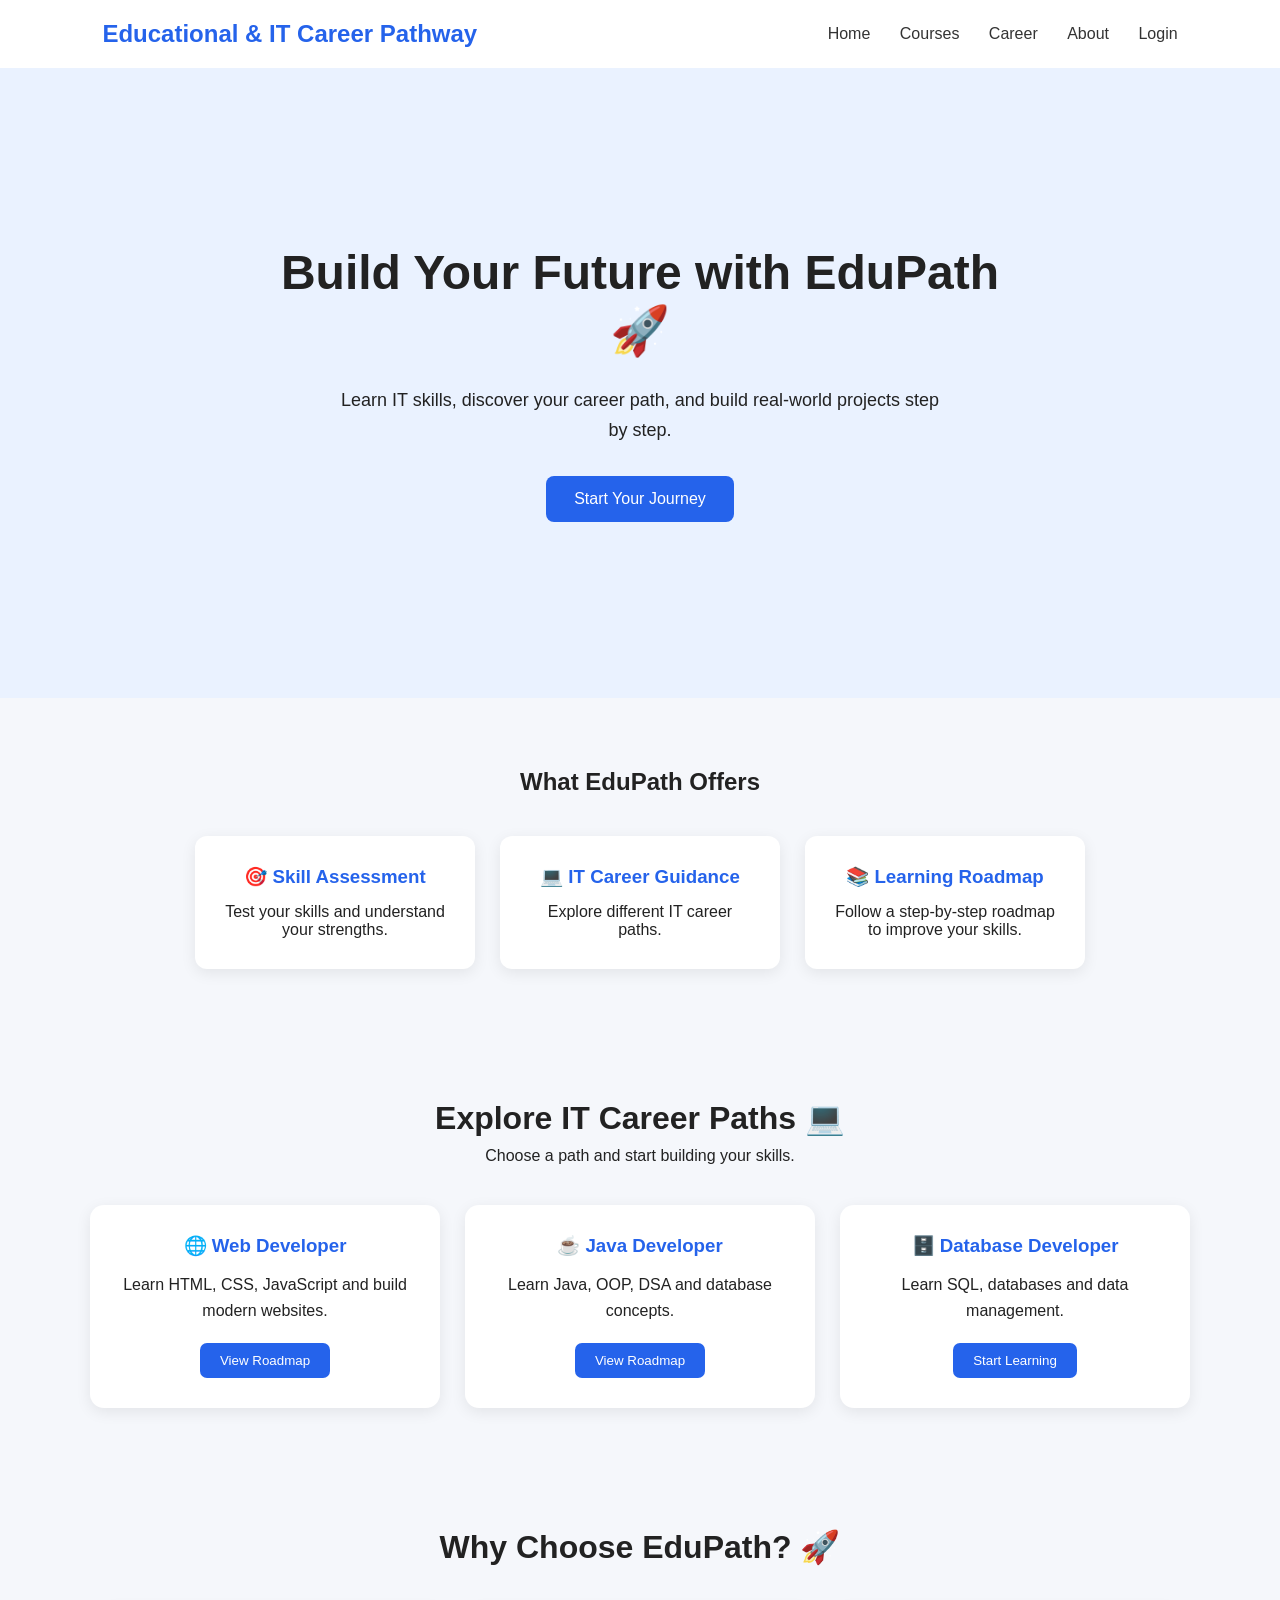
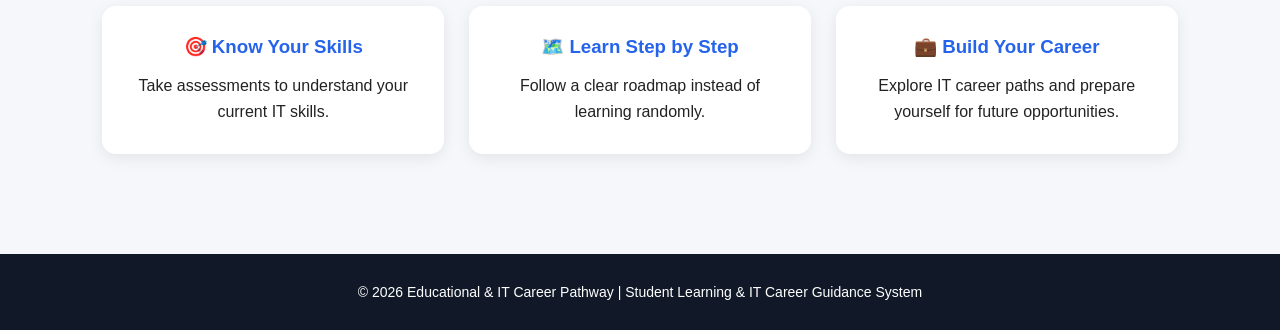
<file: index.html>
<!DOCTYPE html>
<html lang="en">

<head>
    <meta charset="UTF-8">
    <meta name="viewport" content="width=device-width, initial-scale=1.0">

    <title>EduPath - Student Learning & IT Career Guidance</title>

    <link rel="stylesheet" href="style.css">
</head>

<body>

    <!-- Header -->
    <header>
        <h2>Educational & IT Career Pathway</h2>

        <nav>
            <a href="index.html">Home</a>
            <a href="materials.html">Courses</a>
            <a href="roadmap.html">Career</a>
            <a href="about.html">About</a>
            <a href="login.html">Login</a>
        </nav>
    </header>


    <!-- Hero Section -->
    <section class="hero">

        <div class="hero-content">

            <h1>Build Your Future with EduPath 🚀</h1>

            <p>
                Learn IT skills, discover your career path,
                and build real-world projects step by step.
            </p>

            <a href="assessment.html">
                <button>Start Your Journey</button>
            </a>

        </div>

    </section>


    <!-- Features -->
    <section class="features">

        <h2>What EduPath Offers</h2>

        <div class="feature-box">

            <div>
                <h3>🎯 Skill Assessment</h3>
                <p>Test your skills and understand your strengths.</p>
            </div>

            <div>
                <h3>💻 IT Career Guidance</h3>
                <p>Explore different IT career paths.</p>
            </div>

            <div>
                <h3>📚 Learning Roadmap</h3>
                <p>Follow a step-by-step roadmap to improve your skills.</p>
            </div>

        </div>

    </section>


    <!-- Career Section -->
    <section class="career-section">

        <h2>Explore IT Career Paths 💻</h2>

        <p>Choose a path and start building your skills.</p>

        <div class="career-container">

            <div class="career-card">
                <h3>🌐 Web Developer</h3>

                <p>
                    Learn HTML, CSS, JavaScript and build modern websites.
                </p>

                <a href="roadmap.html">
                    <button>View Roadmap</button>
                </a>
            </div>


            <div class="career-card">
                <h3>☕ Java Developer</h3>

                <p>
                    Learn Java, OOP, DSA and database concepts.
                </p>

                <a href="roadmap.html">
                    <button>View Roadmap</button>
                </a>
            </div>


            <div class="career-card">
                <h3>🗄️ Database Developer</h3>

                <p>
                    Learn SQL, databases and data management.
                </p>

                <a href="materials.html">
                    <button>Start Learning</button>
                </a>
            </div>

        </div>

    </section>

    <section class="why-section">

        <h2>Why Choose EduPath? 🚀</h2>

        <div class="why-container">

            <div class="why-card">
                <h3>🎯 Know Your Skills</h3>
                <p>
                    Take assessments to understand your current IT skills.
                </p>
            </div>

            <div class="why-card">
                <h3>🗺️ Learn Step by Step</h3>
                <p>
                    Follow a clear roadmap instead of learning randomly.
                </p>
            </div>

            <div class="why-card">
                <h3>💼 Build Your Career</h3>
                <p>
                    Explore IT career paths and prepare yourself for future opportunities.
                </p>
            </div>

        </div>

    </section>

    <!-- Footer -->
    <footer>

        <p>
            © 2026 Educational & IT Career Pathway | Student Learning & IT Career Guidance System
        </p>

    </footer>


    <script src="script.js"></script>

</body>

</html>
</file>
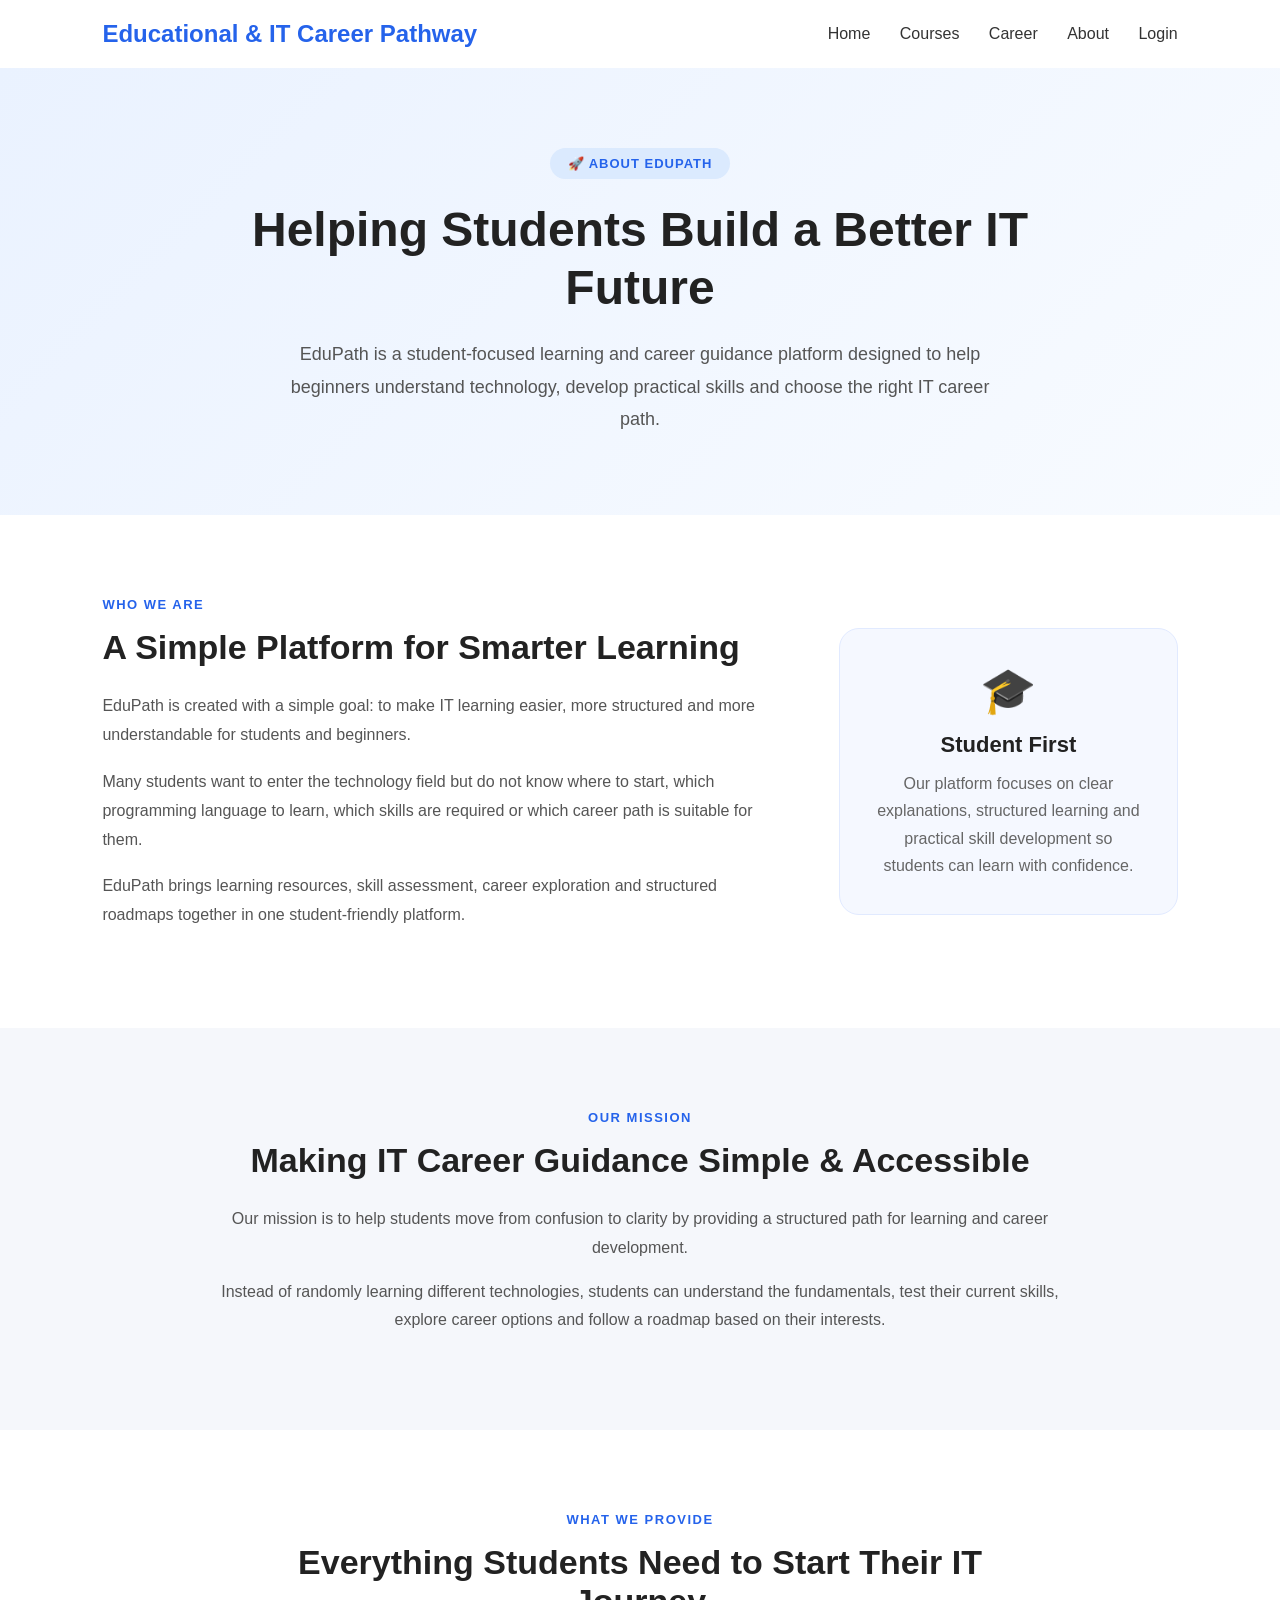
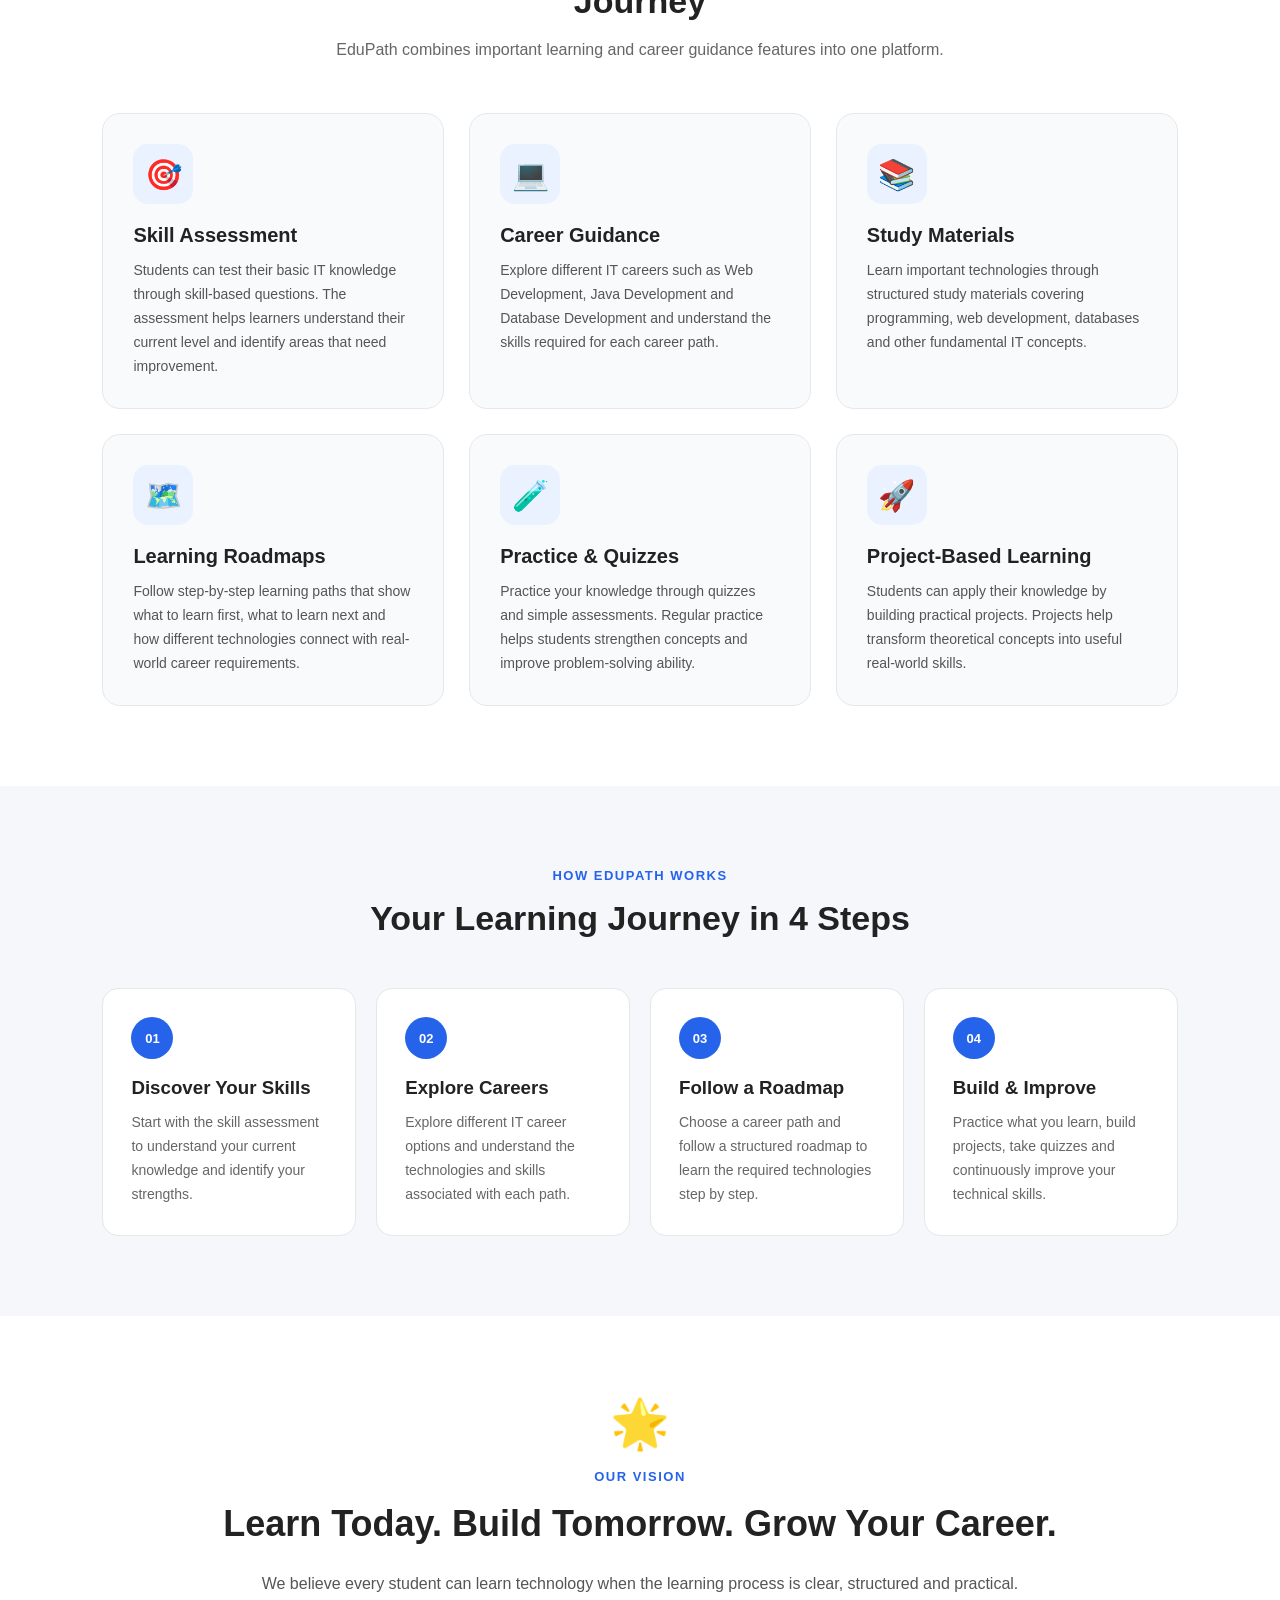
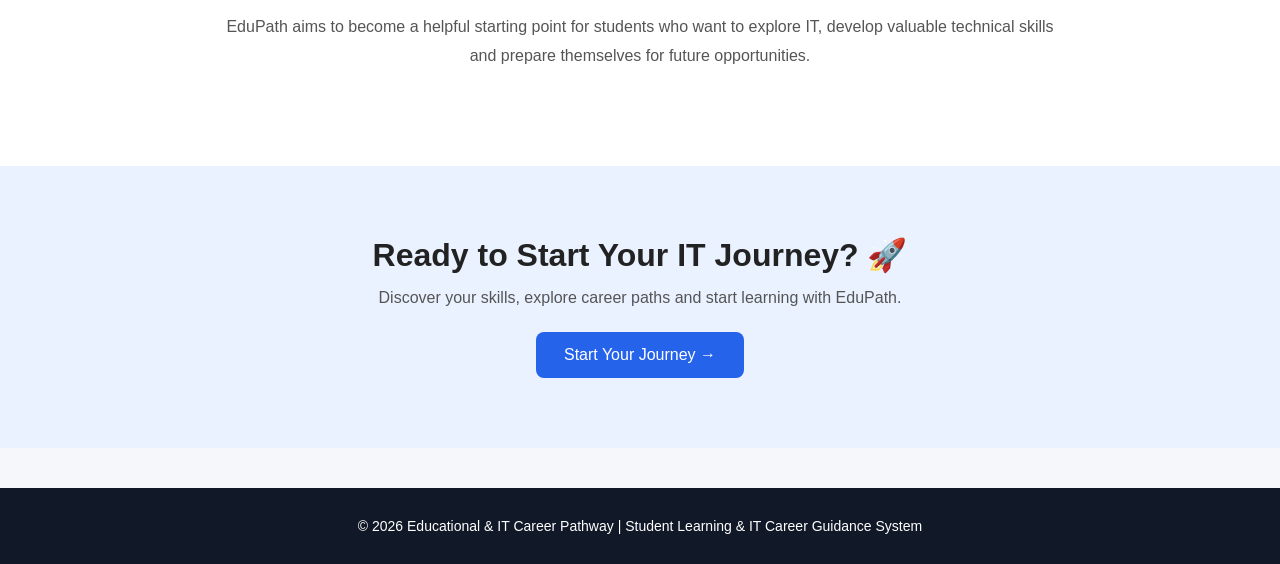
<file: about.html>
<!DOCTYPE html>
<html lang="en">

<head>
    <meta charset="UTF-8">

    <meta name="viewport" content="width=device-width, initial-scale=1.0">

    <title>Educational & IT Career Pathway - About Us</title>

    <link rel="stylesheet" href="style.css">
</head>

<body>


    <!-- ================= HEADER ================= -->

    <header>

        <h2>Educational & IT Career Pathway</h2>

        <nav>

            <a href="index.html">Home</a>

            <a href="materials.html">Courses</a>

            <a href="roadmap.html">Career</a>

            <a href="about.html">About</a>

            <a href="login.html">Login</a>

        </nav>

    </header>



    <!-- ================= ABOUT HERO ================= -->

    <section class="about-hero">

        <div class="about-hero-content">

            <span class="about-badge">
                🚀 ABOUT EDUPATH
            </span>

            <h1>
                Helping Students Build
                a Better IT Future
            </h1>

            <p>
                EduPath is a student-focused learning and
                career guidance platform designed to help
                beginners understand technology, develop
                practical skills and choose the right IT
                career path.
            </p>

        </div>

    </section>



    <!-- ================= ABOUT INTRO ================= -->

    <section class="about-section">

        <div class="about-content">

            <div class="about-text">

                <span class="section-label">
                    WHO WE ARE
                </span>

                <h2>
                    A Simple Platform for
                    Smarter Learning
                </h2>

                <p>
                    EduPath is created with a simple goal:
                    to make IT learning easier, more structured
                    and more understandable for students and
                    beginners.
                </p>

                <p>
                    Many students want to enter the technology
                    field but do not know where to start,
                    which programming language to learn,
                    which skills are required or which career
                    path is suitable for them.
                </p>

                <p>
                    EduPath brings learning resources,
                    skill assessment, career exploration and
                    structured roadmaps together in one
                    student-friendly platform.
                </p>

            </div>


            <div class="about-highlight">

                <div class="highlight-icon">
                    🎓
                </div>

                <h3>
                    Student First
                </h3>

                <p>
                    Our platform focuses on clear explanations,
                    structured learning and practical skill
                    development so students can learn with
                    confidence.
                </p>

            </div>

        </div>

    </section>



    <!-- ================= MISSION ================= -->

    <section class="mission-section">

        <div class="mission-content">

            <span class="section-label">
                OUR MISSION
            </span>

            <h2>
                Making IT Career Guidance
                Simple & Accessible
            </h2>

            <p>
                Our mission is to help students move from
                confusion to clarity by providing a structured
                path for learning and career development.
            </p>

            <p>
                Instead of randomly learning different
                technologies, students can understand the
                fundamentals, test their current skills,
                explore career options and follow a roadmap
                based on their interests.
            </p>

        </div>

    </section>



    <!-- ================= FEATURES ================= -->

    <section class="about-features">

        <div class="section-heading">

            <span class="section-label">
                WHAT WE PROVIDE
            </span>

            <h2>
                Everything Students Need
                to Start Their IT Journey
            </h2>

            <p>
                EduPath combines important learning and
                career guidance features into one platform.
            </p>

        </div>


        <div class="about-feature-grid">


            <!-- Feature 1 -->

            <div class="about-feature-card">

                <div class="about-feature-icon">
                    🎯
                </div>

                <h3>
                    Skill Assessment
                </h3>

                <p>
                    Students can test their basic IT knowledge
                    through skill-based questions. The assessment
                    helps learners understand their current level
                    and identify areas that need improvement.
                </p>

            </div>



            <!-- Feature 2 -->

            <div class="about-feature-card">

                <div class="about-feature-icon">
                    💻
                </div>

                <h3>
                    Career Guidance
                </h3>

                <p>
                    Explore different IT careers such as Web
                    Development, Java Development and Database
                    Development and understand the skills required
                    for each career path.
                </p>

            </div>



            <!-- Feature 3 -->

            <div class="about-feature-card">

                <div class="about-feature-icon">
                    📚
                </div>

                <h3>
                    Study Materials
                </h3>

                <p>
                    Learn important technologies through structured
                    study materials covering programming,
                    web development, databases and other
                    fundamental IT concepts.
                </p>

            </div>



            <!-- Feature 4 -->

            <div class="about-feature-card">

                <div class="about-feature-icon">
                    🗺️
                </div>

                <h3>
                    Learning Roadmaps
                </h3>

                <p>
                    Follow step-by-step learning paths that show
                    what to learn first, what to learn next and
                    how different technologies connect with
                    real-world career requirements.
                </p>

            </div>



            <!-- Feature 5 -->

            <div class="about-feature-card">

                <div class="about-feature-icon">
                    🧪
                </div>

                <h3>
                    Practice & Quizzes
                </h3>

                <p>
                    Practice your knowledge through quizzes and
                    simple assessments. Regular practice helps
                    students strengthen concepts and improve
                    problem-solving ability.
                </p>

            </div>



            <!-- Feature 6 -->

            <div class="about-feature-card">

                <div class="about-feature-icon">
                    🚀
                </div>

                <h3>
                    Project-Based Learning
                </h3>

                <p>
                    Students can apply their knowledge by building
                    practical projects. Projects help transform
                    theoretical concepts into useful real-world
                    skills.
                </p>

            </div>


        </div>

    </section>



    <!-- ================= HOW IT WORKS ================= -->

    <section class="how-section">

        <div class="section-heading">

            <span class="section-label">
                HOW EDUPATH WORKS
            </span>

            <h2>
                Your Learning Journey in 4 Steps
            </h2>

        </div>


        <div class="steps-container">


            <div class="step-card">

                <div class="step-number">
                    01
                </div>

                <h3>
                    Discover Your Skills
                </h3>

                <p>
                    Start with the skill assessment to understand
                    your current knowledge and identify your
                    strengths.
                </p>

            </div>



            <div class="step-card">

                <div class="step-number">
                    02
                </div>

                <h3>
                    Explore Careers
                </h3>

                <p>
                    Explore different IT career options and
                    understand the technologies and skills
                    associated with each path.
                </p>

            </div>



            <div class="step-card">

                <div class="step-number">
                    03
                </div>

                <h3>
                    Follow a Roadmap
                </h3>

                <p>
                    Choose a career path and follow a structured
                    roadmap to learn the required technologies
                    step by step.
                </p>

            </div>



            <div class="step-card">

                <div class="step-number">
                    04
                </div>

                <h3>
                    Build & Improve
                </h3>

                <p>
                    Practice what you learn, build projects,
                    take quizzes and continuously improve your
                    technical skills.
                </p>

            </div>


        </div>

    </section>



    <!-- ================= VISION ================= -->

    <section class="vision-section">

        <div class="vision-box">

            <div class="vision-icon">
                🌟
            </div>

            <span class="section-label">
                OUR VISION
            </span>

            <h2>
                Learn Today.
                Build Tomorrow.
                Grow Your Career.
            </h2>

            <p>
                We believe every student can learn technology
                when the learning process is clear, structured
                and practical.
            </p>

            <p>
                EduPath aims to become a helpful starting point
                for students who want to explore IT, develop
                valuable technical skills and prepare themselves
                for future opportunities.
            </p>

        </div>

    </section>



    <!-- ================= CTA ================= -->

    <section class="about-cta">

        <h2>
            Ready to Start Your IT Journey? 🚀
        </h2>

        <p>
            Discover your skills, explore career paths
            and start learning with EduPath.
        </p>

        <a href="assessment.html">

            <button>
                Start Your Journey →
            </button>

        </a>

    </section>



    <!-- ================= FOOTER ================= -->

    <footer>

        <p>
            © 2026 Educational & IT Career Pathway | Student Learning & IT Career Guidance System
        </p>

    </footer>


</body>

</html>
</file>
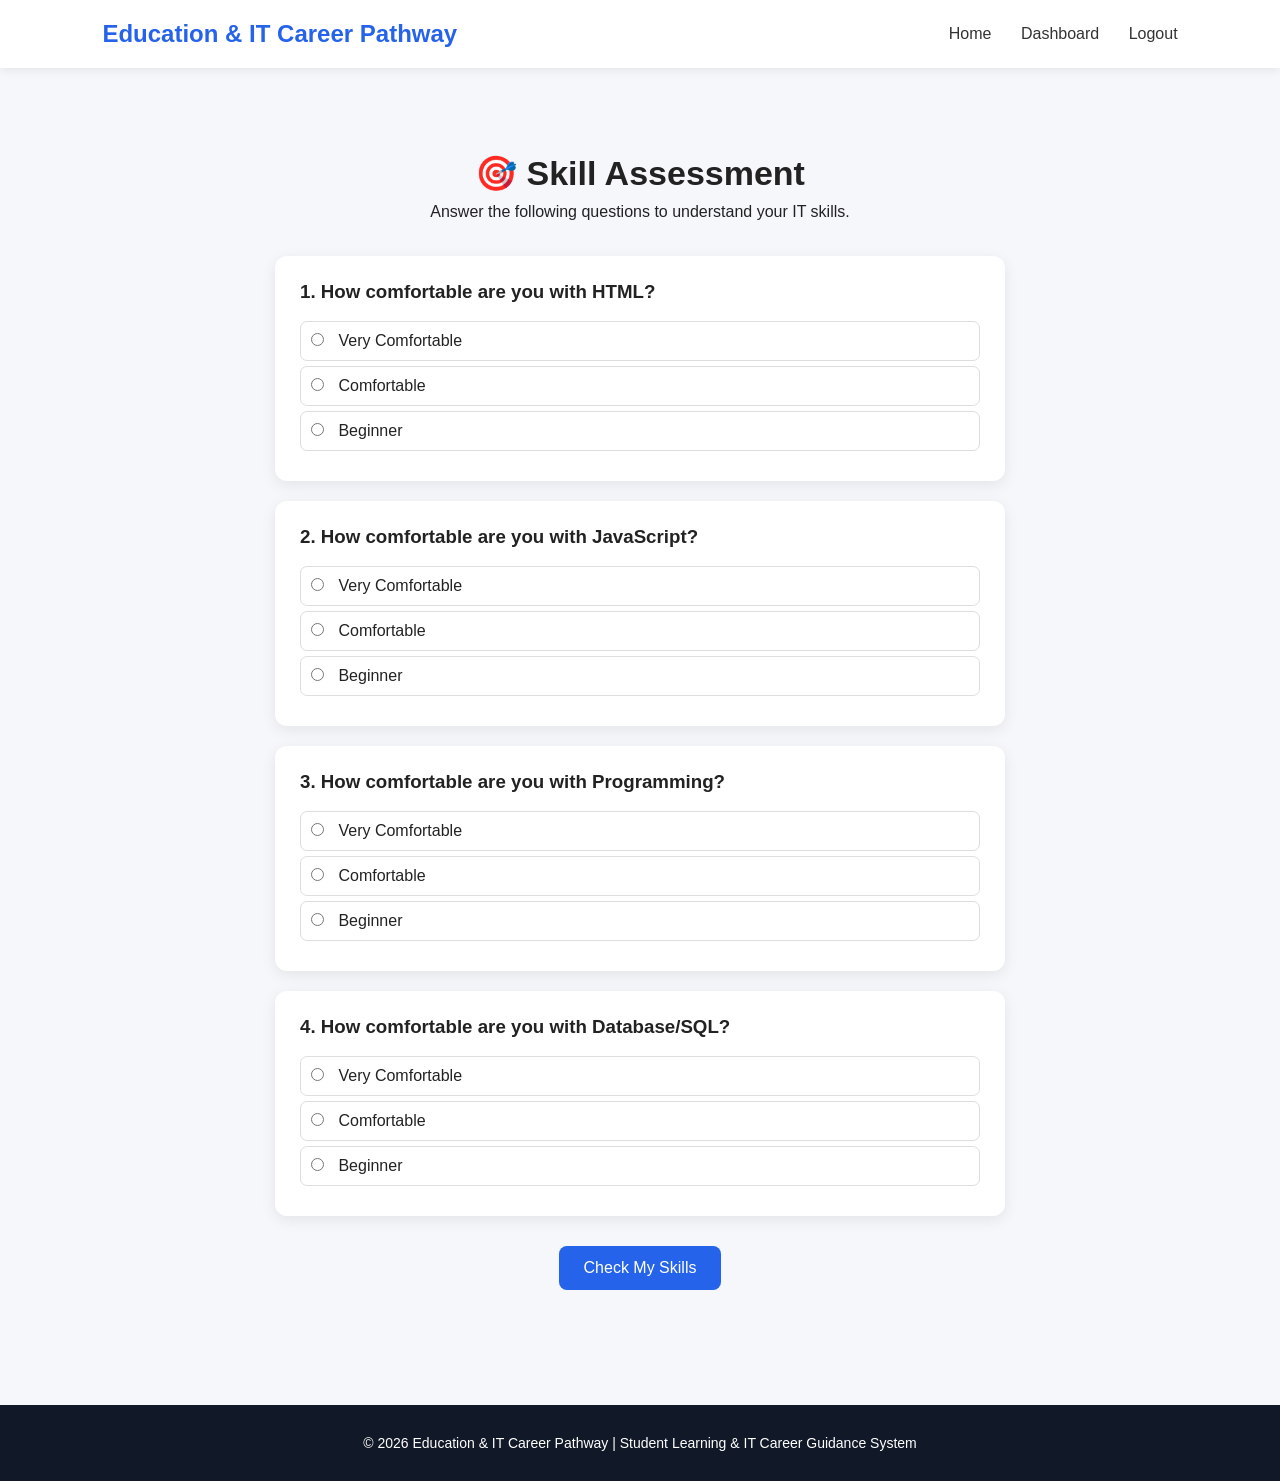
<file: assessment.html>
<!DOCTYPE html>
<html lang="en">

<head>
    <meta charset="UTF-8">
    <meta name="viewport" content="width=device-width, initial-scale=1.0">

    <title>Education & IT Career Pathway - Skill Assessment</title>

    <link rel="stylesheet" href="style.css">
</head>

<body>

    <header>
        <h2>Education & IT Career Pathway</h2>

        <nav>
            <a href="index.html">Home</a>
            <a href="dashboard.html">Dashboard</a>
            <a href="login.html">Logout</a>
        </nav>
    </header>

    <section class="assessment">

        <h1>🎯 Skill Assessment</h1>

        <p>
            Answer the following questions to understand
            your IT skills.
        </p>

        <form id="assessmentForm">

            <!-- Question 1 -->
            <div class="question">
                <h3>1. How comfortable are you with HTML?</h3>

                <label>
                    <input type="radio" name="q1" value="3" required>
                    Very Comfortable
                </label>

                <label>
                    <input type="radio" name="q1" value="2">
                    Comfortable
                </label>

                <label>
                    <input type="radio" name="q1" value="1">
                    Beginner
                </label>
            </div>

            <!-- Question 2 -->
            <div class="question">
                <h3>2. How comfortable are you with JavaScript?</h3>

                <label>
                    <input type="radio" name="q2" value="3" required>
                    Very Comfortable
                </label>

                <label>
                    <input type="radio" name="q2" value="2">
                    Comfortable
                </label>

                <label>
                    <input type="radio" name="q2" value="1">
                    Beginner
                </label>
            </div>

            <!-- Question 3 -->
            <div class="question">
                <h3>3. How comfortable are you with Programming?</h3>

                <label>
                    <input type="radio" name="q3" value="3" required>
                    Very Comfortable
                </label>

                <label>
                    <input type="radio" name="q3" value="2">
                    Comfortable
                </label>

                <label>
                    <input type="radio" name="q3" value="1">
                    Beginner
                </label>
            </div>

            <!-- Question 4 -->
            <div class="question">
                <h3>4. How comfortable are you with Database/SQL?</h3>

                <label>
                    <input type="radio" name="q4" value="3" required>
                    Very Comfortable
                </label>

                <label>
                    <input type="radio" name="q4" value="2">
                    Comfortable
                </label>

                <label>
                    <input type="radio" name="q4" value="1">
                    Beginner
                </label>
            </div>

            <button type="submit">Check My Skills</button>

        </form>

        <!-- Result -->
        <div id="assessmentResult"></div>

        <div id="careerRecommendation"></div>

    </section>

    <footer>
        <p>
            © 2026 Education & IT Career Pathway |
            Student Learning & IT Career Guidance System
        </p>
    </footer>


    <script>

        document.getElementById("assessmentForm").addEventListener("submit", function(event) {

            event.preventDefault();

            let score = 0;

            // Get selected answers
            score += Number(document.querySelector('input[name="q1"]:checked').value);
            score += Number(document.querySelector('input[name="q2"]:checked').value);
            score += Number(document.querySelector('input[name="q3"]:checked').value);
            score += Number(document.querySelector('input[name="q4"]:checked').value);


            let level = "";
            let recommendation = "";


            // Skill level
            if (score >= 10) {

                level = "Advanced 🚀";

                recommendation =
                    "You have strong IT skills. Web Development, Full Stack Development and Software Development can be good career paths for you.";

            } 
            else if (score >= 7) {

                level = "Intermediate 💪";

                recommendation =
                    "You have a good foundation. Continue improving HTML, CSS, JavaScript, Programming and SQL.";

            } 
            else {

                level = "Beginner 🌱";

                recommendation =
                    "Start with HTML, CSS, JavaScript and basic Programming. Practice regularly and build small projects.";

            }


            // Show result
            document.getElementById("assessmentResult").innerHTML =
                "<h2>📊 Your Assessment Result</h2>" +
                "<p><strong>Total Score:</strong> " + score + " / 12</p>" +
                "<p><strong>Skill Level:</strong> " + level + "</p>";


            document.getElementById("careerRecommendation").innerHTML =
                "<h2>💼 Career Recommendation</h2>" +
                "<p>" + recommendation + "</p>";

        });

    </script>

</body>

</html>
</file>
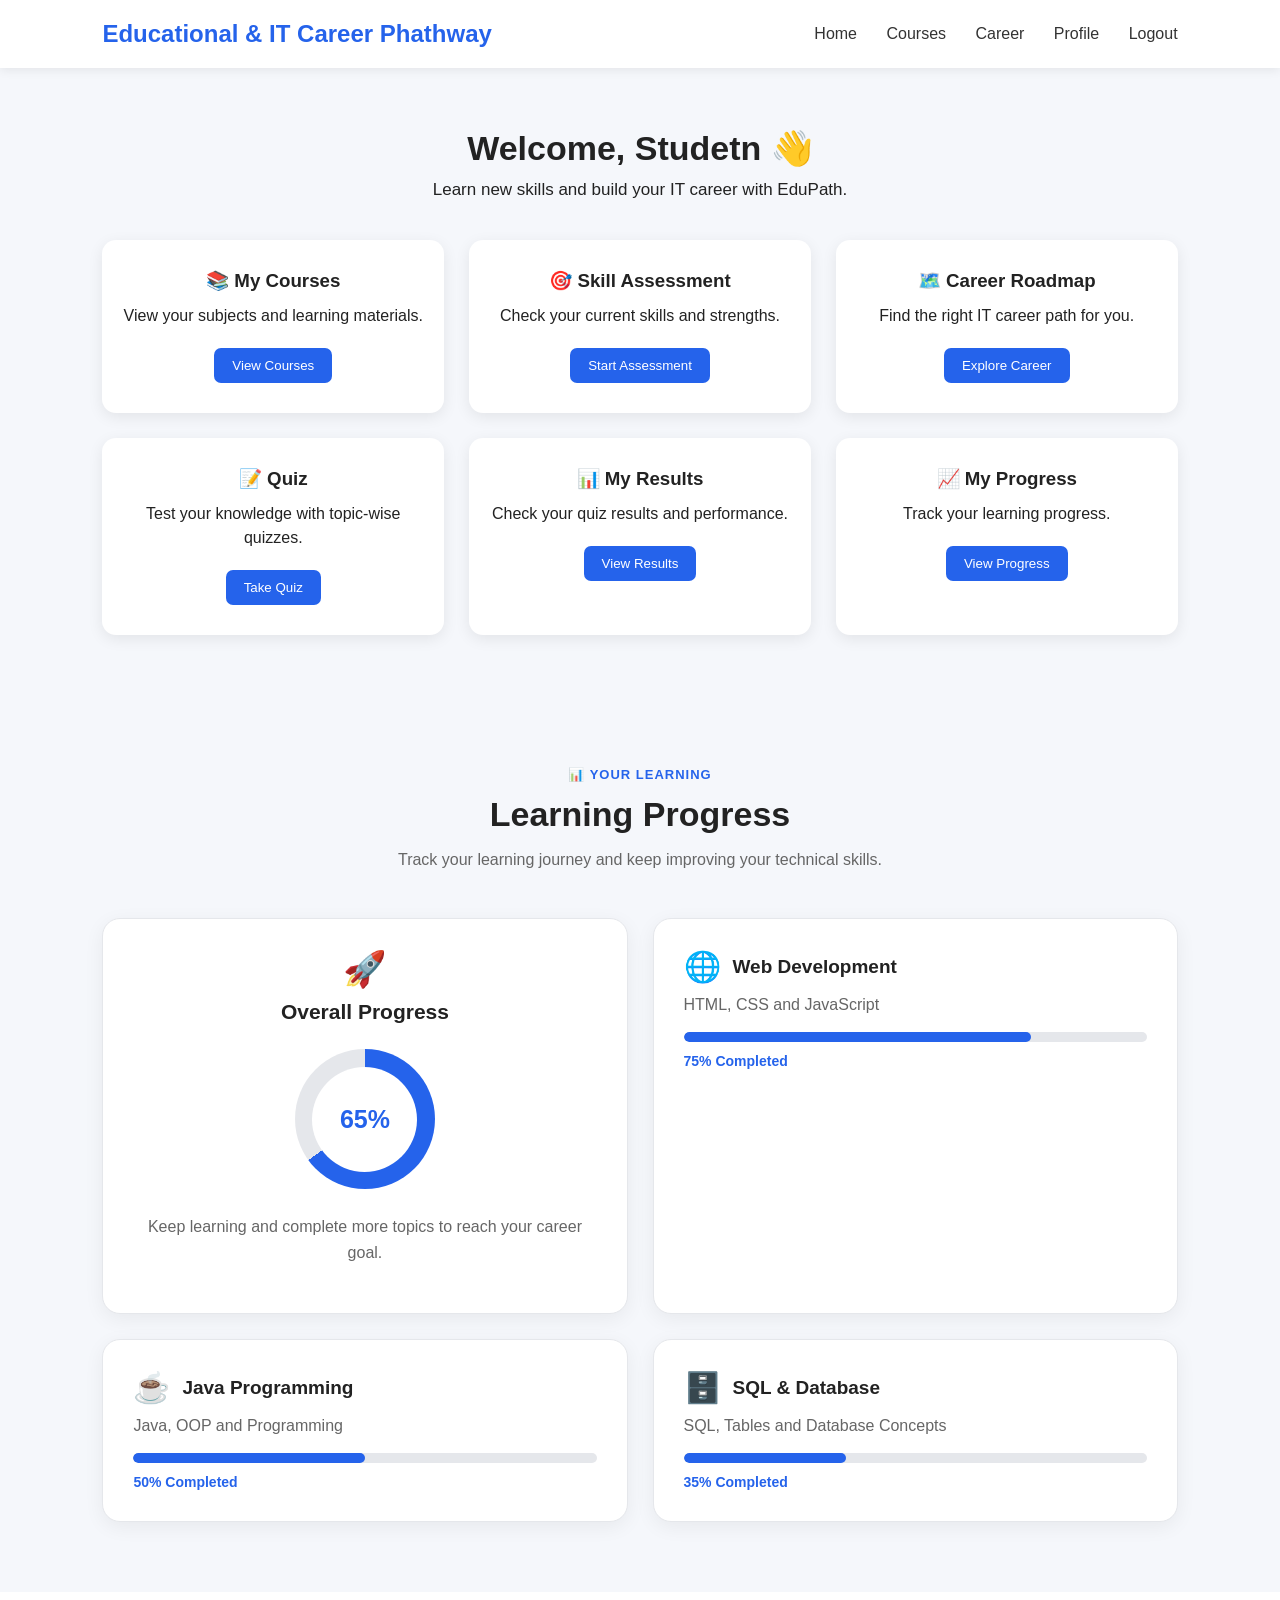
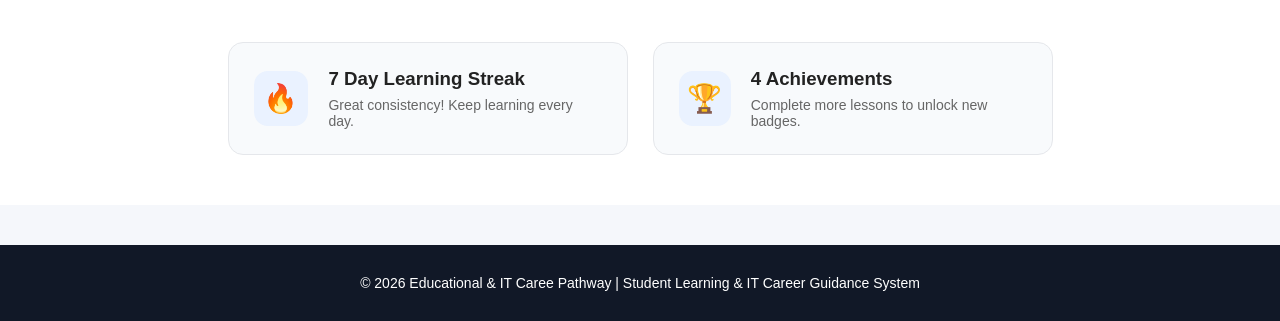
<file: dashboard.html>
<!DOCTYPE html>
<html lang="en">

<head>
    <meta charset="UTF-8">
    <meta name="viewport" content="width=device-width, initial-scale=1.0">

    <title>Educational & IT Caree Pathway - Student Dashboard</title>

    <link rel="stylesheet" href="style.css">
</head>

<body>

    <!-- Header -->
    <header>
        <h2>Educational & IT Career Phathway</h2>

        <nav>
            <a href="index.html">Home</a>
            <a href="materials.html">Courses</a>
            <a href="roadmap.html">Career</a>
            <a href="profile.html">Profile</a>
            <a href="login.html" id="logoutLink">Logout</a>
        </nav>
    </header>

    <!-- Dashboard -->
    <section class="dashboard">

        <h1>Welcome, <span id=studentName">Studetn</span> 👋</h1>

        <p>Learn new skills and build your IT career with EduPath.</p>

        <div class="dashboard-box">

            <div class="dashboard-card">
                <h3>📚 My Courses</h3>
                <p>View your subjects and learning materials.</p>
                <a href="materials.html">
                    <button>View Courses</button>
                </a>
            </div>

            <div class="dashboard-card">
                <h3>🎯 Skill Assessment</h3>
                <p>Check your current skills and strengths.</p>
                <a href="assessment.html">
                    <button>Start Assessment</button>
                </a>
            </div>

            <div class="dashboard-card">
                <h3>🗺️ Career Roadmap</h3>
                <p>Find the right IT career path for you.</p>
                <a href="roadmap.html">
                    <button>Explore Career</button>
                </a>
            </div>

            <div class="dashboard-card">
                <h3>📝 Quiz</h3>
                <p>Test your knowledge with topic-wise quizzes.</p>
                <a href="quiz.html">
                    <button>Take Quiz</button>
                </a>
            </div>

            <div class="dashboard-card">
                <h3>📊 My Results</h3>
                <p>Check your quiz results and performance.</p>
                <a href="results.html">
                    <button>View Results</button>
                </a>
            </div>

            <div class="dashboard-card">
                <h3>📈 My Progress</h3>
                <p>Track your learning progress.</p>
                <a href="results.html">
                    <button>View Progress</button>
                </a>
            </div>

        </div>

    </section>
      <!-- Progress Tracker -->

<section class="progress-section">

    <div class="progress-heading">

        <span>📊 YOUR LEARNING</span>

        <h2>Learning Progress</h2>

        <p>
            Track your learning journey and keep improving
            your technical skills.
        </p>

    </div>


    <div class="progress-container">


        <!-- Overall Progress -->

        <div class="progress-card overall-progress">

            <div class="progress-icon">
                🚀
            </div>

            <h3>Overall Progress</h3>

            <div class="progress-circle">
                <span>65%</span>
            </div>

            <p>
                Keep learning and complete more topics
                to reach your career goal.
            </p>

        </div>



        <!-- Course Progress -->

        <div class="progress-card">

            <div class="progress-card-top">

                <span>🌐</span>

                <h3>Web Development</h3>

            </div>

            <p>
                HTML, CSS and JavaScript
            </p>

            <div class="progress-bar">

                <div
                    class="progress-fill"
                    style="width: 75%;">
                </div>

            </div>

            <strong>75% Completed</strong>

        </div>



        <!-- Java -->

        <div class="progress-card">

            <div class="progress-card-top">

                <span>☕</span>

                <h3>Java Programming</h3>

            </div>

            <p>
                Java, OOP and Programming
            </p>

            <div class="progress-bar">

                <div
                    class="progress-fill"
                    style="width: 50%;">
                </div>

            </div>

            <strong>50% Completed</strong>

        </div>



        <!-- Database -->

        <div class="progress-card">

            <div class="progress-card-top">

                <span>🗄️</span>

                <h3>SQL & Database</h3>

            </div>

            <p>
                SQL, Tables and Database Concepts
            </p>

            <div class="progress-bar">

                <div
                    class="progress-fill"
                    style="width: 35%;">
                </div>

            </div>

            <strong>35% Completed</strong>

        </div>


    </div>

</section>



<!-- Learning Streak -->

<section class="streak-section">

    <div class="streak-card">

        <div class="streak-icon">
            🔥
        </div>

        <div>

            <h3>7 Day Learning Streak</h3>

            <p>
                Great consistency! Keep learning every day.
            </p>

        </div>

    </div>


    <div class="streak-card">

        <div class="streak-icon">
            🏆
        </div>

        <div>

            <h3>4 Achievements</h3>

            <p>
                Complete more lessons to unlock new badges.
            </p>

        </div>

    </div>

</section>
    <footer>
        <p>© 2026 Educational & IT Caree Pathway | Student Learning & IT Career Guidance System</p>
    </footer>

</body>

</html>
</file>
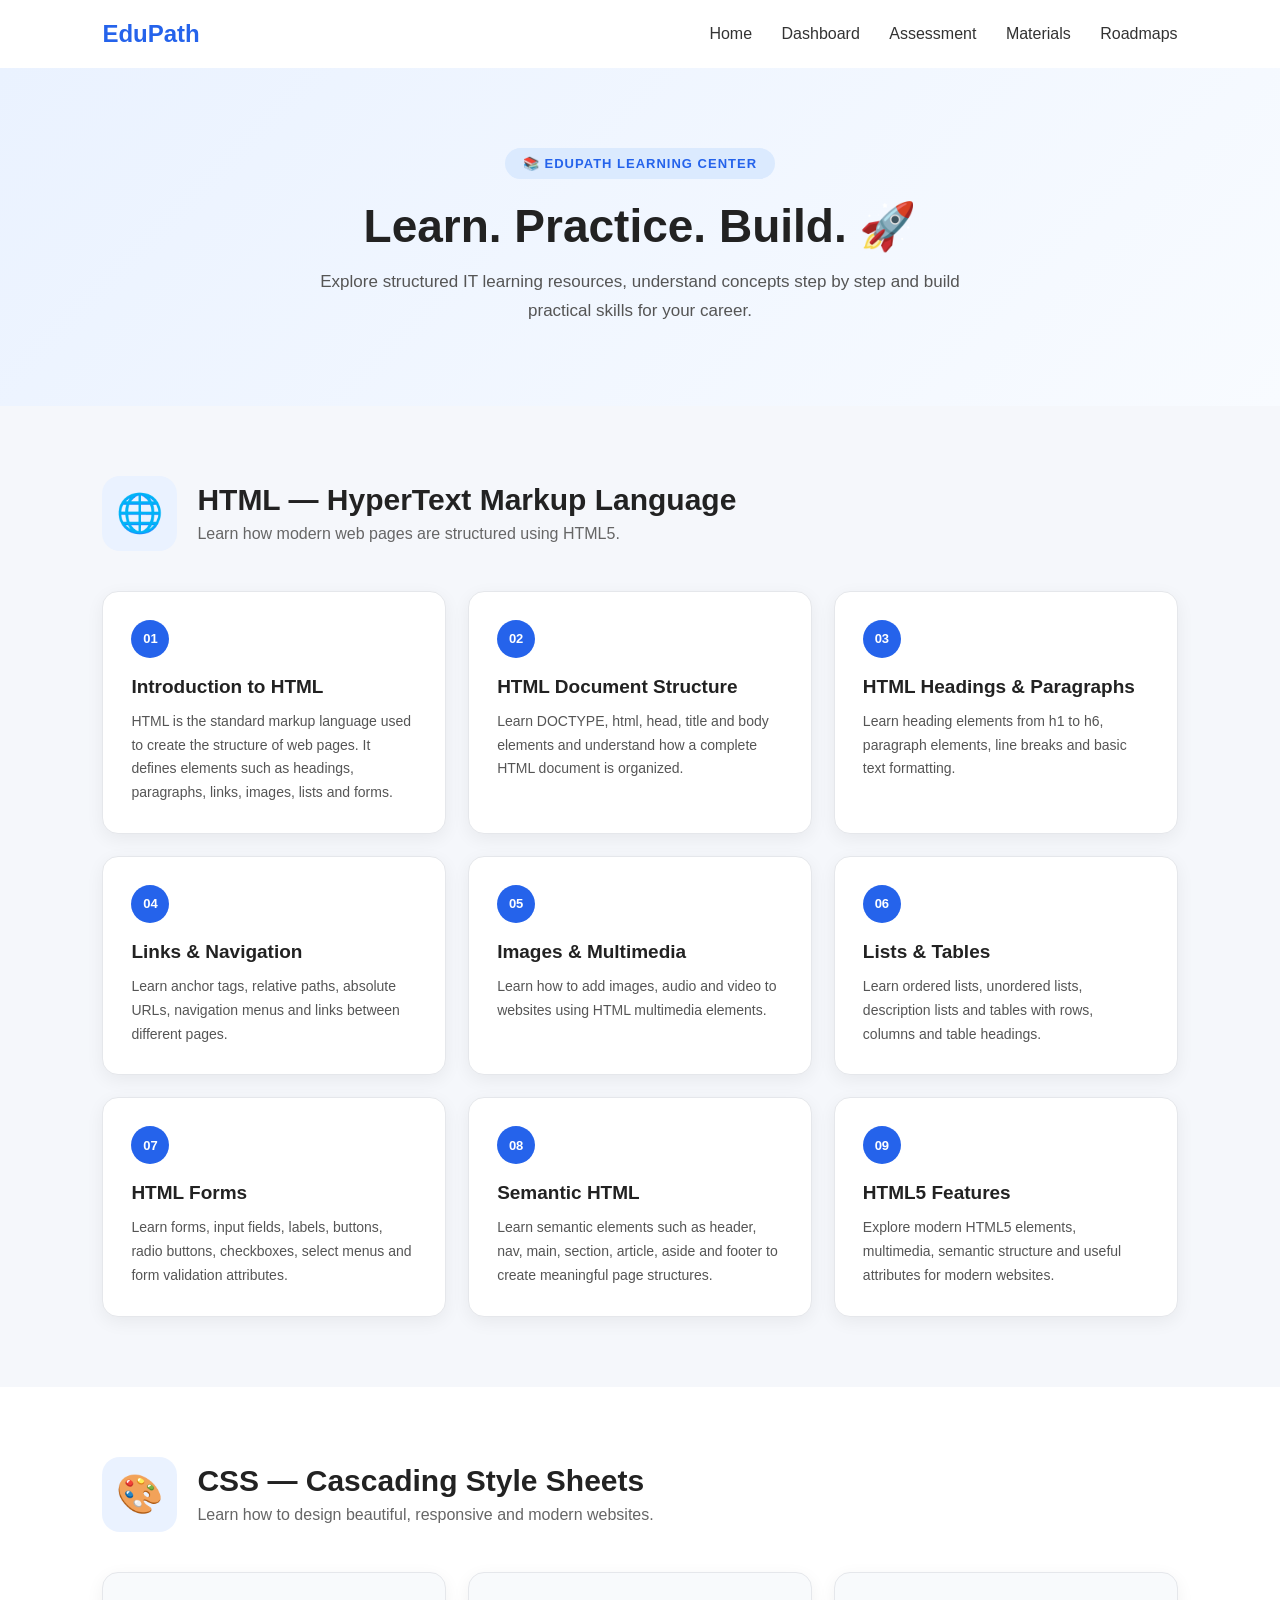
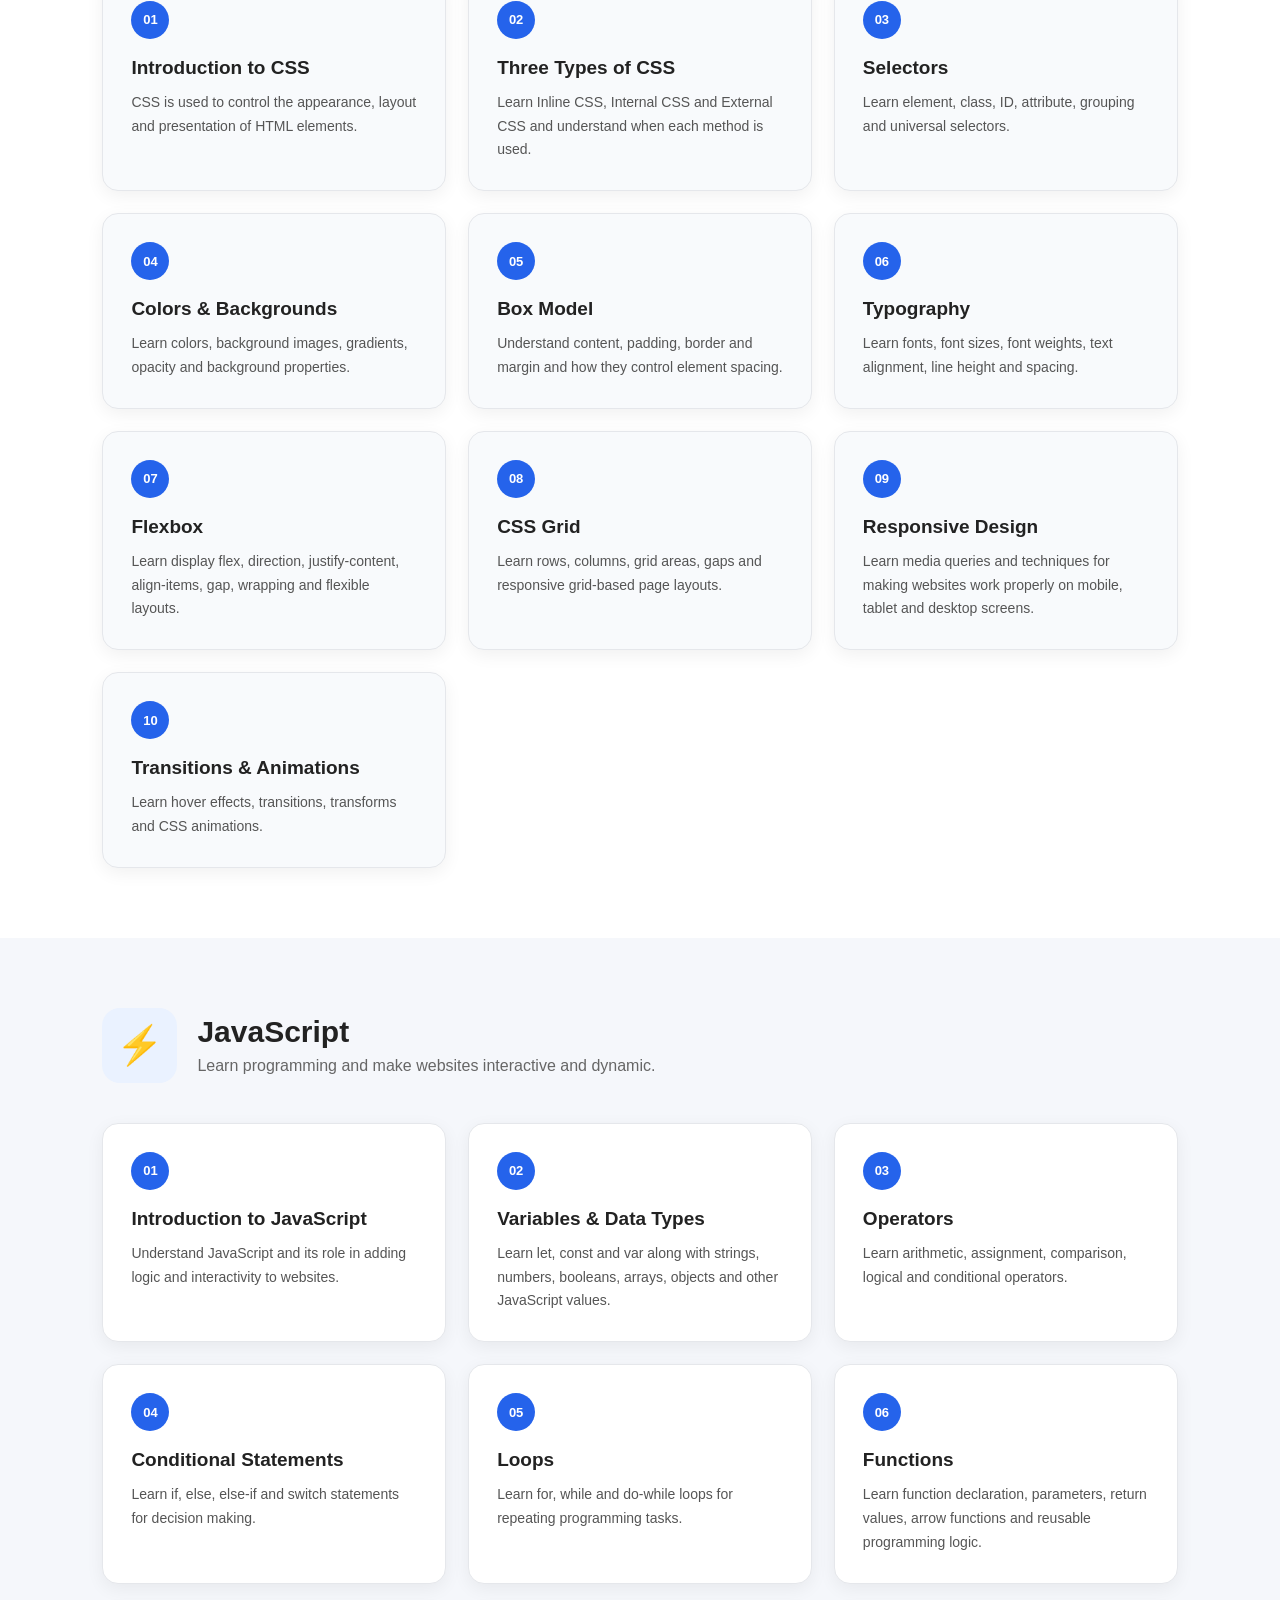
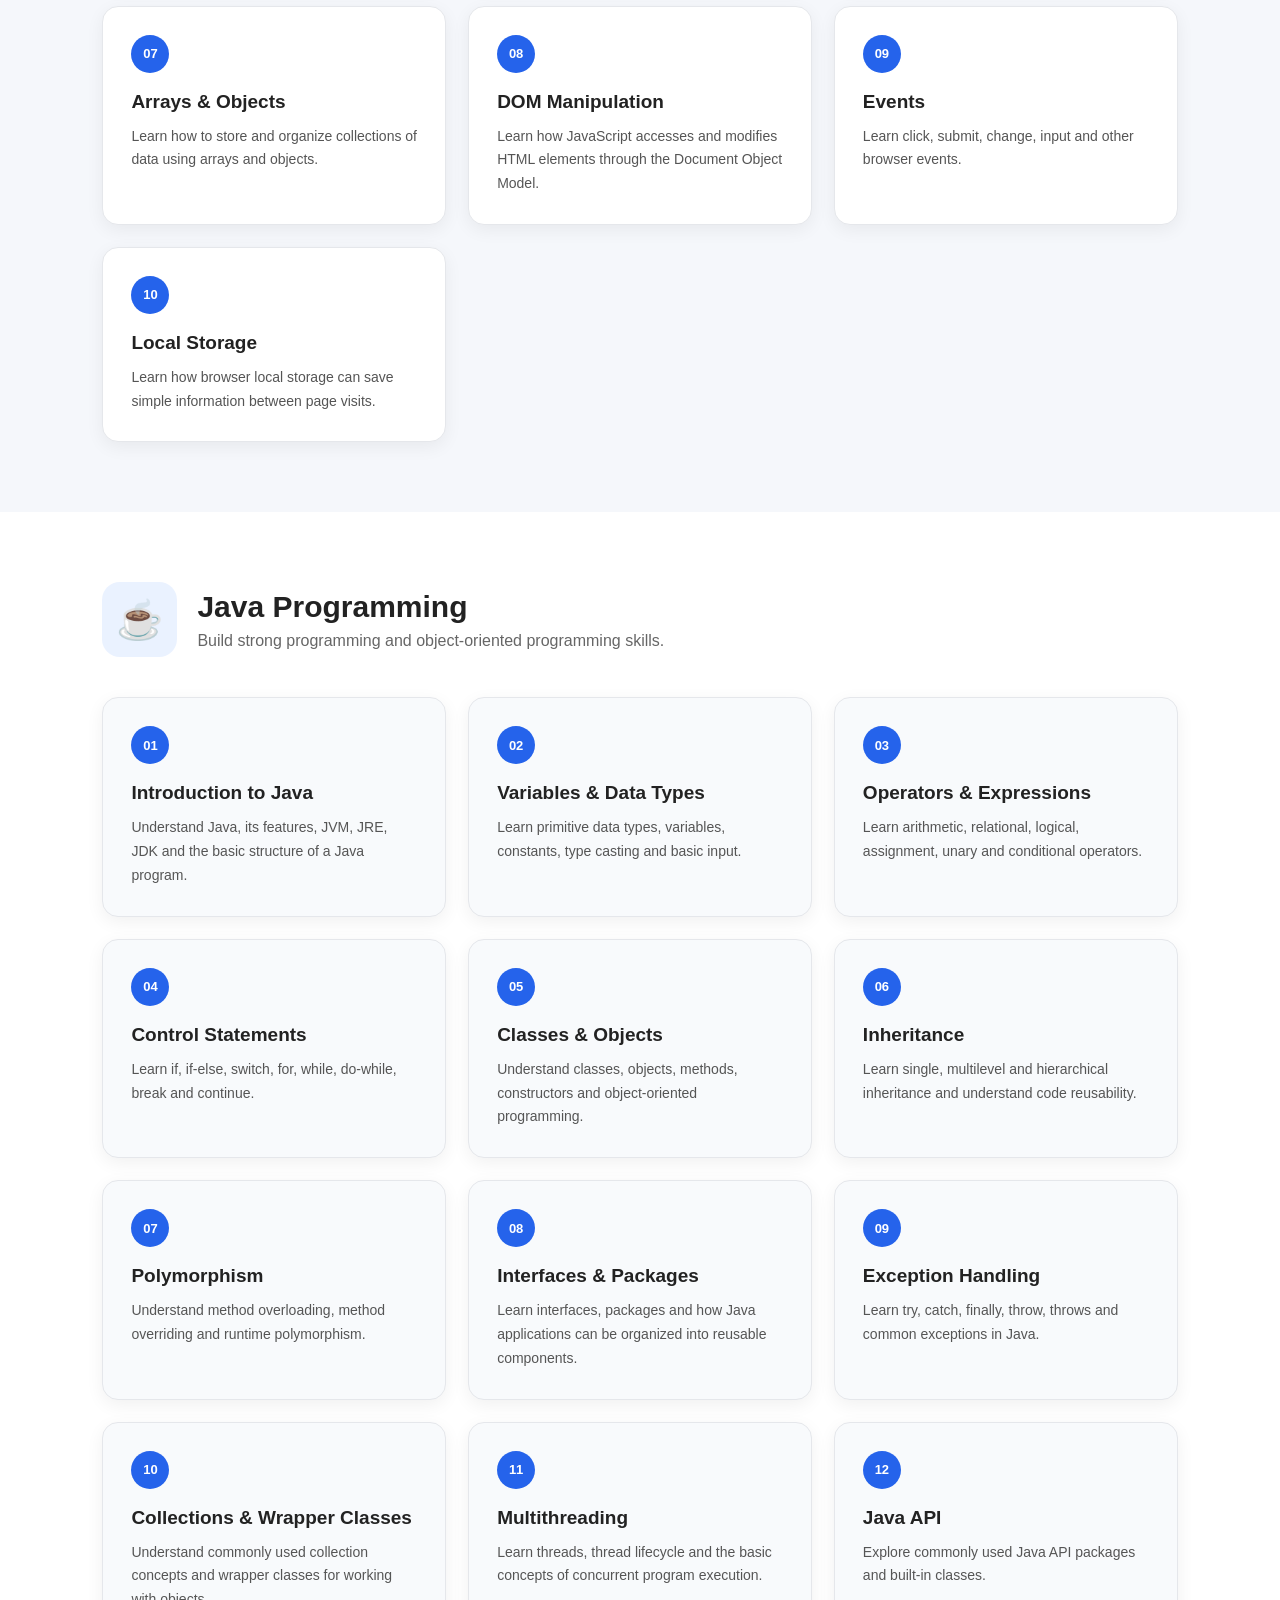
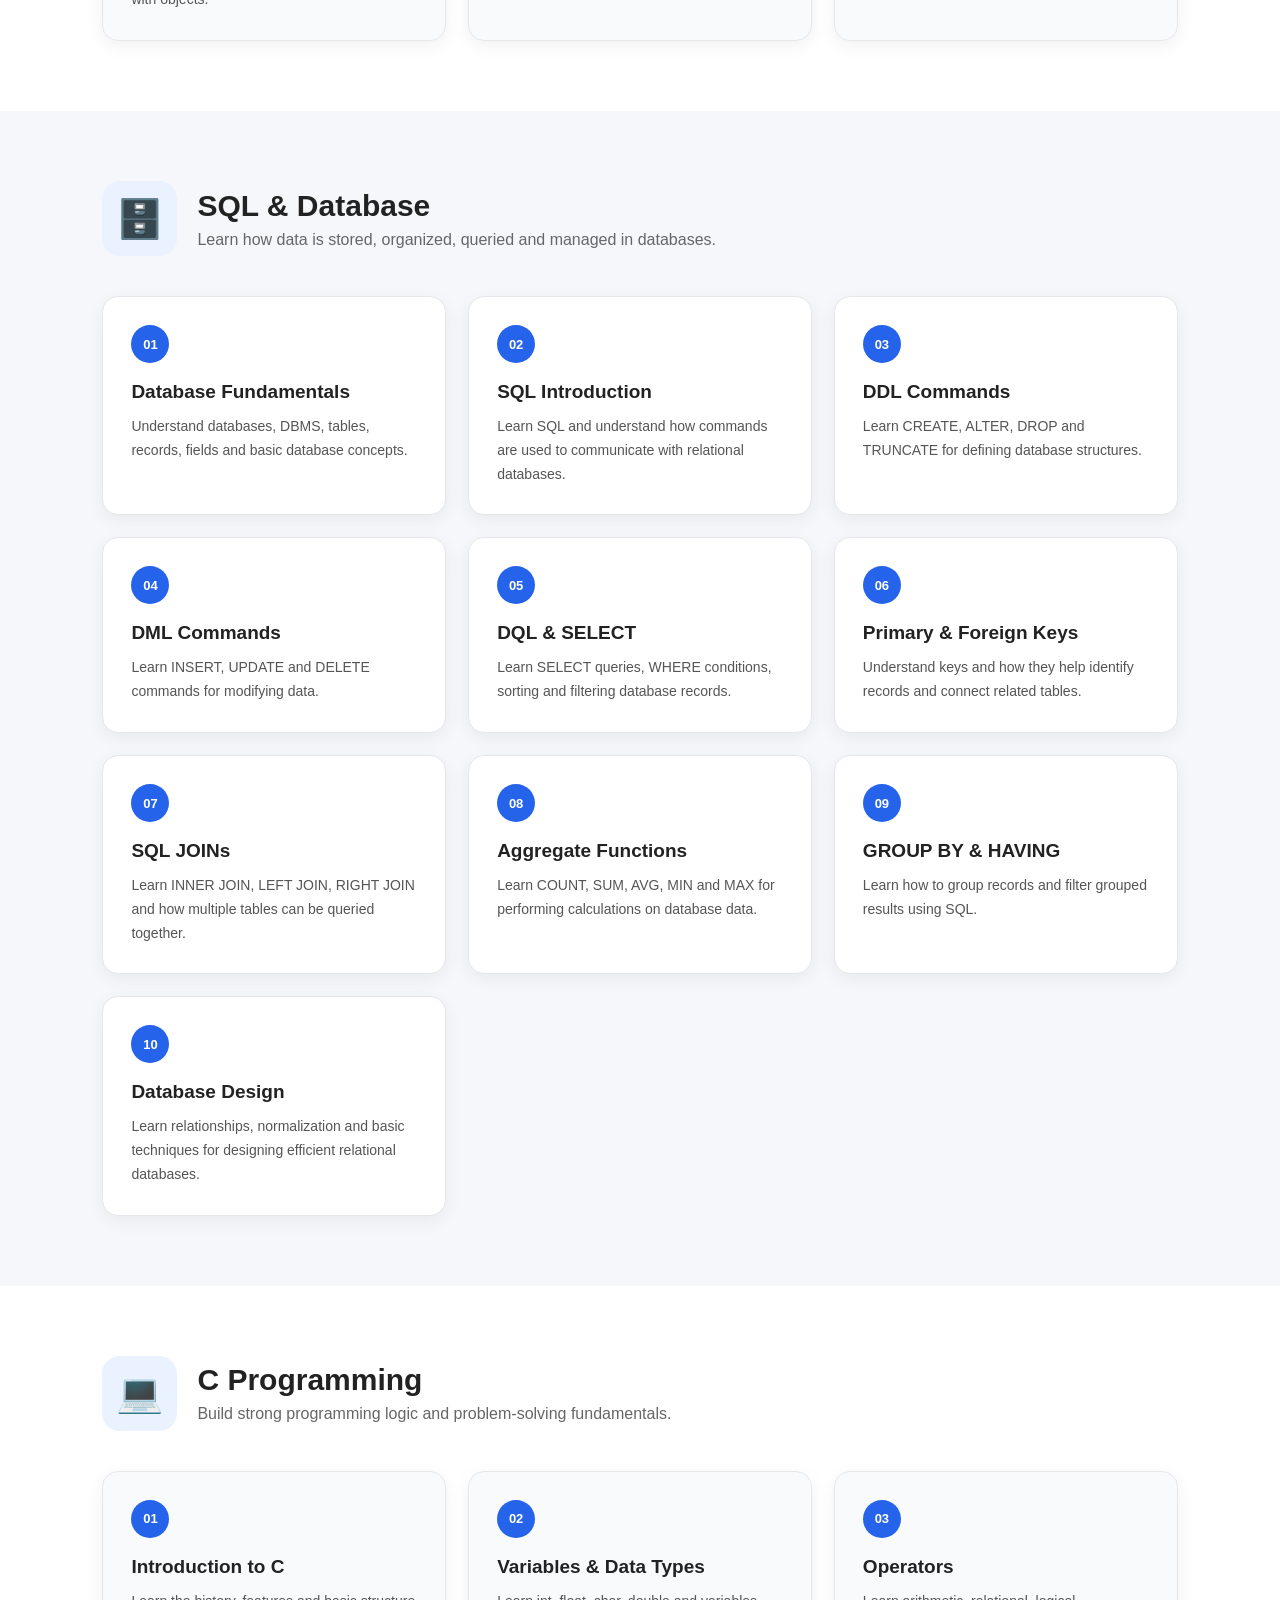
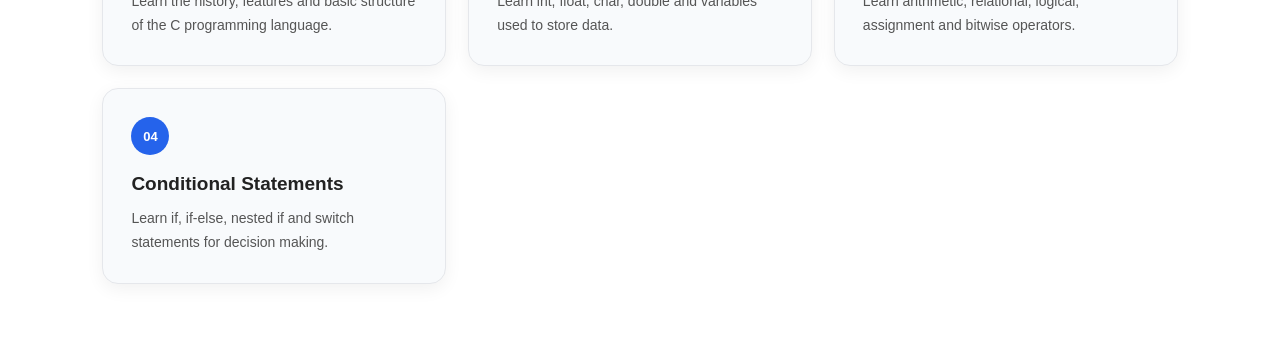
<file: learning.html>
<!DOCTYPE html>
<html lang="en">

<head>

    <meta charset="UTF-8">

    <meta name="viewport" content="width=device-width, initial-scale=1.0">

    <title>Educational & IT Caree Pathway - Learning Center</title>

    <link rel="stylesheet" href="style.css">

</head>


<body>


    <!-- ================= HEADER ================= -->

    <header>

        <h2>EduPath</h2>

        <nav>

            <a href="index.html">Home</a>

            <a href="dashboard.html">Dashboard</a>

            <a href="assessment.html">Assessment</a>

            <a href="materials.html">Materials</a>

            <a href="roadmap.html">Roadmaps</a>

        </nav>

    </header>



    <!-- ================= HERO ================= -->

    <section class="learning-hero">

        <span>📚 EDUPATH LEARNING CENTER</span>

        <h1>Learn. Practice. Build. 🚀</h1>

        <p>
            Explore structured IT learning resources,
            understand concepts step by step and build
            practical skills for your career.
        </p>

    </section>



    <!-- ================================================= -->
    <!-- ================= HTML ========================== -->
    <!-- ================================================= -->

    <section class="learning-section" id="html">

        <div class="learning-title">

            <div class="learning-icon">🌐</div>

            <div>

                <h2>HTML — HyperText Markup Language</h2>

                <p>
                    Learn how modern web pages are structured
                    using HTML5.
                </p>

            </div>

        </div>


        <div class="topic-grid">


            <article class="topic-card">

                <span>01</span>

                <h3>Introduction to HTML</h3>

                <p>
                    HTML is the standard markup language used
                    to create the structure of web pages.
                    It defines elements such as headings,
                    paragraphs, links, images, lists and forms.
                </p>

            </article>


            <article class="topic-card">

                <span>02</span>

                <h3>HTML Document Structure</h3>

                <p>
                    Learn DOCTYPE, html, head, title and body
                    elements and understand how a complete HTML
                    document is organized.
                </p>

            </article>


            <article class="topic-card">

                <span>03</span>

                <h3>HTML Headings & Paragraphs</h3>

                <p>
                    Learn heading elements from h1 to h6,
                    paragraph elements, line breaks and
                    basic text formatting.
                </p>

            </article>


            <article class="topic-card">

                <span>04</span>

                <h3>Links & Navigation</h3>

                <p>
                    Learn anchor tags, relative paths, absolute
                    URLs, navigation menus and links between
                    different pages.
                </p>

            </article>


            <article class="topic-card">

                <span>05</span>

                <h3>Images & Multimedia</h3>

                <p>
                    Learn how to add images, audio and video
                    to websites using HTML multimedia elements.
                </p>

            </article>


            <article class="topic-card">

                <span>06</span>

                <h3>Lists & Tables</h3>

                <p>
                    Learn ordered lists, unordered lists,
                    description lists and tables with rows,
                    columns and table headings.
                </p>

            </article>


            <article class="topic-card">

                <span>07</span>

                <h3>HTML Forms</h3>

                <p>
                    Learn forms, input fields, labels, buttons,
                    radio buttons, checkboxes, select menus
                    and form validation attributes.
                </p>

            </article>


            <article class="topic-card">

                <span>08</span>

                <h3>Semantic HTML</h3>

                <p>
                    Learn semantic elements such as header,
                    nav, main, section, article, aside and
                    footer to create meaningful page structures.
                </p>

            </article>


            <article class="topic-card">

                <span>09</span>

                <h3>HTML5 Features</h3>

                <p>
                    Explore modern HTML5 elements, multimedia,
                    semantic structure and useful attributes
                    for modern websites.
                </p>

            </article>


        </div>

    </section>



    <!-- ================================================= -->
    <!-- ================= CSS =========================== -->
    <!-- ================================================= -->

    <section class="learning-section alternate" id="css">

        <div class="learning-title">

            <div class="learning-icon">🎨</div>

            <div>

                <h2>CSS — Cascading Style Sheets</h2>

                <p>
                    Learn how to design beautiful,
                    responsive and modern websites.
                </p>

            </div>

        </div>


        <div class="topic-grid">


            <article class="topic-card">

                <span>01</span>

                <h3>Introduction to CSS</h3>

                <p>
                    CSS is used to control the appearance,
                    layout and presentation of HTML elements.
                </p>

            </article>


            <article class="topic-card">

                <span>02</span>

                <h3>Three Types of CSS</h3>

                <p>
                    Learn Inline CSS, Internal CSS and External
                    CSS and understand when each method is used.
                </p>

            </article>


            <article class="topic-card">

                <span>03</span>

                <h3>Selectors</h3>

                <p>
                    Learn element, class, ID, attribute,
                    grouping and universal selectors.
                </p>

            </article>


            <article class="topic-card">

                <span>04</span>

                <h3>Colors & Backgrounds</h3>

                <p>
                    Learn colors, background images,
                    gradients, opacity and background properties.
                </p>

            </article>


            <article class="topic-card">

                <span>05</span>

                <h3>Box Model</h3>

                <p>
                    Understand content, padding, border and
                    margin and how they control element spacing.
                </p>

            </article>


            <article class="topic-card">

                <span>06</span>

                <h3>Typography</h3>

                <p>
                    Learn fonts, font sizes, font weights,
                    text alignment, line height and spacing.
                </p>

            </article>


            <article class="topic-card">

                <span>07</span>

                <h3>Flexbox</h3>

                <p>
                    Learn display flex, direction, justify-content,
                    align-items, gap, wrapping and flexible layouts.
                </p>

            </article>


            <article class="topic-card">

                <span>08</span>

                <h3>CSS Grid</h3>

                <p>
                    Learn rows, columns, grid areas, gaps and
                    responsive grid-based page layouts.
                </p>

            </article>


            <article class="topic-card">

                <span>09</span>

                <h3>Responsive Design</h3>

                <p>
                    Learn media queries and techniques for making
                    websites work properly on mobile, tablet
                    and desktop screens.
                </p>

            </article>


            <article class="topic-card">

                <span>10</span>

                <h3>Transitions & Animations</h3>

                <p>
                    Learn hover effects, transitions,
                    transforms and CSS animations.
                </p>

            </article>


        </div>

    </section>



    <!-- ================================================= -->
    <!-- ================ JAVASCRIPT ===================== -->
    <!-- ================================================= -->

    <section class="learning-section" id="javascript">

        <div class="learning-title">

            <div class="learning-icon">⚡</div>

            <div>

                <h2>JavaScript</h2>

                <p>
                    Learn programming and make websites
                    interactive and dynamic.
                </p>

            </div>

        </div>


        <div class="topic-grid">


            <article class="topic-card">

                <span>01</span>

                <h3>Introduction to JavaScript</h3>

                <p>
                    Understand JavaScript and its role in
                    adding logic and interactivity to websites.
                </p>

            </article>


            <article class="topic-card">

                <span>02</span>

                <h3>Variables & Data Types</h3>

                <p>
                    Learn let, const and var along with
                    strings, numbers, booleans, arrays,
                    objects and other JavaScript values.
                </p>

            </article>


            <article class="topic-card">

                <span>03</span>

                <h3>Operators</h3>

                <p>
                    Learn arithmetic, assignment, comparison,
                    logical and conditional operators.
                </p>

            </article>


            <article class="topic-card">

                <span>04</span>

                <h3>Conditional Statements</h3>

                <p>
                    Learn if, else, else-if and switch
                    statements for decision making.
                </p>

            </article>


            <article class="topic-card">

                <span>05</span>

                <h3>Loops</h3>

                <p>
                    Learn for, while and do-while loops
                    for repeating programming tasks.
                </p>

            </article>


            <article class="topic-card">

                <span>06</span>

                <h3>Functions</h3>

                <p>
                    Learn function declaration, parameters,
                    return values, arrow functions and
                    reusable programming logic.
                </p>

            </article>


            <article class="topic-card">

                <span>07</span>

                <h3>Arrays & Objects</h3>

                <p>
                    Learn how to store and organize collections
                    of data using arrays and objects.
                </p>

            </article>


            <article class="topic-card">

                <span>08</span>

                <h3>DOM Manipulation</h3>

                <p>
                    Learn how JavaScript accesses and modifies
                    HTML elements through the Document Object Model.
                </p>

            </article>


            <article class="topic-card">

                <span>09</span>

                <h3>Events</h3>

                <p>
                    Learn click, submit, change, input and
                    other browser events.
                </p>

            </article>


            <article class="topic-card">

                <span>10</span>

                <h3>Local Storage</h3>

                <p>
                    Learn how browser local storage can save
                    simple information between page visits.
                </p>

            </article>


        </div>

    </section>



    <!-- ================================================= -->
    <!-- ================= JAVA ========================== -->
    <!-- ================================================= -->

    <section class="learning-section alternate" id="java">

        <div class="learning-title">

            <div class="learning-icon">☕</div>

            <div>

                <h2>Java Programming</h2>

                <p>
                    Build strong programming and
                    object-oriented programming skills.
                </p>

            </div>

        </div>


        <div class="topic-grid">


            <article class="topic-card">

                <span>01</span>

                <h3>Introduction to Java</h3>

                <p>
                    Understand Java, its features, JVM,
                    JRE, JDK and the basic structure of a
                    Java program.
                </p>

            </article>


            <article class="topic-card">

                <span>02</span>

                <h3>Variables & Data Types</h3>

                <p>
                    Learn primitive data types, variables,
                    constants, type casting and basic input.
                </p>

            </article>


            <article class="topic-card">

                <span>03</span>

                <h3>Operators & Expressions</h3>

                <p>
                    Learn arithmetic, relational, logical,
                    assignment, unary and conditional operators.
                </p>

            </article>


            <article class="topic-card">

                <span>04</span>

                <h3>Control Statements</h3>

                <p>
                    Learn if, if-else, switch, for, while,
                    do-while, break and continue.
                </p>

            </article>


            <article class="topic-card">

                <span>05</span>

                <h3>Classes & Objects</h3>

                <p>
                    Understand classes, objects, methods,
                    constructors and object-oriented programming.
                </p>

            </article>


            <article class="topic-card">

                <span>06</span>

                <h3>Inheritance</h3>

                <p>
                    Learn single, multilevel and hierarchical
                    inheritance and understand code reusability.
                </p>

            </article>


            <article class="topic-card">

                <span>07</span>

                <h3>Polymorphism</h3>

                <p>
                    Understand method overloading,
                    method overriding and runtime polymorphism.
                </p>

            </article>


            <article class="topic-card">

                <span>08</span>

                <h3>Interfaces & Packages</h3>

                <p>
                    Learn interfaces, packages and how Java
                    applications can be organized into reusable
                    components.
                </p>

            </article>


            <article class="topic-card">

                <span>09</span>

                <h3>Exception Handling</h3>

                <p>
                    Learn try, catch, finally, throw, throws
                    and common exceptions in Java.
                </p>

            </article>


            <article class="topic-card">

                <span>10</span>

                <h3>Collections & Wrapper Classes</h3>

                <p>
                    Understand commonly used collection concepts
                    and wrapper classes for working with objects.
                </p>

            </article>


            <article class="topic-card">

                <span>11</span>

                <h3>Multithreading</h3>

                <p>
                    Learn threads, thread lifecycle and the basic
                    concepts of concurrent program execution.
                </p>

            </article>


            <article class="topic-card">

                <span>12</span>

                <h3>Java API</h3>

                <p>
                    Explore commonly used Java API packages
                    and built-in classes.
                </p>

            </article>


        </div>

    </section>



    <!-- ================================================= -->
    <!-- ================= SQL =========================== -->
    <!-- ================================================= -->

    <section class="learning-section" id="sql">

        <div class="learning-title">

            <div class="learning-icon">🗄️</div>

            <div>

                <h2>SQL & Database</h2>

                <p>
                    Learn how data is stored, organized,
                    queried and managed in databases.
                </p>

            </div>

        </div>


        <div class="topic-grid">


            <article class="topic-card">

                <span>01</span>

                <h3>Database Fundamentals</h3>

                <p>
                    Understand databases, DBMS, tables,
                    records, fields and basic database concepts.
                </p>

            </article>


            <article class="topic-card">

                <span>02</span>

                <h3>SQL Introduction</h3>

                <p>
                    Learn SQL and understand how commands are
                    used to communicate with relational databases.
                </p>

            </article>


            <article class="topic-card">

                <span>03</span>

                <h3>DDL Commands</h3>

                <p>
                    Learn CREATE, ALTER, DROP and TRUNCATE
                    for defining database structures.
                </p>

            </article>


            <article class="topic-card">

                <span>04</span>

                <h3>DML Commands</h3>

                <p>
                    Learn INSERT, UPDATE and DELETE commands
                    for modifying data.
                </p>

            </article>


            <article class="topic-card">

                <span>05</span>

                <h3>DQL & SELECT</h3>

                <p>
                    Learn SELECT queries, WHERE conditions,
                    sorting and filtering database records.
                </p>

            </article>


            <article class="topic-card">

                <span>06</span>

                <h3>Primary & Foreign Keys</h3>

                <p>
                    Understand keys and how they help identify
                    records and connect related tables.
                </p>

            </article>


            <article class="topic-card">

                <span>07</span>

                <h3>SQL JOINs</h3>

                <p>
                    Learn INNER JOIN, LEFT JOIN, RIGHT JOIN
                    and how multiple tables can be queried together.
                </p>

            </article>


            <article class="topic-card">

                <span>08</span>

                <h3>Aggregate Functions</h3>

                <p>
                    Learn COUNT, SUM, AVG, MIN and MAX for
                    performing calculations on database data.
                </p>

            </article>


            <article class="topic-card">

                <span>09</span>

                <h3>GROUP BY & HAVING</h3>

                <p>
                    Learn how to group records and filter
                    grouped results using SQL.
                </p>

            </article>


            <article class="topic-card">

                <span>10</span>

                <h3>Database Design</h3>

                <p>
                    Learn relationships, normalization and
                    basic techniques for designing efficient
                    relational databases.
                </p>

            </article>


        </div>

    </section>



    <!-- ================================================= -->
    <!-- ================= C ============================= -->
    <!-- ================================================= -->

    <section class="learning-section alternate" id="c">

        <div class="learning-title">

            <div class="learning-icon">💻</div>

            <div>

                <h2>C Programming</h2>

                <p>
                    Build strong programming logic and
                    problem-solving fundamentals.
                </p>

            </div>

        </div>


        <div class="topic-grid">


            <article class="topic-card">

                <span>01</span>

                <h3>Introduction to C</h3>

                <p>
                    Learn the history, features and basic
                    structure of the C programming language.
                </p>

            </article>


            <article class="topic-card">

                <span>02</span>

                <h3>Variables & Data Types</h3>

                <p>
                    Learn int, float, char, double and
                    variables used to store data.
                </p>

            </article>


            <article class="topic-card">

                <span>03</span>

                <h3>Operators</h3>

                <p>
                    Learn arithmetic, relational, logical,
                    assignment and bitwise operators.
                </p>

            </article>


            <article class="topic-card">

                <span>04</span>

                <h3>Conditional Statements</h3>

                <p>
                    Learn if, if-else, nested if and
                    switch statements for decision making.
                </p>

            </article>
</file>
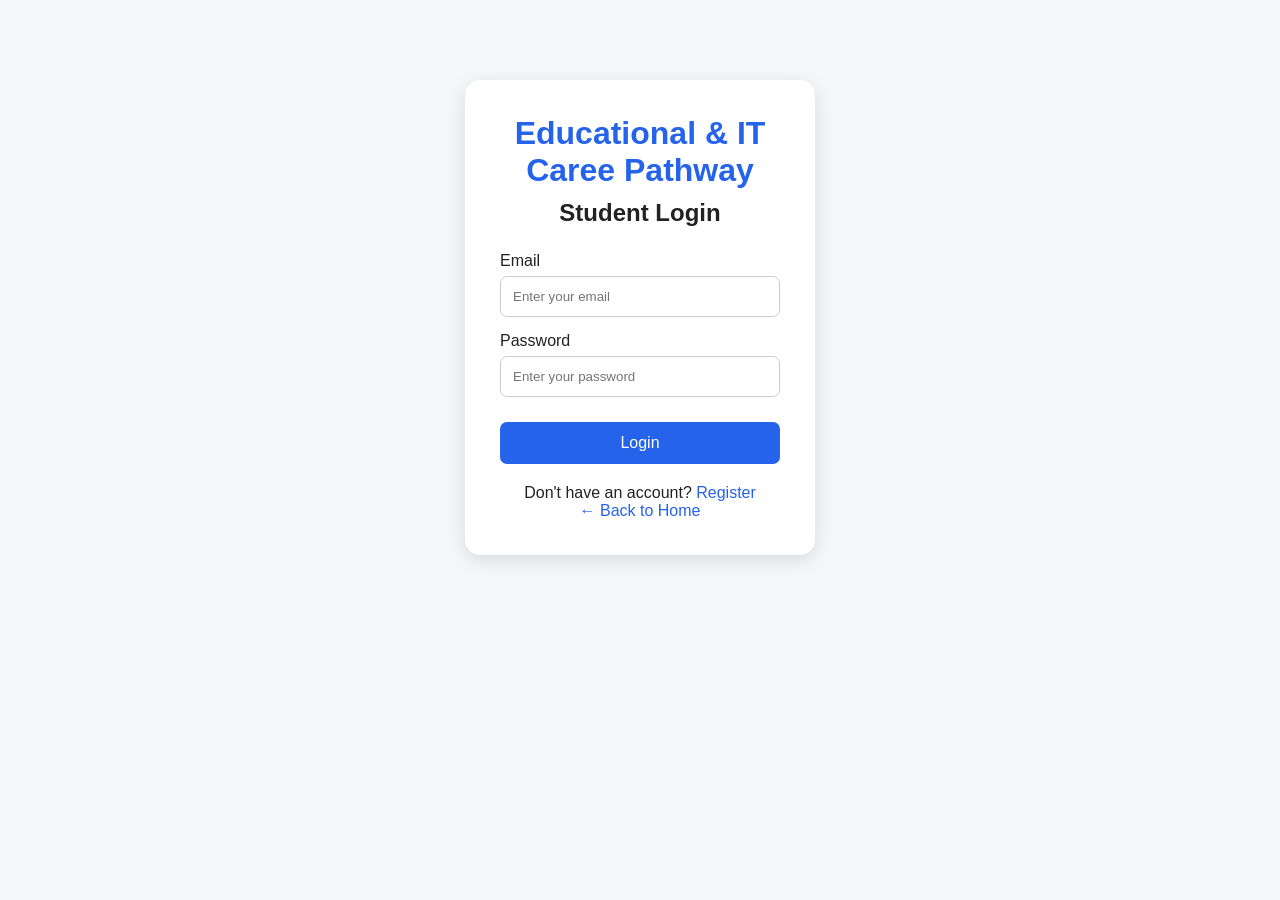
<file: login.html>
<!DOCTYPE html>
<html lang="en">

<head>
    <meta charset="UTF-8">
    <meta name="viewport" content="width=device-width, initial-scale=1.0">

    <title>Educational & IT Caree Pathway - Login</title>

    <link rel="stylesheet" href="style.css">
</head>

<body>

    <div class="login-container">

        <h1>Educational & IT Caree Pathway</h1>
        <h2>Student Login</h2>

        <form id="loginForm">

            <label>Email</label>
            <input type="email" id="email" placeholder="Enter your email" required>

            <label>Password</label>
            <input type="password" id="password" placeholder="Enter your password" required>

            <button type="submit">Login</button>

        </form>

        <p>
            Don't have an account?
            <a href="register.html">Register</a>
        </p>

        <a href="index.html">← Back to Home</a>

    </div>

    <script src="script.js"></script>

</body>

</html>
</file>
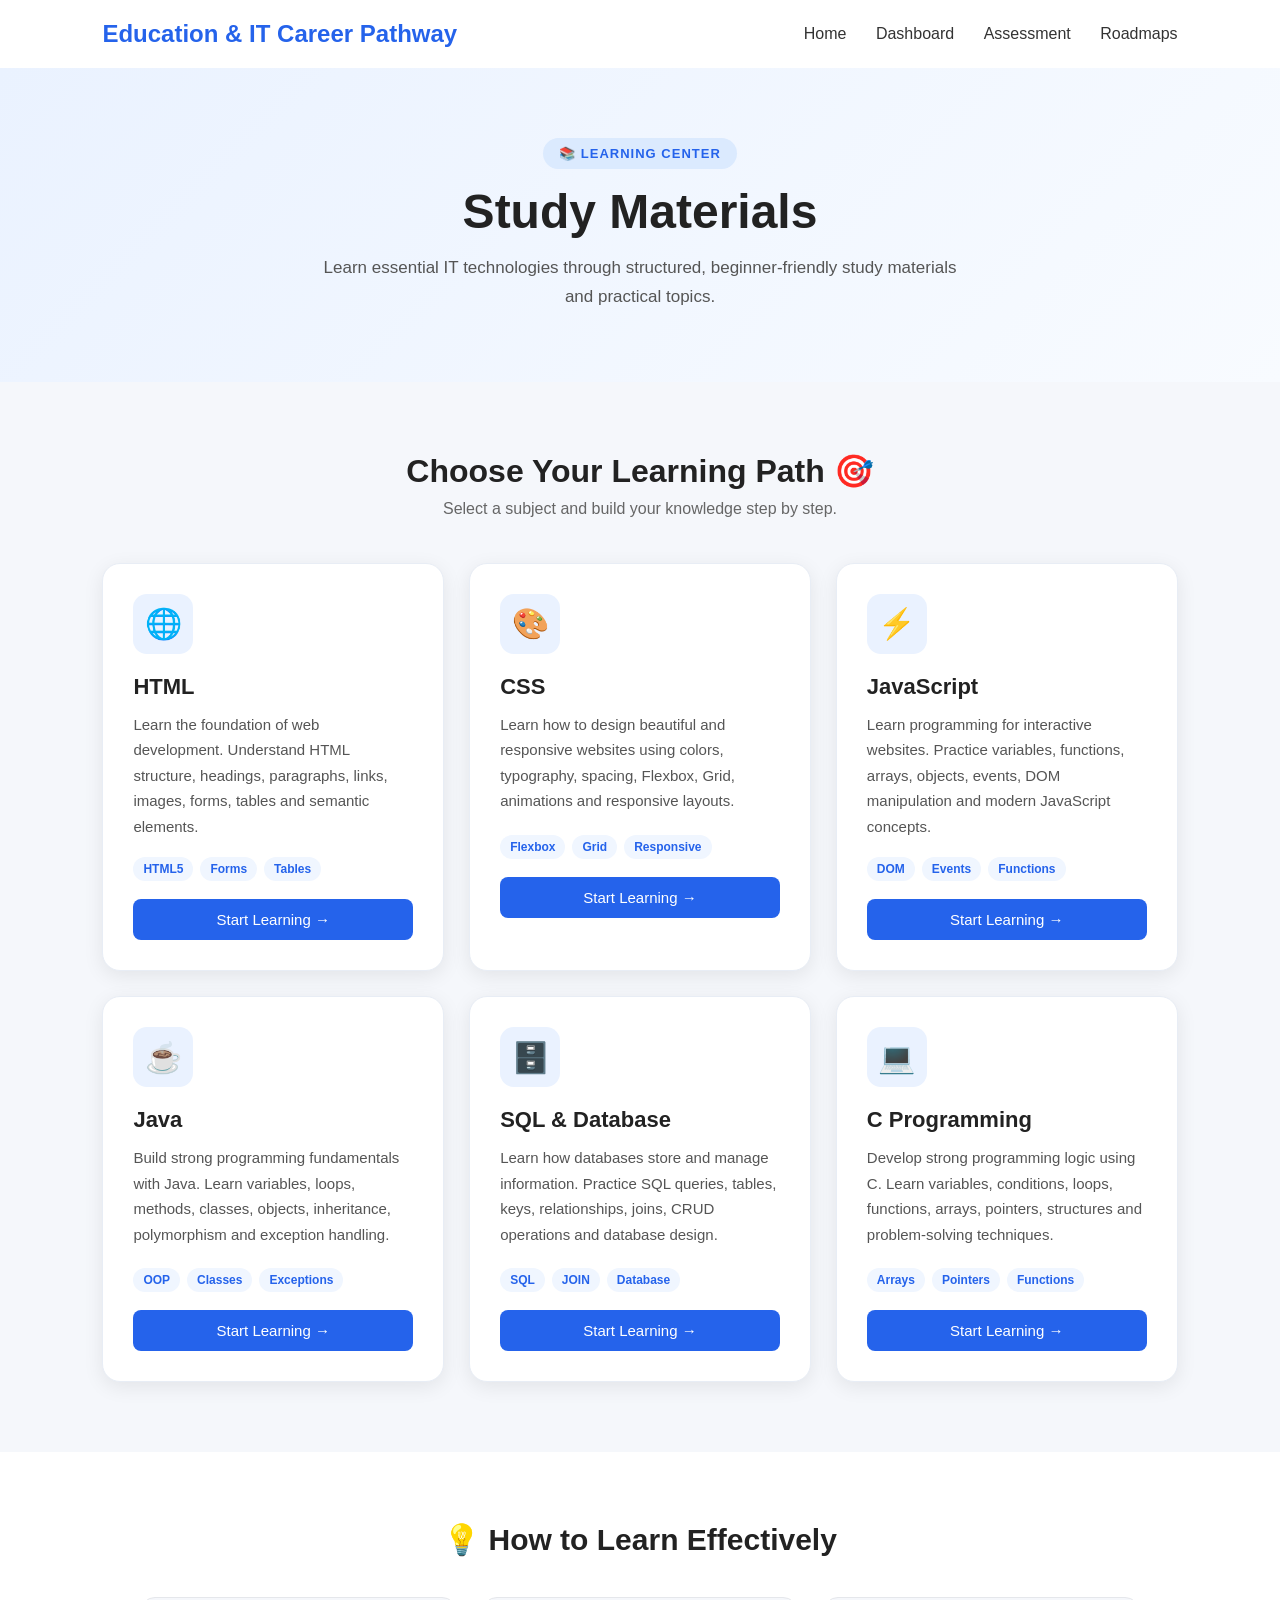
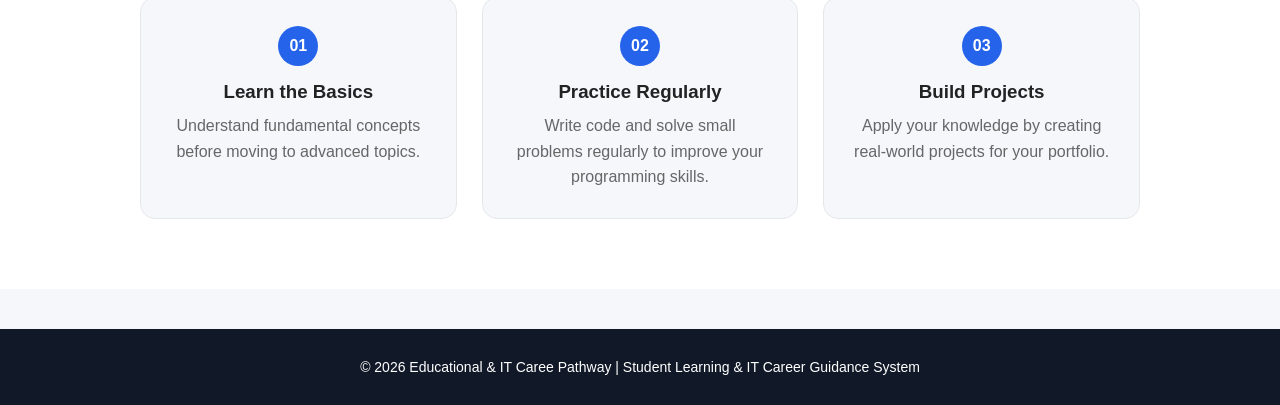
<file: materials.html>
<!DOCTYPE html>
<html lang="en">

<head>
    <meta charset="UTF-8">
    <meta name="viewport" content="width=device-width, initial-scale=1.0">

    <title>Educational & IT Caree Pathway - Study Materials</title>

    <link rel="stylesheet" href="style.css">
</head>

<body>

    <!-- Header -->
    <header>
        <h2>Education & IT Career Pathway</h2>

        <nav>
            <a href="index.html">Home</a>
            <a href="dashboard.html">Dashboard</a>
            <a href="assessment.html">Assessment</a>
            <a href="roadmap.html">Roadmaps</a>
        </nav>
    </header>


    <!-- Materials Hero -->
    <section class="materials-hero">

        <div>
            <span class="materials-badge">📚 LEARNING CENTER</span>

            <h1>Study Materials</h1>

            <p>
                Learn essential IT technologies through structured,
                beginner-friendly study materials and practical topics.
            </p>
        </div>

    </section>


    <!-- Materials Section -->
    <section class="materials-section">

        <div class="materials-heading">

            <h2>Choose Your Learning Path 🎯</h2>

            <p>
                Select a subject and build your knowledge step by step.
            </p>

        </div>


        <div class="materials-container">


            <!-- HTML -->
            <div class="material-card">

                <div class="material-icon">🌐</div>

                <h3>HTML</h3>

                <p>
                    Learn the foundation of web development. Understand
                    HTML structure, headings, paragraphs, links, images,
                    forms, tables and semantic elements.
                </p>

                <div class="material-topics">
                    <span>HTML5</span>
                    <span>Forms</span>
                    <span>Tables</span>
                </div>

                <a href="learning.html#html">
                    <button>Start Learning →</button>
                </a>

            </div>


            <!-- CSS -->
            <div class="material-card">

                <div class="material-icon">🎨</div>

                <h3>CSS</h3>

                <p>
                    Learn how to design beautiful and responsive websites
                    using colors, typography, spacing, Flexbox, Grid,
                    animations and responsive layouts.
                </p>

                <div class="material-topics">
                    <span>Flexbox</span>
                    <span>Grid</span>
                    <span>Responsive</span>
                </div>

                <a href="learning.html#css">
                    <button>Start Learning →</button>
                </a>

            </div>


            <!-- JavaScript -->
            <div class="material-card">

                <div class="material-icon">⚡</div>

                <h3>JavaScript</h3>

                <p>
                    Learn programming for interactive websites. Practice
                    variables, functions, arrays, objects, events, DOM
                    manipulation and modern JavaScript concepts.
                </p>

                <div class="material-topics">
                    <span>DOM</span>
                    <span>Events</span>
                    <span>Functions</span>
                </div>

                <a href="learning.html#javascript">
                    <button>Start Learning →</button>
                </a>

            </div>


            <!-- Java -->
            <div class="material-card">

                <div class="material-icon">☕</div>

                <h3>Java</h3>

                <p>
                    Build strong programming fundamentals with Java.
                    Learn variables, loops, methods, classes, objects,
                    inheritance, polymorphism and exception handling.
                </p>

                <div class="material-topics">
                    <span>OOP</span>
                    <span>Classes</span>
                    <span>Exceptions</span>
                </div>

                <a href="learning.html#java">
                    <button>Start Learning →</button>
                </a>

            </div>


            <!-- SQL -->
            <div class="material-card">

                <div class="material-icon">🗄️</div>

                <h3>SQL & Database</h3>

                <p>
                    Learn how databases store and manage information.
                    Practice SQL queries, tables, keys, relationships,
                    joins, CRUD operations and database design.
                </p>

                <div class="material-topics">
                    <span>SQL</span>
                    <span>JOIN</span>
                    <span>Database</span>
                </div>

                <a href="learning.html#sql">
                    <button>Start Learning →</button>
                </a>

            </div>


            <!-- C -->
            <div class="material-card">

                <div class="material-icon">💻</div>

                <h3>C Programming</h3>

                <p>
                    Develop strong programming logic using C. Learn
                    variables, conditions, loops, functions, arrays,
                    pointers, structures and problem-solving techniques.
                </p>

                <div class="material-topics">
                    <span>Arrays</span>
                    <span>Pointers</span>
                    <span>Functions</span>
                </div>

                <a href="learning.html#c">
                    <button>Start Learning →</button>
                </a>

            </div>


        </div>

    </section>


    <!-- Learning Tips -->
    <section class="learning-tips">

        <h2>💡 How to Learn Effectively</h2>

        <div class="tips-container">

            <div class="tip-card">
                <span>01</span>
                <h3>Learn the Basics</h3>
                <p>
                    Understand fundamental concepts before moving
                    to advanced topics.
                </p>
            </div>

            <div class="tip-card">
                <span>02</span>
                <h3>Practice Regularly</h3>
                <p>
                    Write code and solve small problems regularly
                    to improve your programming skills.
                </p>
            </div>

            <div class="tip-card">
                <span>03</span>
                <h3>Build Projects</h3>
                <p>
                    Apply your knowledge by creating real-world
                    projects for your portfolio.
                </p>
            </div>

        </div>

    </section>


    <!-- Footer -->
    <footer>

        <p>
            © 2026 Educational & IT Caree Pathway | Student Learning & IT Career Guidance System
        </p>

    </footer>


</body>

</html>
</file>
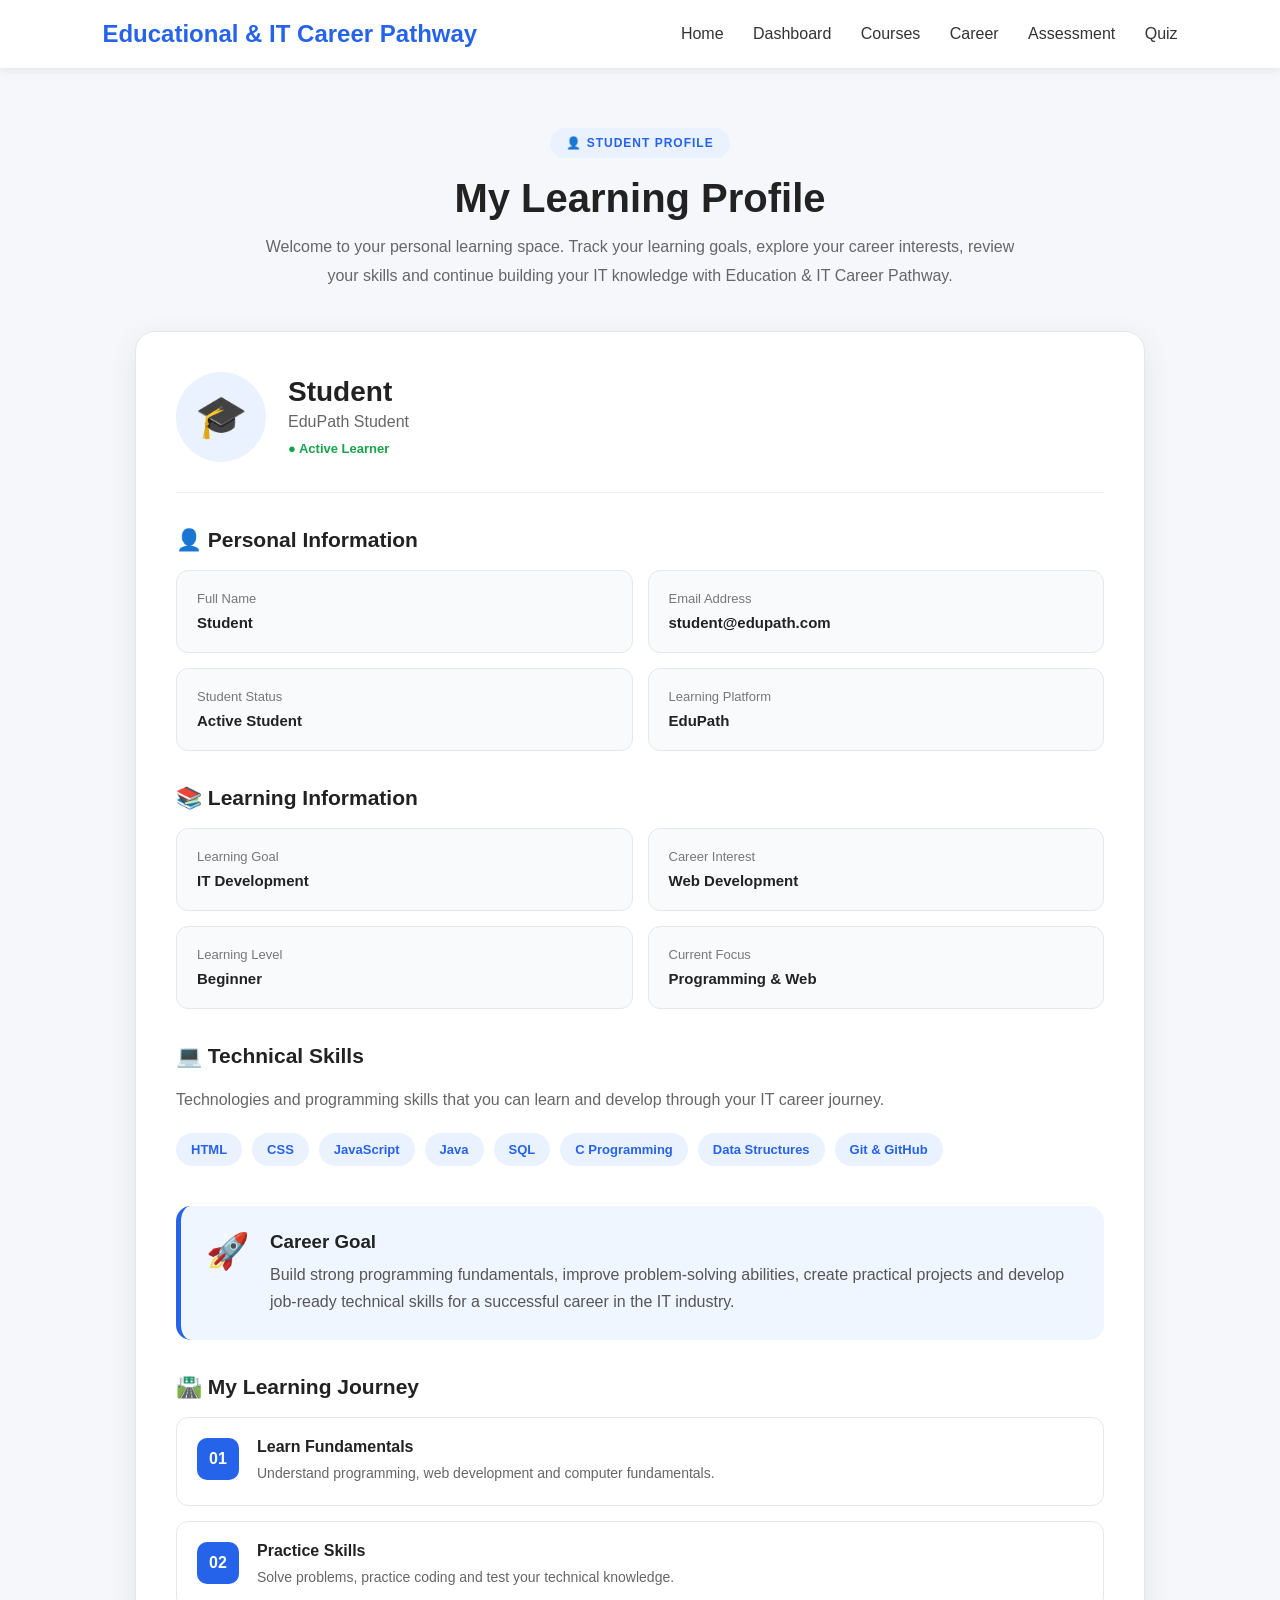
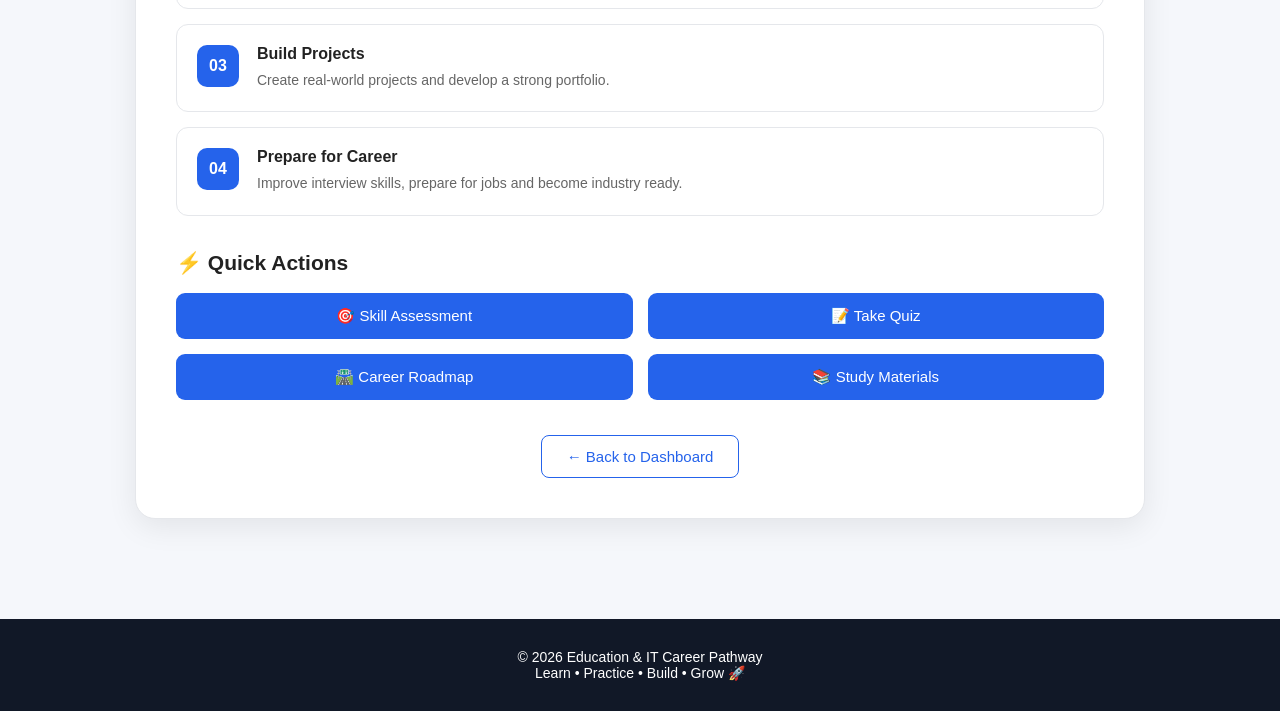
<file: profile.html>
<!DOCTYPE html>
<html lang="en">

<head>

    <meta charset="UTF-8">

    <meta name="viewport"
        content="width=device-width, initial-scale=1.0">

    <title>
        Education & IT Career Pathway - My Profile
    </title>

    <link rel="stylesheet" href="style.css">

</head>


<body>


<!-- ================= HEADER ================= -->

<header>

    <div class="brand">

        <h2>Educational & IT Career Pathway </h2>

        <span>
        
        </span>

    </div>


    <nav>

        <a href="index.html">
            Home
        </a>

        <a href="dashboard.html">
            Dashboard
        </a>

        <a href="materials.html">
            Courses
        </a>

        <a href="roadmap.html">
            Career
        </a>

        <a href="assessment.html">
            Assessment
        </a>

        <a href="quiz.html">
            Quiz
        </a>

    </nav>

</header>



<!-- ================= PROFILE PAGE ================= -->

<section class="profile">


    <!-- Profile Introduction -->

    <div class="profile-intro">

        <span class="profile-badge">
            👤 STUDENT PROFILE
        </span>

        <h1>
            My Learning Profile
        </h1>

        <p>
            Welcome to your personal learning space.
            Track your learning goals, explore your
            career interests, review your skills and
            continue building your IT knowledge with
            Education & IT Career Pathway.
        </p>

    </div>



    <!-- ================= MAIN PROFILE CARD ================= -->

    <div class="profile-card">


        <!-- Profile Header -->

        <div class="profile-header">

            <div class="profile-icon">
                🎓
            </div>

            <div>

                <h2 id="profileName">
                    Student
                </h2>

                <p class="profile-role">
                    EduPath Student
                </p>

                <span class="active-status">
                    ● Active Learner
                </span>

            </div>

        </div>



        <!-- ================= PERSONAL INFORMATION ================= -->

        <div class="profile-section">

            <h3>
                👤 Personal Information
            </h3>

            <div class="profile-grid">


                <div class="profile-info-box">

                    <span>
                        Full Name
                    </span>

                    <strong id="profileNameInfo">
                        Student
                    </strong>

                </div>


                <div class="profile-info-box">

                    <span>
                        Email Address
                    </span>

                    <strong id="profileEmail">
                        student@edupath.com
                    </strong>

                </div>


                <div class="profile-info-box">

                    <span>
                        Student Status
                    </span>

                    <strong>
                        Active Student
                    </strong>

                </div>


                <div class="profile-info-box">

                    <span>
                        Learning Platform
                    </span>

                    <strong>
                        EduPath
                    </strong>

                </div>


            </div>

        </div>



        <!-- ================= LEARNING INFORMATION ================= -->

        <div class="profile-section">

            <h3>
                📚 Learning Information
            </h3>

            <div class="profile-grid">


                <div class="profile-info-box">

                    <span>
                        Learning Goal
                    </span>

                    <strong>
                        IT Development
                    </strong>

                </div>


                <div class="profile-info-box">

                    <span>
                        Career Interest
                    </span>

                    <strong>
                        Web Development
                    </strong>

                </div>


                <div class="profile-info-box">

                    <span>
                        Learning Level
                    </span>

                    <strong>
                        Beginner
                    </strong>

                </div>


                <div class="profile-info-box">

                    <span>
                        Current Focus
                    </span>

                    <strong>
                        Programming & Web
                    </strong>

                </div>


            </div>

        </div>



        <!-- ================= SKILLS ================= -->

        <div class="profile-section">

            <h3>
                💻 Technical Skills
            </h3>

            <p class="section-description">

                Technologies and programming skills
                that you can learn and develop through
                your IT career journey.

            </p>


            <div class="skill-tags">

                <span>
                    HTML
                </span>

                <span>
                    CSS
                </span>

                <span>
                    JavaScript
                </span>

                <span>
                    Java
                </span>

                <span>
                    SQL
                </span>

                <span>
                    C Programming
                </span>

                <span>
                    Data Structures
                </span>

                <span>
                    Git & GitHub
                </span>

            </div>

        </div>



        <!-- ================= CAREER GOAL ================= -->

        <div class="career-profile-box">

            <div class="career-profile-icon">
                🚀
            </div>


            <div>

                <h3>
                    Career Goal
                </h3>

                <p>
                    Build strong programming fundamentals,
                    improve problem-solving abilities,
                    create practical projects and develop
                    job-ready technical skills for a successful
                    career in the IT industry.
                </p>

            </div>

        </div>



        <!-- ================= LEARNING JOURNEY ================= -->

        <div class="profile-section">

            <h3>
                🛣️ My Learning Journey
            </h3>


            <div class="journey-list">


                <div class="journey-item">

                    <div class="journey-number">
                        01
                    </div>

                    <div>

                        <h4>
                            Learn Fundamentals
                        </h4>

                        <p>
                            Understand programming,
                            web development and
                            computer fundamentals.
                        </p>

                    </div>

                </div>



                <div class="journey-item">

                    <div class="journey-number">
                        02
                    </div>

                    <div>

                        <h4>
                            Practice Skills
                        </h4>

                        <p>
                            Solve problems, practice
                            coding and test your
                            technical knowledge.
                        </p>

                    </div>

                </div>



                <div class="journey-item">

                    <div class="journey-number">
                        03
                    </div>

                    <div>

                        <h4>
                            Build Projects
                        </h4>

                        <p>
                            Create real-world projects
                            and develop a strong portfolio.
                        </p>

                    </div>

                </div>



                <div class="journey-item">

                    <div class="journey-number">
                        04
                    </div>

                    <div>

                        <h4>
                            Prepare for Career
                        </h4>

                        <p>
                            Improve interview skills,
                            prepare for jobs and
                            become industry ready.
                        </p>

                    </div>

                </div>


            </div>

        </div>



        <!-- ================= QUICK ACTIONS ================= -->

        <div class="profile-section">

            <h3>
                ⚡ Quick Actions
            </h3>


            <div class="profile-actions">


                <a href="assessment.html">

                    <button>
                        🎯 Skill Assessment
                    </button>

                </a>


                <a href="quiz.html">

                    <button>
                        📝 Take Quiz
                    </button>

                </a>


                <a href="roadmap.html">

                    <button>
                        🛣️ Career Roadmap
                    </button>

                </a>


                <a href="materials.html">

                    <button>
                        📚 Study Materials
                    </button>

                </a>


            </div>

        </div>



        <!-- ================= BACK BUTTON ================= -->

        <div class="profile-bottom">

            <a href="dashboard.html">

                <button>
                    ← Back to Dashboard
                </button>

            </a>

        </div>


    </div>

</section>



<!-- ================= FOOTER ================= -->

<footer>

    <p>
        © 2026 Education & IT Career Pathway
    </p>

    <p>
        Learn • Practice • Build • Grow 🚀
    </p>

</footer>



<script src="script.js"></script>

</body>

</html>
</file>
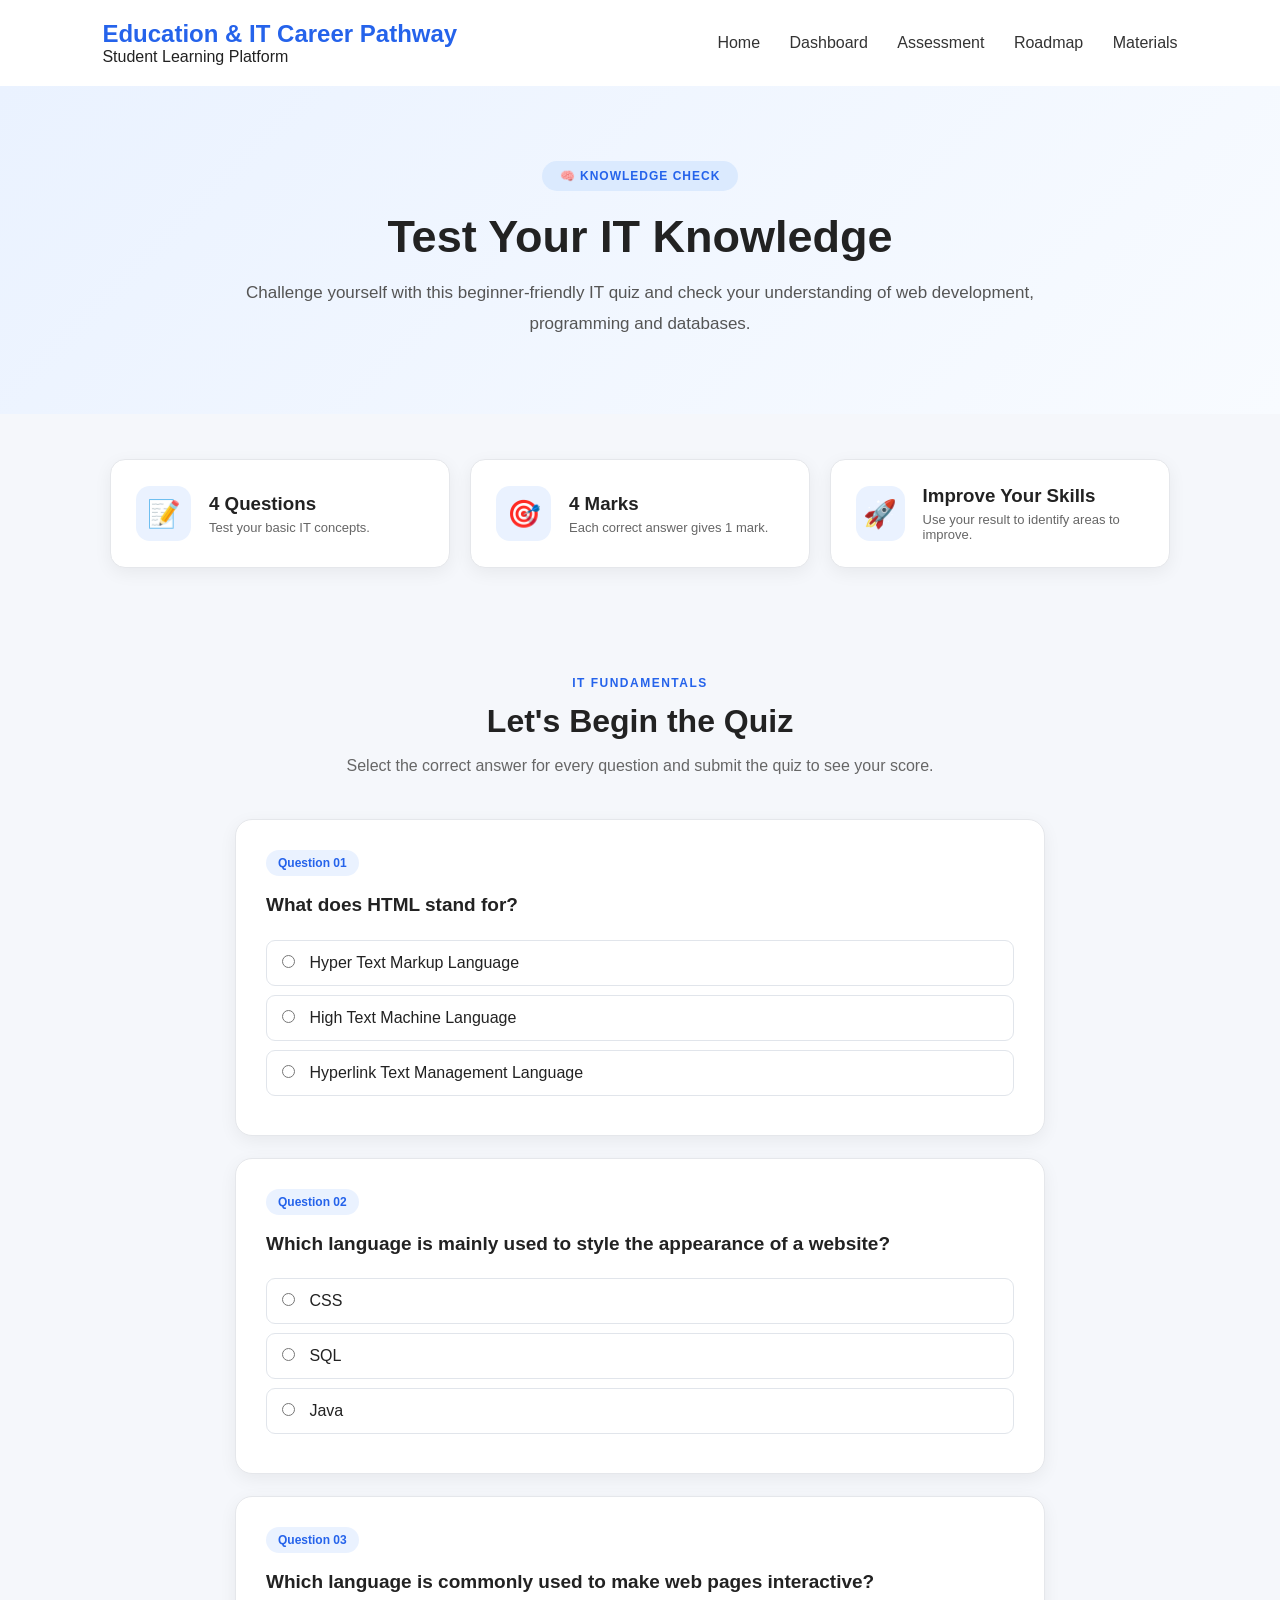
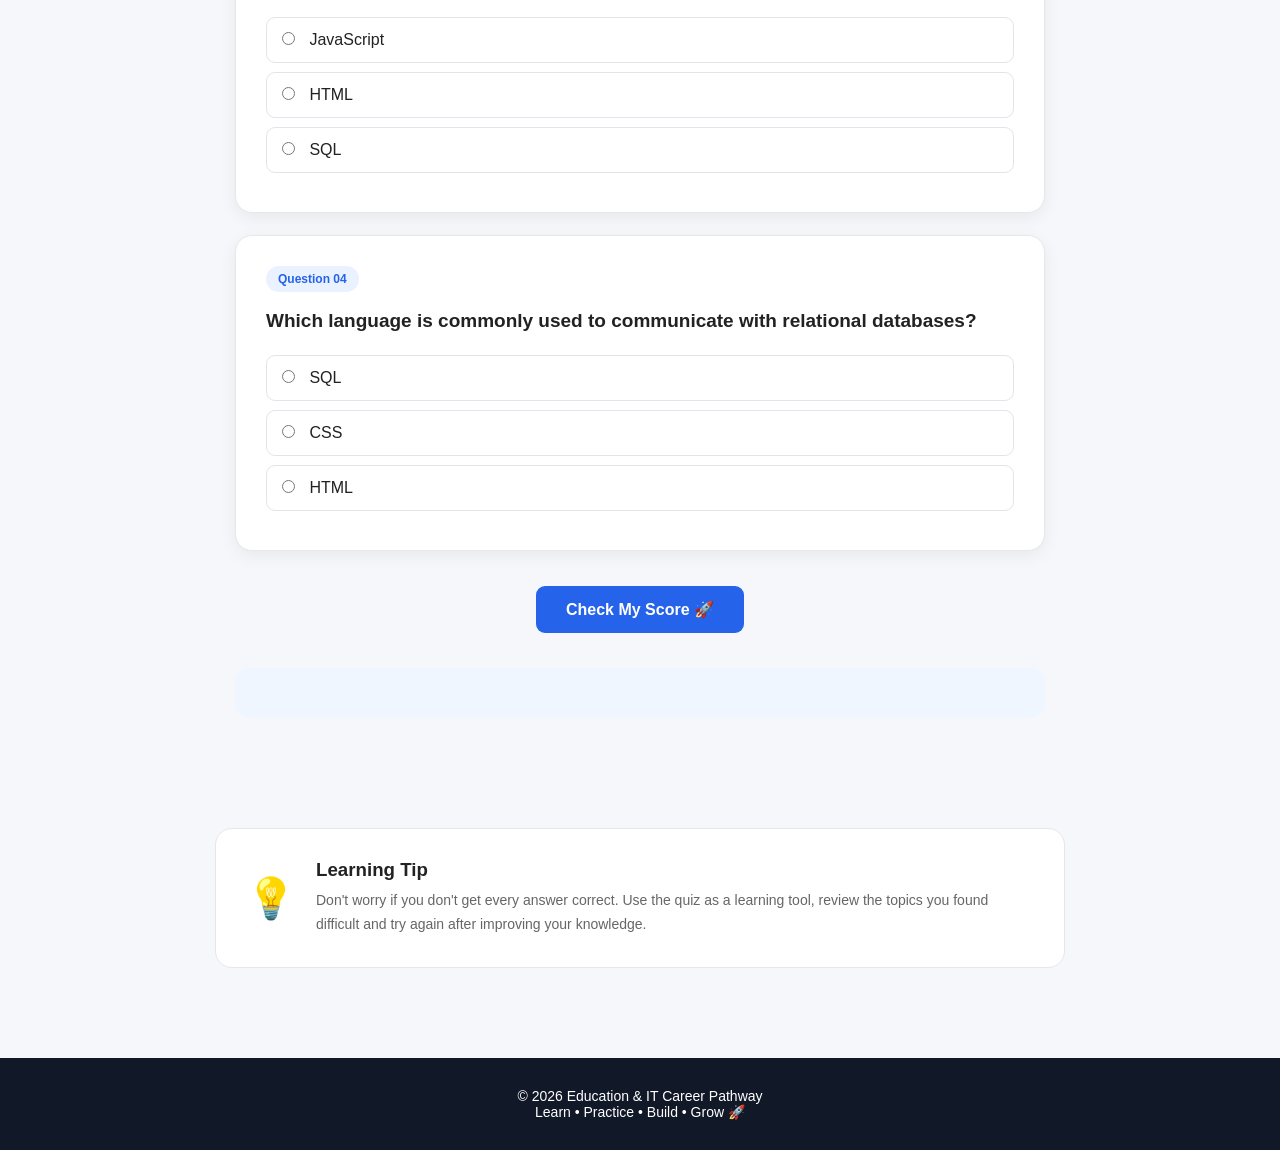
<file: quiz.html>
<!DOCTYPE html>
<html lang="en">

<head>

    <meta charset="UTF-8">

    <meta name="viewport"
        content="width=device-width, initial-scale=1.0">

    <title>Education & IT Career Pathway - IT Quiz</title>

    <link rel="stylesheet" href="style.css">

</head>


<body>


<!-- ================= HEADER ================= -->

<header>

    <div class="brand">

        <h2>Education & IT Career Pathway</h2>

        <span>Student Learning Platform</span>

    </div>


    <nav>

        <a href="index.html">Home</a>

        <a href="dashboard.html">Dashboard</a>

        <a href="assessment.html">Assessment</a>

        <a href="roadmap.html">Roadmap</a>

        <a href="materials.html">Materials</a>

    </nav>

</header>



<!-- ================= QUIZ HERO ================= -->

<section class="quiz-hero">

    <div class="quiz-hero-content">

        <span class="quiz-badge">
            🧠 KNOWLEDGE CHECK
        </span>

        <h1>
            Test Your IT Knowledge
        </h1>

        <p>
            Challenge yourself with this beginner-friendly
            IT quiz and check your understanding of web
            development, programming and databases.
        </p>

    </div>

</section>



<!-- ================= QUIZ INFORMATION ================= -->

<section class="quiz-info">

    <div class="quiz-info-card">

        <div class="quiz-info-icon">
            📝
        </div>

        <div>

            <h3>4 Questions</h3>

            <p>
                Test your basic IT concepts.
            </p>

        </div>

    </div>


    <div class="quiz-info-card">

        <div class="quiz-info-icon">
            🎯
        </div>

        <div>

            <h3>4 Marks</h3>

            <p>
                Each correct answer gives 1 mark.
            </p>

        </div>

    </div>


    <div class="quiz-info-card">

        <div class="quiz-info-icon">
            🚀
        </div>

        <div>

            <h3>Improve Your Skills</h3>

            <p>
                Use your result to identify areas to improve.
            </p>

        </div>

    </div>

</section>



<!-- ================= QUIZ ================= -->

<section class="quiz">


    <div class="quiz-heading">

        <span>
            IT FUNDAMENTALS
        </span>

        <h2>
            Let's Begin the Quiz
        </h2>

        <p>
            Select the correct answer for every question
            and submit the quiz to see your score.
        </p>

    </div>



    <form id="quizForm">


        <!-- QUESTION 1 -->

        <div class="quiz-question">

            <div class="question-number">
                Question 01
            </div>

            <h3>
                What does HTML stand for?
            </h3>

            <label>

                <input
                    type="radio"
                    name="q1"
                    value="1"
                    required>

                Hyper Text Markup Language

            </label>


            <label>

                <input
                    type="radio"
                    name="q1"
                    value="0">

                High Text Machine Language

            </label>


            <label>

                <input
                    type="radio"
                    name="q1"
                    value="0">

                Hyperlink Text Management Language

            </label>

        </div>



        <!-- QUESTION 2 -->

        <div class="quiz-question">

            <div class="question-number">
                Question 02
            </div>

            <h3>
                Which language is mainly used to style
                the appearance of a website?
            </h3>


            <label>

                <input
                    type="radio"
                    name="q2"
                    value="1"
                    required>

                CSS

            </label>


            <label>

                <input
                    type="radio"
                    name="q2"
                    value="0">

                SQL

            </label>


            <label>

                <input
                    type="radio"
                    name="q2"
                    value="0">

                Java

            </label>

        </div>



        <!-- QUESTION 3 -->

        <div class="quiz-question">

            <div class="question-number">
                Question 03
            </div>

            <h3>
                Which language is commonly used to make
                web pages interactive?
            </h3>


            <label>

                <input
                    type="radio"
                    name="q3"
                    value="1"
                    required>

                JavaScript

            </label>


            <label>

                <input
                    type="radio"
                    name="q3"
                    value="0">

                HTML

            </label>


            <label>

                <input
                    type="radio"
                    name="q3"
                    value="0">

                SQL

            </label>

        </div>



        <!-- QUESTION 4 -->

        <div class="quiz-question">

            <div class="question-number">
                Question 04
            </div>

            <h3>
                Which language is commonly used to
                communicate with relational databases?
            </h3>


            <label>

                <input
                    type="radio"
                    name="q4"
                    value="1"
                    required>

                SQL

            </label>


            <label>

                <input
                    type="radio"
                    name="q4"
                    value="0">

                CSS

            </label>


            <label>

                <input
                    type="radio"
                    name="q4"
                    value="0">

                HTML

            </label>

        </div>



        <!-- SUBMIT -->

        <button
            type="submit"
            class="quiz-submit">

            Check My Score 🚀

        </button>


    </form>



    <!-- RESULT -->

    <div
        id="quizResult"
        class="quiz-result">

    </div>


</section>



<!-- ================= LEARNING TIP ================= -->

<section class="quiz-tip">

    <div class="quiz-tip-box">

        <div class="quiz-tip-icon">
            💡
        </div>

        <div>

            <h3>
                Learning Tip
            </h3>

            <p>
                Don't worry if you don't get every answer
                correct. Use the quiz as a learning tool,
                review the topics you found difficult and
                try again after improving your knowledge.
            </p>

        </div>

    </div>

</section>



<!-- ================= FOOTER ================= -->

<footer>

    <p>
        © 2026 Education & IT Career Pathway
    </p>

    <p>
        Learn • Practice • Build • Grow 🚀
    </p>

</footer>



<script src="script.js"></script>

</body>

</html>
</file>
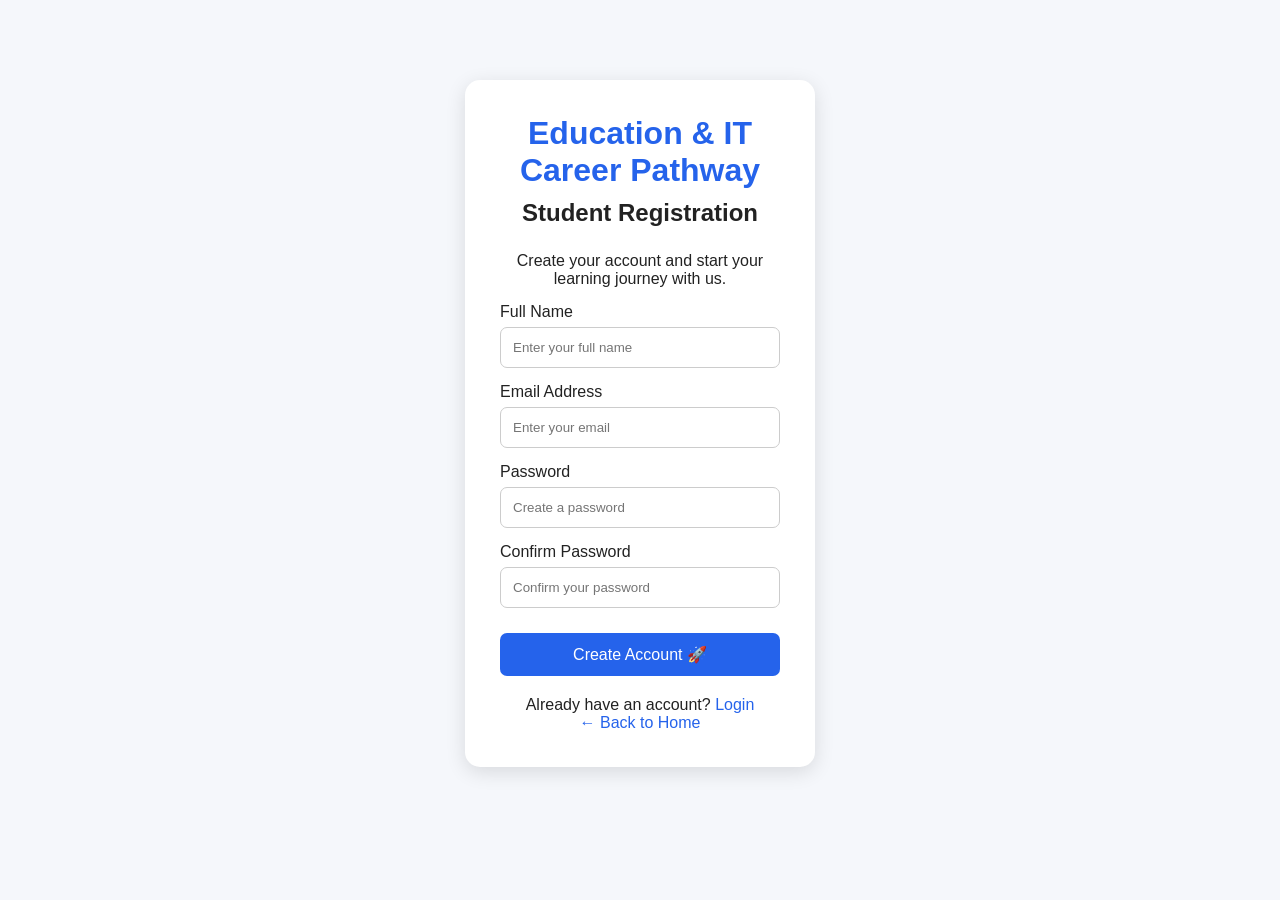
<file: register.html>
<!DOCTYPE html>
<html lang="en">

<head>

    <meta charset="UTF-8">

    <meta name="viewport"
        content="width=device-width, initial-scale=1.0">

    <title>
        Education & IT Career Pathway - Register
    </title>

    <link rel="stylesheet" href="style.css">

</head>


<body>


    <!-- Registration Container -->

    <div class="login-container">


        <!-- Website Brand -->

        <h1>
            Education & IT Career Pathway
        </h1>


        <h2>
            Student Registration
        </h2>


        <p>
            Create your account and start your
            learning journey with us.
        </p>


        <!-- Registration Form -->

        <form id="registerForm">


            <!-- Full Name -->

            <label for="name">
                Full Name
            </label>

            <input
                type="text"
                id="name"
                placeholder="Enter your full name"
                autocomplete="name"
                required>


            <!-- Email -->

            <label for="registerEmail">
                Email Address
            </label>

            <input
                type="email"
                id="registerEmail"
                placeholder="Enter your email"
                autocomplete="email"
                required>


            <!-- Password -->

            <label for="registerPassword">
                Password
            </label>

            <input
                type="password"
                id="registerPassword"
                placeholder="Create a password"
                autocomplete="new-password"
                minlength="6"
                required>


            <!-- Confirm Password -->

            <label for="confirmPassword">
                Confirm Password
            </label>

            <input
                type="password"
                id="confirmPassword"
                placeholder="Confirm your password"
                autocomplete="new-password"
                minlength="6"
                required>


            <!-- Create Account Button -->

            <button type="submit">
                Create Account 🚀
            </button>


        </form>


        <!-- Login Link -->

        <p>

            Already have an account?

            <a href="login.html">
                Login
            </a>

        </p>


        <!-- Home Link -->

        <a href="index.html">
            ← Back to Home
        </a>


    </div>


    <!-- JavaScript -->

    <script src="script.js"></script>


</body>

</html>
</file>
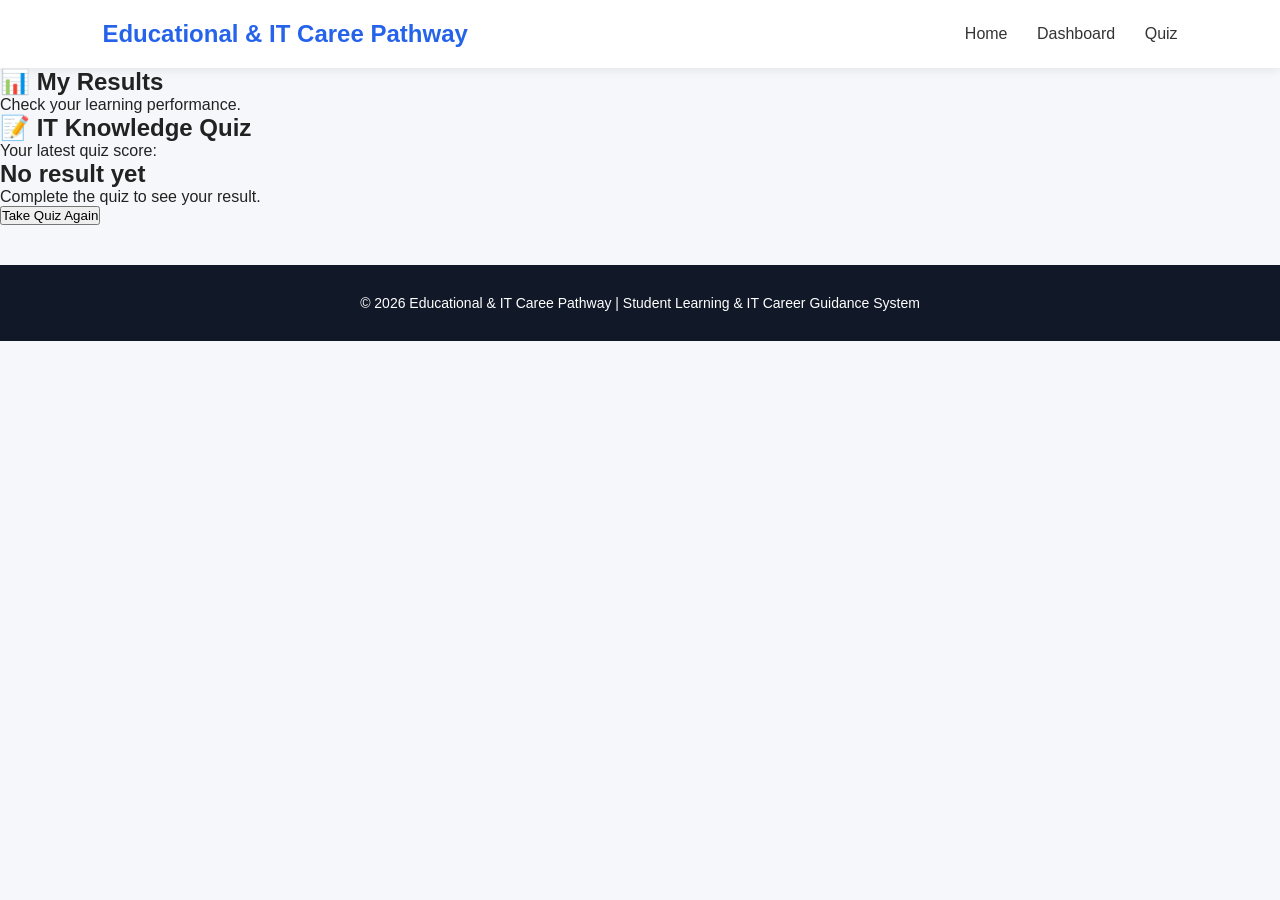
<file: results.html>
<!DOCTYPE html>
<html lang="en">

<head>
    <meta charset="UTF-8">
    <meta name="viewport" content="width=device-width, initial-scale=1.0">

    <title>Educational & IT Caree Pathway - My Results</title>

    <link rel="stylesheet" href="style.css">
</head>

<body>

    <header>
        <h2>Educational & IT Caree Pathway</h2>

        <nav>
            <a href="index.html">Home</a>
            <a href="dashboard.html">Dashboard</a>
            <a href="quiz.html">Quiz</a>
        </nav>
    </header>


    <section class="results">

        <h1>📊 My Results</h1>

        <p>Check your learning performance.</p>

        <div class="result-card">

            <h2>📝 IT Knowledge Quiz</h2>

            <p>
                Your latest quiz score:
            </p>

            <h1 id="savedScore">No result yet</h1>

            <p id="performanceMessage">
                Complete the quiz to see your result.
            </p>

            <a href="quiz.html">
                <button>Take Quiz Again</button>
            </a>

        </div>

    </section>


    <footer>
        <p>© 2026 Educational & IT Caree Pathway | Student Learning & IT Career Guidance System</p>
    </footer>


    <script src="script.js"></script>

</body>

</html>
</file>
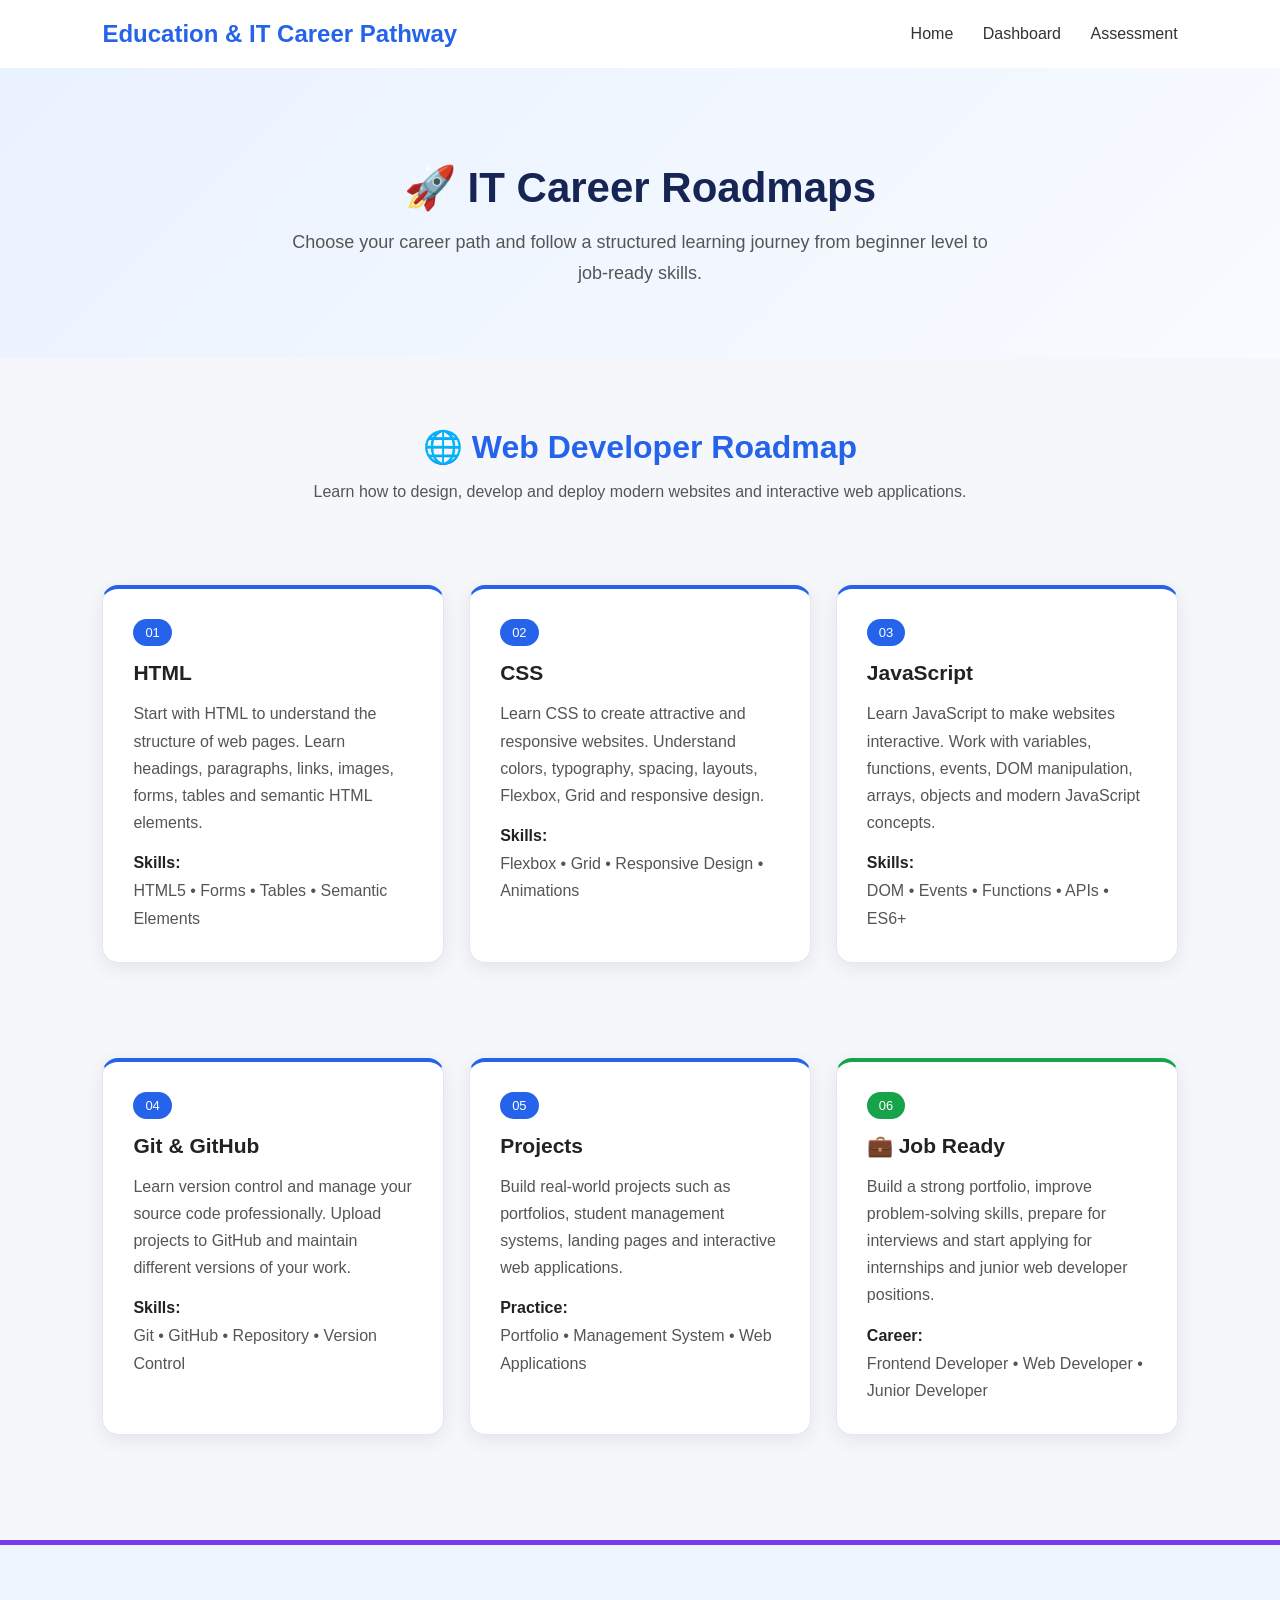
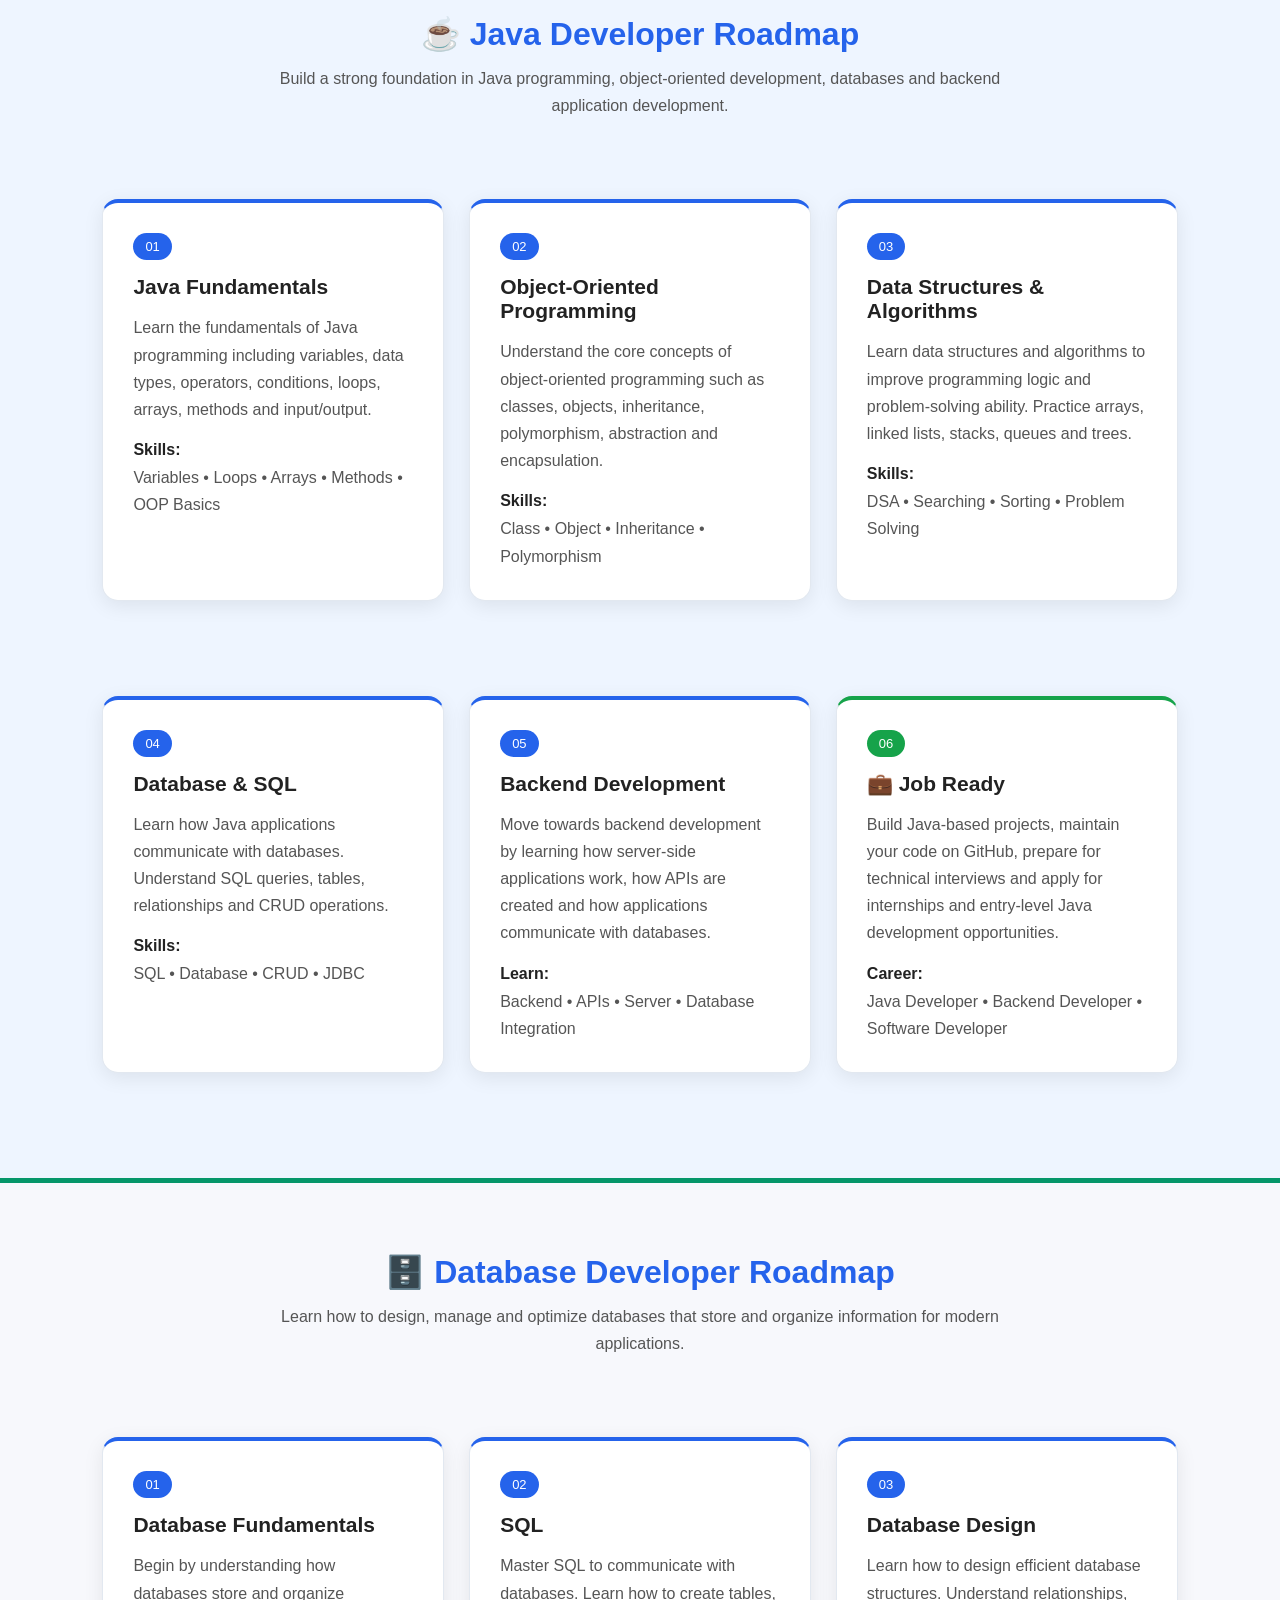
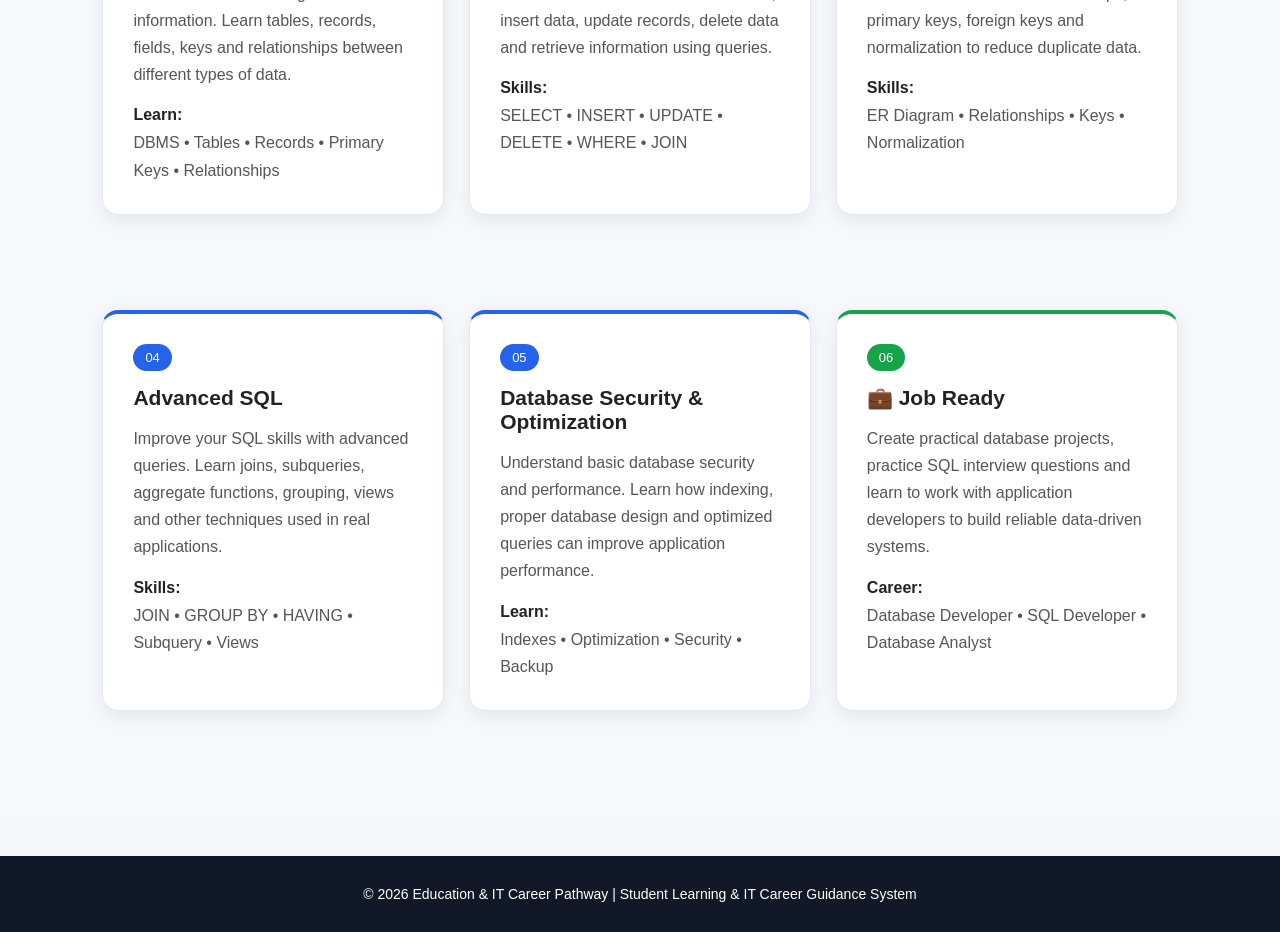
<file: roadmap.html>
<!DOCTYPE html>
<html lang="en">

<head>
    <meta charset="UTF-8">
    <meta name="viewport" content="width=device-width, initial-scale=1.0">

    <title>Education & IT Career Pathway - Career Roadmaps</title>

    <link rel="stylesheet" href="style.css">
</head>

<body>

    <!-- Header -->
    <header>

        <h2>Education & IT Career Pathway</h2>

        <nav>
            <a href="index.html">Home</a>
            <a href="dashboard.html">Dashboard</a>
            <a href="assessment.html">Assessment</a>
        </nav>

    </header>


    <!-- Roadmap Hero -->

    <section class="roadmap-hero">

        <h1>🚀 IT Career Roadmaps</h1>

        <p>
            Choose your career path and follow a structured learning journey
            from beginner level to job-ready skills.
        </p>

    </section>


    <!-- Web Developer -->

    <section class="roadmap-section">

        <div class="roadmap-title">

            <h2>🌐 Web Developer Roadmap</h2>

            <p>
                Learn how to design, develop and deploy modern websites
                and interactive web applications.
            </p>

        </div>


        <div class="roadmap-grid">

            <div class="roadmap-card">

                <span>01</span>

                <h3>HTML</h3>

                <p>
                    Start with HTML to understand the structure of web pages.
                    Learn headings, paragraphs, links, images, forms, tables
                    and semantic HTML elements.
                </p>

                <b>Skills:</b>
                <p>HTML5 • Forms • Tables • Semantic Elements</p>

            </div>


            <div class="roadmap-card">

                <span>02</span>

                <h3>CSS</h3>

                <p>
                    Learn CSS to create attractive and responsive websites.
                    Understand colors, typography, spacing, layouts,
                    Flexbox, Grid and responsive design.
                </p>

                <b>Skills:</b>
                <p>Flexbox • Grid • Responsive Design • Animations</p>

            </div>


            <div class="roadmap-card">

                <span>03</span>

                <h3>JavaScript</h3>

                <p>
                    Learn JavaScript to make websites interactive.
                    Work with variables, functions, events, DOM manipulation,
                    arrays, objects and modern JavaScript concepts.
                </p>

                <b>Skills:</b>
                <p>DOM • Events • Functions • APIs • ES6+</p>

            </div>


            <div class="roadmap-card">

                <span>04</span>

                <h3>Git & GitHub</h3>

                <p>
                    Learn version control and manage your source code
                    professionally. Upload projects to GitHub and maintain
                    different versions of your work.
                </p>

                <b>Skills:</b>
                <p>Git • GitHub • Repository • Version Control</p>

            </div>


            <div class="roadmap-card">

                <span>05</span>

                <h3>Projects</h3>

                <p>
                    Build real-world projects such as portfolios,
                    student management systems, landing pages and
                    interactive web applications.
                </p>

                <b>Practice:</b>
                <p>Portfolio • Management System • Web Applications</p>

            </div>


            <div class="roadmap-card final-card">

                <span>06</span>

                <h3>💼 Job Ready</h3>

                <p>
                    Build a strong portfolio, improve problem-solving skills,
                    prepare for interviews and start applying for internships
                    and junior web developer positions.
                </p>

                <b>Career:</b>
                <p>Frontend Developer • Web Developer • Junior Developer</p>

            </div>

        </div>

    </section>


    <!-- Java Developer -->

    <section class="roadmap-section java-roadmap">

        <div class="roadmap-title">

            <h2>☕ Java Developer Roadmap</h2>

            <p>
                Build a strong foundation in Java programming, object-oriented
                development, databases and backend application development.
            </p>

        </div>


        <div class="roadmap-grid">

            <div class="roadmap-card">

                <span>01</span>

                <h3>Java Fundamentals</h3>

                <p>
                    Learn the fundamentals of Java programming including
                    variables, data types, operators, conditions, loops,
                    arrays, methods and input/output.
                </p>

                <b>Skills:</b>
                <p>Variables • Loops • Arrays • Methods • OOP Basics</p>

            </div>


            <div class="roadmap-card">

                <span>02</span>

                <h3>Object-Oriented Programming</h3>

                <p>
                    Understand the core concepts of object-oriented
                    programming such as classes, objects, inheritance,
                    polymorphism, abstraction and encapsulation.
                </p>

                <b>Skills:</b>
                <p>Class • Object • Inheritance • Polymorphism</p>

            </div>


            <div class="roadmap-card">

                <span>03</span>

                <h3>Data Structures & Algorithms</h3>

                <p>
                    Learn data structures and algorithms to improve
                    programming logic and problem-solving ability.
                    Practice arrays, linked lists, stacks, queues and trees.
                </p>

                <b>Skills:</b>
                <p>DSA • Searching • Sorting • Problem Solving</p>

            </div>


            <div class="roadmap-card">

                <span>04</span>

                <h3>Database & SQL</h3>

                <p>
                    Learn how Java applications communicate with databases.
                    Understand SQL queries, tables, relationships and
                    CRUD operations.
                </p>

                <b>Skills:</b>
                <p>SQL • Database • CRUD • JDBC</p>

            </div>


            <div class="roadmap-card">

                <span>05</span>

                <h3>Backend Development</h3>

                <p>
                    Move towards backend development by learning how
                    server-side applications work, how APIs are created
                    and how applications communicate with databases.
                </p>

                <b>Learn:</b>
                <p>Backend • APIs • Server • Database Integration</p>

            </div>


            <div class="roadmap-card final-card">

                <span>06</span>

                <h3>💼 Job Ready</h3>

                <p>
                    Build Java-based projects, maintain your code on GitHub,
                    prepare for technical interviews and apply for internships
                    and entry-level Java development opportunities.
                </p>

                <b>Career:</b>
                <p>Java Developer • Backend Developer • Software Developer</p>

            </div>

        </div>

    </section>


    <!-- Database Developer -->

    <section class="roadmap-section database-roadmap">

        <div class="roadmap-title">

            <h2>🗄️ Database Developer Roadmap</h2>

            <p>
                Learn how to design, manage and optimize databases that
                store and organize information for modern applications.
            </p>

        </div>


        <div class="roadmap-grid">

            <div class="roadmap-card">

                <span>01</span>

                <h3>Database Fundamentals</h3>

                <p>
                    Begin by understanding how databases store and organize
                    information. Learn tables, records, fields, keys and
                    relationships between different types of data.
                </p>

                <b>Learn:</b>
                <p>DBMS • Tables • Records • Primary Keys • Relationships</p>

            </div>


            <div class="roadmap-card">

                <span>02</span>

                <h3>SQL</h3>

                <p>
                    Master SQL to communicate with databases. Learn how to
                    create tables, insert data, update records, delete data
                    and retrieve information using queries.
                </p>

                <b>Skills:</b>
                <p>SELECT • INSERT • UPDATE • DELETE • WHERE • JOIN</p>

            </div>


            <div class="roadmap-card">

                <span>03</span>

                <h3>Database Design</h3>

                <p>
                    Learn how to design efficient database structures.
                    Understand relationships, primary keys, foreign keys
                    and normalization to reduce duplicate data.
                </p>

                <b>Skills:</b>
                <p>ER Diagram • Relationships • Keys • Normalization</p>

            </div>


            <div class="roadmap-card">

                <span>04</span>

                <h3>Advanced SQL</h3>

                <p>
                    Improve your SQL skills with advanced queries.
                    Learn joins, subqueries, aggregate functions, grouping,
                    views and other techniques used in real applications.
                </p>

                <b>Skills:</b>
                <p>JOIN • GROUP BY • HAVING • Subquery • Views</p>

            </div>


            <div class="roadmap-card">

                <span>05</span>

                <h3>Database Security & Optimization</h3>

                <p>
                    Understand basic database security and performance.
                    Learn how indexing, proper database design and optimized
                    queries can improve application performance.
                </p>

                <b>Learn:</b>
                <p>Indexes • Optimization • Security • Backup</p>

            </div>


            <div class="roadmap-card final-card">

                <span>06</span>

                <h3>💼 Job Ready</h3>

                <p>
                    Create practical database projects, practice SQL
                    interview questions and learn to work with application
                    developers to build reliable data-driven systems.
                </p>

                <b>Career:</b>
                <p>Database Developer • SQL Developer • Database Analyst</p>

            </div>

        </div>

    </section>


    <!-- Footer -->

    <footer>

        <p>
            © 2026 Education & IT Career Pathway | Student Learning & IT Career Guidance System
        </p>

    </footer>

</body>

</html>
</file>
<file: style.css>
* {
    margin: 0;
    padding: 0;
    box-sizing: border-box;
}

body {
    font-family: Arial, sans-serif;
    background: #f5f7fb;
    color: #222;
}

/* Header */
header {
    background: white;
    padding: 20px 8%;
    display: flex;
    justify-content: space-between;
    align-items: center;
    box-shadow: 0 2px 10px rgba(0, 0, 0, 0.08);
}

header h2 {
    color: #2563eb;
}

nav a {
    text-decoration: none;
    color: #333;
    margin-left: 25px;
    font-size: 16px;
}

nav a:hover {
    color: #2563eb;
}

/* Hero */
.hero {
    text-align: center;
    padding: 100px 20px;
    background: #eaf2ff;
}

.hero h1 {
    font-size: 42px;
    max-width: 750px;
    margin: auto;
    line-height: 1.2;
}

.hero p {
    font-size: 18px;
    margin: 25px auto;
    max-width: 600px;
    line-height: 1.6;
}

.hero button {
    padding: 14px 28px;
    border: none;
    border-radius: 8px;
    background: #2563eb;
    color: white;
    font-size: 16px;
    cursor: pointer;
}

.hero button:hover {
    background: #174bb5;
}

/* Features */
.features {
    padding: 70px 8%;
    text-align: center;
}

.features h2 {
    margin-bottom: 40px;
}

.feature-box {
    display: flex;
    justify-content: center;
    gap: 25px;
    flex-wrap: wrap;
}

.feature-box div {
    background: white;
    padding: 30px;
    width: 280px;
    border-radius: 12px;
    box-shadow: 0 4px 15px rgba(0, 0, 0, 0.08);
}

.feature-box h3 {
    margin-bottom: 15px;
}

/* Footer */
footer {
    text-align: center;
    padding: 25px;
    background: #111827;
    color: white;
}

/* Mobile */
@media (max-width: 700px) {

    header {
        flex-direction: column;
        gap: 15px;
    }

    nav a {
        margin: 0 7px;
        font-size: 14px;
    }

    .hero h1 {
        font-size: 30px;
    }
}

/* Login Page */

.login-container {
    width: 350px;
    margin: 80px auto;
    padding: 35px;
    background: white;
    border-radius: 15px;
    box-shadow: 0 5px 20px rgba(0, 0, 0, 0.12);
    text-align: center;
}

.login-container h1 {
    color: #2563eb;
    margin-bottom: 10px;
}

.login-container h2 {
    margin-bottom: 25px;
}

.login-container form {
    text-align: left;
}

.login-container label {
    display: block;
    margin-top: 15px;
    margin-bottom: 6px;
}

.login-container input {
    width: 100%;
    padding: 12px;
    border: 1px solid #ccc;
    border-radius: 7px;
    box-sizing: border-box;
}

.login-container button {
    width: 100%;
    margin-top: 25px;
    padding: 12px;
    border: none;
    border-radius: 7px;
    background: #2563eb;
    color: white;
    font-size: 16px;
    cursor: pointer;
}

.login-container button:hover {
    background: #174bb5;
}

.login-container p {
    margin-top: 20px;
}

.login-container a {
    color: #2563eb;
    text-decoration: none;
}

/* Dashboard */

.dashboard {
    padding: 60px 8%;
    text-align: center;
}

.dashboard h1 {
    font-size: 34px;
    margin-bottom: 12px;
}

.dashboard>p {
    font-size: 17px;
    margin-bottom: 40px;
}

.dashboard-box {
    display: grid;
    grid-template-columns: repeat(3, 1fr);
    gap: 25px;
}

.dashboard-card {
    background: white;
    padding: 30px 20px;
    border-radius: 14px;
    box-shadow: 0 4px 15px rgba(0, 0, 0, 0.08);
}

.dashboard-card h3 {
    margin-bottom: 12px;
}

.dashboard-card p {
    line-height: 1.5;
    margin-bottom: 20px;
}

.dashboard-card button {
    padding: 10px 18px;
    border: none;
    border-radius: 7px;
    background: #2563eb;
    color: white;
    cursor: pointer;
}

.dashboard-card button:hover {
    background: #174bb5;
}

/* Mobile Dashboard */

@media (max-width: 800px) {
    .dashboard-box {
        grid-template-columns: 1fr;
    }
}

/* Skill Assessment */

.assessment {
    max-width: 800px;
    margin: 50px auto;
    padding: 35px;
}

.assessment h1 {
    text-align: center;
    font-size: 34px;
    margin-bottom: 10px;
}

.assessment>p {
    text-align: center;
    margin-bottom: 35px;
}

.question {
    background: white;
    padding: 25px;
    margin-bottom: 20px;
    border-radius: 12px;
    box-shadow: 0 4px 15px rgba(0, 0, 0, 0.08);
}

.question h3 {
    margin-bottom: 18px;
}

.question label {
    display: block;
    padding: 10px;
    margin: 5px 0;
    border: 1px solid #ddd;
    border-radius: 7px;
    cursor: pointer;
}

.question label:hover {
    background: #f0f6ff;
}

.question input {
    margin-right: 10px;
}

.assessment button {
    display: block;
    margin: 30px auto;
    padding: 13px 25px;
    border: none;
    border-radius: 8px;
    background: #2563eb;
    color: white;
    font-size: 16px;
    cursor: pointer;
}

.assessment button:hover {
    background: #174bb5;
}

#assessmentResult {
    text-align: center;
    font-size: 20px;
    font-weight: bold;
    margin-top: 20px;
}

/* Mobile Responsive Design */

@media (max-width: 600px) {

    header {
        padding: 15px 20px;
        flex-direction: column;
        gap: 12px;
    }

    nav {
        display: flex;
        flex-wrap: wrap;
        justify-content: center;
        gap: 10px;
    }

    nav a {
        font-size: 14px;
    }

    .dashboard {
        padding: 35px 20px;
    }

    .dashboard h1 {
        font-size: 26px;
    }

    .dashboard-box {
        grid-template-columns: 1fr;
    }

    .assessment {
        padding: 25px 15px;
    }

    .assessment h1 {
        font-size: 28px;
    }

    .question {
        padding: 20px;
    }

    .roadmap {
        padding: 35px 20px;
    }

    .materials {
        padding: 35px 20px;
    }

    .quiz {
        padding: 35px 20px;
    }

    .results {
        padding: 35px 20px;
    }

    .profile {
        padding: 35px 20px;
    }

}

/* Responsive Design */

@media (max-width: 900px) {

    .dashboard-box,
    .materials-container {
        grid-template-columns: 1fr 1fr;
    }

}

@media (max-width: 600px) {

    header {
        flex-direction: column;
        text-align: center;
    }

    nav {
        display: flex;
        flex-wrap: wrap;
        justify-content: center;
        gap: 10px;
    }

    .dashboard-box,
    .materials-container {
        grid-template-columns: 1fr;
    }

    .dashboard,
    .assessment,
    .roadmap,
    .materials,
    .quiz,
    .results,
    .profile {
        width: auto;
        padding: 25px 15px;
    }

    h1 {
        font-size: 28px;
    }

    .dashboard-card,
    .material-card,
    .quiz-question,
    .question,
    .result-card,
    .profile-card {
        width: auto;
    }

}

/* Home Page Hero */

.hero {
    min-height: 70vh;
    display: flex;
    align-items: center;
    justify-content: center;
    text-align: center;
    padding: 50px 20px;
}

.hero-content {
    max-width: 750px;
}

.hero h1 {
    font-size: 48px;
    margin-bottom: 20px;
}

.hero p {
    font-size: 18px;
    line-height: 1.7;
    margin-bottom: 30px;
}

.hero button {
    padding: 14px 28px;
    font-size: 16px;
    cursor: pointer;
}

/* Career Cards */

.career-section {
    text-align: center;
    padding: 60px 20px;
}

.career-section h2 {
    font-size: 32px;
    margin-bottom: 10px;
}

.career-container {
    display: grid;
    grid-template-columns: repeat(3, 1fr);
    gap: 25px;
    max-width: 1100px;
    margin: 40px auto 0;
}

.career-card {
    padding: 25px;
    border-radius: 12px;
    text-align: center;
}

.career-card h3 {
    margin-bottom: 15px;
}

.career-card p {
    line-height: 1.6;
    margin-bottom: 20px;
}

.career-card button {
    padding: 10px 20px;
    cursor: pointer;
}

/* Phone */

@media (max-width: 600px) {

    .career-container {
        grid-template-columns: 1fr;
    }

}

/* Career Card Design */

.career-card {
    background: white;
    padding: 30px 25px;
    border-radius: 14px;
    box-shadow: 0 4px 15px rgba(0, 0, 0, 0.08);
    transition: transform 0.2s ease;
}

.career-card:hover {
    transform: translateY(-5px);
}

.career-card h3 {
    color: #2563eb;
}

.career-card button {
    border: none;
    border-radius: 7px;
    background: #2563eb;
    color: white;
}

.career-card button:hover {
    background: #174bb5;
}

/* Feature Card Design */

.feature-box div {
    transition: transform 0.2s ease;
}

.feature-box div:hover {
    transform: translateY(-5px);
}

.feature-box h3 {
    color: #2563eb;
}

/* Footer Design */

footer {
    margin-top: 40px;
    padding: 30px 20px;
    text-align: center;
    background: #111827;
    color: white;
}

footer p {
    margin: 0;
    font-size: 14px;
}

/* Why Choose EduPath */

.why-section {
    padding: 60px 8%;
    text-align: center;
}

.why-section h2 {
    font-size: 32px;
    margin-bottom: 40px;
}

.why-container {
    display: grid;
    grid-template-columns: repeat(3, 1fr);
    gap: 25px;
    max-width: 1100px;
    margin: auto;
}

.why-card {
    background: white;
    padding: 30px 25px;
    border-radius: 14px;
    box-shadow: 0 4px 15px rgba(0, 0, 0, 0.08);
}

.why-card h3 {
    color: #2563eb;
    margin-bottom: 15px;
}

.why-card p {
    line-height: 1.6;
}

/* Phone */

@media (max-width: 600px) {

    .why-container {
        grid-template-columns: 1fr;
    }

}

/* Mobile Hero Fix */

@media (max-width: 600px) {

    .hero {
        min-height: auto;
        padding: 60px 20px;
    }

    .hero h1 {
        font-size: 30px;
    }

    .hero p {
        font-size: 16px;
        margin: 18px auto;
    }

    .hero-content {
        width: 100%;
    }

}

/* =================================
   CAREER ROADMAP PAGE
================================= */

.roadmap-hero {
    padding: 80px 20px;
    text-align: center;
    background: linear-gradient(135deg, #eaf2ff, #f5f3ff);
}

.roadmap-badge {
    display: inline-block;
    padding: 10px 18px;
    border-radius: 30px;
    background: white;
    color: #2563eb;
    font-weight: bold;
    box-shadow: 0 3px 12px rgba(0, 0, 0, 0.08);
}

.roadmap-hero h1 {
    font-size: 46px;
    margin: 25px 0 15px;
    color: #172554;
}

.roadmap-hero p {
    max-width: 750px;
    margin: auto;
    font-size: 18px;
    line-height: 1.7;
    color: #475569;
}


/* Main Section */

.roadmap-section {
    padding: 70px 6%;
    background: #f8fafc;
}

.roadmap-section>h2 {
    text-align: center;
    font-size: 34px;
    color: #172554;
}

.section-subtitle {
    text-align: center;
    margin: 12px auto 45px;
    color: #64748b;
}


/* Career Card */

.roadmap-card {
    max-width: 1150px;
    margin: 35px auto;
    padding: 35px;
    border-radius: 20px;
    background: white;
    box-shadow: 0 8px 30px rgba(0, 0, 0, 0.08);
    border: 1px solid #e2e8f0;
}


/* Career Information */

.career-info {
    max-width: 850px;
}

.career-icon {
    width: 65px;
    height: 65px;
    display: flex;
    align-items: center;
    justify-content: center;
    border-radius: 18px;
    background: #eaf2ff;
    font-size: 32px;
    margin-bottom: 18px;
}

.career-info h2 {
    font-size: 30px;
    margin-bottom: 8px;
    color: #172554;
}

.career-info h4 {
    color: #2563eb;
    margin-bottom: 18px;
}

.career-info p {
    line-height: 1.7;
    color: #475569;
    margin-bottom: 12px;
}


/* Steps */

.steps {
    margin-top: 35px;
}

.steps>h3 {
    margin-bottom: 20px;
    color: #172554;
}

.step {
    display: flex;
    gap: 18px;
    padding: 20px;
    margin-bottom: 15px;
    border-radius: 14px;
    background: #f8fafc;
    border: 1px solid #e2e8f0;
    transition: 0.3s;
}

.step:hover {
    transform: translateX(5px);
    box-shadow: 0 5px 18px rgba(0, 0, 0, 0.08);
}

.step>span {
    min-width: 38px;
    height: 38px;
    display: flex;
    align-items: center;
    justify-content: center;
    border-radius: 50%;
    background: #2563eb;
    color: white;
    font-weight: bold;
}

.step h4 {
    margin-bottom: 7px;
    color: #1e293b;
    font-size: 18px;
}

.step p {
    color: #64748b;
    line-height: 1.6;
}


/* Different Career Cards */

.java-roadmap {
    border-top: 5px solid #7c3aed;
}

.java-roadmap .career-icon {
    background: #f1eaff;
}

.database-roadmap {
    border-top: 5px solid #059669;
}

.database-roadmap .career-icon {
    background: #e7fff6;
}


/* Career Opportunities */

.career-opportunities {
    margin-top: 25px;
    padding: 16px 20px;
    border-radius: 12px;
    background: #eef5ff;
    color: #2563eb;
    line-height: 1.7;
}


/* Other Careers */

.other-careers {
    padding: 70px 6%;
    text-align: center;
}

.other-careers h2 {
    font-size: 32px;
    color: #172554;
}

.other-careers>p {
    margin: 12px auto 35px;
    color: #64748b;
}

.other-career-container {
    max-width: 1100px;
    margin: auto;
    display: grid;
    grid-template-columns: repeat(3, 1fr);
    gap: 25px;
}

.other-card {
    padding: 28px;
    background: white;
    border-radius: 16px;
    border: 1px solid #e2e8f0;
    box-shadow: 0 5px 18px rgba(0, 0, 0, 0.06);
    transition: 0.3s;
}

.other-card:hover {
    transform: translateY(-6px);
}

.other-card h3 {
    margin-bottom: 12px;
    color: #2563eb;
}

.other-card p {
    color: #64748b;
    line-height: 1.6;
}


/* Mobile */

@media (max-width: 700px) {

    .roadmap-hero {
        padding: 55px 20px;
    }

    .roadmap-hero h1 {
        font-size: 31px;
    }

    .roadmap-hero p {
        font-size: 16px;
    }

    .roadmap-section {
        padding: 45px 15px;
    }

    .roadmap-section>h2 {
        font-size: 27px;
    }

    .roadmap-card {
        padding: 22px;
        margin: 25px auto;
    }

    .career-info h2 {
        font-size: 26px;
    }

    .step {
        padding: 16px;
        gap: 12px;
    }

    .step p {
        font-size: 14px;
    }

    .other-careers {
        padding: 50px 15px;
    }

    .other-career-container {
        grid-template-columns: 1fr;
    }

}

/* ============================= */
/* PROFESSIONAL ROADMAP DESIGN */
/* ============================= */

.roadmap-hero {
    text-align: center;
    padding: 70px 20px;
    background: linear-gradient(135deg, #eaf2ff, #f8fbff);
}

.roadmap-hero h1 {
    font-size: 42px;
    margin-bottom: 15px;
}

.roadmap-hero p {
    max-width: 700px;
    margin: auto;
    line-height: 1.7;
    color: #555;
}

.roadmap-section {
    padding: 70px 8%;
    background: #f5f7fb;
}

.java-roadmap {
    background: #eef5ff;
}

.database-roadmap {
    background: #f7f8fc;
}

.roadmap-title {
    text-align: center;
    max-width: 800px;
    margin: 0 auto 45px;
}

.roadmap-title h2 {
    font-size: 32px;
    color: #2563eb;
    margin-bottom: 12px;
}

.roadmap-title p {
    color: #555;
    line-height: 1.7;
}

.roadmap-grid {
    max-width: 1100px;
    margin: auto;
    display: grid;
    grid-template-columns: repeat(3, 1fr);
    gap: 25px;
}

.roadmap-card {
    background: white;
    padding: 30px;
    border-radius: 16px;
    box-shadow: 0 5px 20px rgba(0, 0, 0, 0.08);
    border-top: 4px solid #2563eb;
    transition: 0.3s;
}

.roadmap-card:hover {
    transform: translateY(-6px);
    box-shadow: 0 10px 25px rgba(0, 0, 0, 0.12);
}

.roadmap-card span {
    display: inline-block;
    background: #2563eb;
    color: white;
    padding: 6px 12px;
    border-radius: 20px;
    font-size: 13px;
    margin-bottom: 15px;
}

.roadmap-card h3 {
    font-size: 21px;
    margin-bottom: 15px;
}

.roadmap-card p {
    color: #555;
    line-height: 1.7;
}

.roadmap-card b {
    display: block;
    margin-top: 18px;
    margin-bottom: 5px;
}

.final-card {
    border-top-color: #16a34a;
}

.final-card span {
    background: #16a34a;
}


/* Mobile */

@media (max-width: 800px) {

    .roadmap-grid {
        grid-template-columns: 1fr 1fr;
    }

}

@media (max-width: 600px) {

    .roadmap-hero {
        padding: 50px 20px;
    }

    .roadmap-hero h1 {
        font-size: 30px;
    }

    .roadmap-section {
        padding: 50px 15px;
    }

    .roadmap-title h2 {
        font-size: 26px;
    }

    .roadmap-grid {
        grid-template-columns: 1fr;
    }

    .roadmap-card {
        padding: 25px;
    }

}

/* ================================= */
/* PROFESSIONAL STUDY MATERIALS PAGE */
/* ================================= */

.materials-hero {
    min-height: 300px;
    padding: 70px 20px;
    display: flex;
    justify-content: center;
    align-items: center;
    text-align: center;
    background: linear-gradient(135deg, #eaf2ff, #f8fbff);
}

.materials-hero h1 {
    font-size: 48px;
    margin: 15px 0;
}

.materials-hero p {
    max-width: 650px;
    margin: auto;
    color: #555;
    line-height: 1.7;
    font-size: 17px;
}

.materials-badge {
    display: inline-block;
    padding: 8px 16px;
    border-radius: 30px;
    background: #dbeafe;
    color: #2563eb;
    font-size: 13px;
    font-weight: bold;
    letter-spacing: 1px;
}


/* Materials Section */

.materials-section {
    padding: 70px 8%;
    background: #f5f7fb;
}

.materials-heading {
    text-align: center;
    margin-bottom: 45px;
}

.materials-heading h2 {
    font-size: 32px;
    margin-bottom: 10px;
}

.materials-heading p {
    color: #666;
}


/* Cards */

.materials-container {
    max-width: 1150px;
    margin: auto;

    display: grid;
    grid-template-columns: repeat(3, 1fr);

    gap: 25px;
}

.material-card {
    background: white;

    padding: 30px;

    border-radius: 18px;

    box-shadow: 0 5px 20px rgba(0, 0, 0, 0.08);

    border: 1px solid #e8edf5;

    transition: 0.3s;
}

.material-card:hover {
    transform: translateY(-7px);

    box-shadow: 0 12px 30px rgba(0, 0, 0, 0.12);
}

.material-icon {
    width: 60px;
    height: 60px;

    display: flex;
    align-items: center;
    justify-content: center;

    border-radius: 14px;

    background: #eaf2ff;

    font-size: 30px;

    margin-bottom: 20px;
}

.material-card h3 {
    font-size: 22px;
    margin-bottom: 12px;
}

.material-card p {
    color: #555;

    line-height: 1.7;

    font-size: 15px;

    min-height: 105px;
}


/* Topics */

.material-topics {
    display: flex;
    flex-wrap: wrap;

    gap: 7px;

    margin: 18px 0;
}

.material-topics span {
    background: #f0f6ff;

    color: #2563eb;

    padding: 5px 10px;

    border-radius: 20px;

    font-size: 12px;

    font-weight: bold;
}


/* Button */

.material-card button {
    width: 100%;

    padding: 12px;

    border: none;

    border-radius: 8px;

    background: #2563eb;

    color: white;

    font-size: 15px;

    cursor: pointer;

    transition: 0.3s;
}

.material-card button:hover {
    background: #174bb5;
}


/* Learning Tips */

.learning-tips {
    padding: 70px 8%;

    text-align: center;

    background: white;
}

.learning-tips h2 {
    font-size: 30px;

    margin-bottom: 40px;
}

.tips-container {
    max-width: 1000px;

    margin: auto;

    display: grid;

    grid-template-columns: repeat(3, 1fr);

    gap: 25px;
}

.tip-card {
    padding: 28px;

    border-radius: 15px;

    background: #f5f7fb;

    border: 1px solid #e5e7eb;
}

.tip-card span {
    display: inline-flex;

    width: 40px;
    height: 40px;

    align-items: center;
    justify-content: center;

    border-radius: 50%;

    background: #2563eb;

    color: white;

    font-weight: bold;

    margin-bottom: 15px;
}

.tip-card h3 {
    margin-bottom: 10px;
}

.tip-card p {
    color: #666;

    line-height: 1.6;
}


/* Mobile */

@media (max-width: 900px) {

    .materials-container {
        grid-template-columns: 1fr 1fr;
    }

    .tips-container {
        grid-template-columns: 1fr 1fr;
    }

}


@media (max-width: 600px) {

    .materials-hero {
        min-height: 260px;

        padding: 50px 20px;
    }

    .materials-hero h1 {
        font-size: 34px;
    }

    .materials-section {
        padding: 50px 15px;
    }

    .materials-heading h2 {
        font-size: 26px;
    }

    .materials-container {
        grid-template-columns: 1fr;
    }

    .tips-container {
        grid-template-columns: 1fr;
    }

    .material-card {
        padding: 25px;
    }

}

/* ========================================= */
/* PROFESSIONAL LEARNING CENTER */
/* ========================================= */

.learning-hero {
    padding: 80px 20px;
    text-align: center;
    background: linear-gradient(135deg, #eaf2ff, #f8fbff);
}

.learning-hero span {
    display: inline-block;
    padding: 8px 18px;
    background: #dbeafe;
    color: #2563eb;
    border-radius: 30px;
    font-size: 13px;
    font-weight: bold;
    letter-spacing: 1px;
}

.learning-hero h1 {
    font-size: 46px;
    margin: 20px 0 15px;
}

.learning-hero p {
    max-width: 700px;
    margin: auto;
    color: #555;
    font-size: 17px;
    line-height: 1.7;
}


/* Learning Section */

.learning-section {
    padding: 70px 8%;
    background: #f5f7fb;
}

.learning-section.alternate {
    background: white;
}

.learning-title {
    max-width: 1100px;
    margin: 0 auto 40px;

    display: flex;
    align-items: center;
    gap: 20px;
}

.learning-icon {
    min-width: 75px;
    height: 75px;

    display: flex;
    align-items: center;
    justify-content: center;

    background: #eaf2ff;

    border-radius: 18px;

    font-size: 38px;
}

.learning-title h2 {
    font-size: 30px;
    margin-bottom: 8px;
}

.learning-title p {
    color: #666;
}


/* Topic Grid */

.topic-grid {
    max-width: 1100px;
    margin: auto;

    display: grid;

    grid-template-columns: repeat(3, 1fr);

    gap: 22px;
}


/* Topic Cards */

.topic-card {
    position: relative;

    background: white;

    padding: 28px;

    border-radius: 16px;

    border: 1px solid #e5e7eb;

    box-shadow: 0 5px 18px rgba(0, 0, 0, 0.06);

    transition: 0.3s;
}

.alternate .topic-card {
    background: #f8fafc;
}

.topic-card:hover {
    transform: translateY(-6px);

    box-shadow: 0 12px 28px rgba(0, 0, 0, 0.11);
}

.topic-card>span {
    display: inline-flex;

    width: 38px;
    height: 38px;

    align-items: center;
    justify-content: center;

    border-radius: 50%;

    background: #2563eb;

    color: white;

    font-size: 13px;

    font-weight: bold;

    margin-bottom: 18px;
}

.topic-card h3 {
    font-size: 19px;

    margin-bottom: 12px;
}

.topic-card p {
    color: #555;

    line-height: 1.7;

    font-size: 14px;
}


/* Mobile */

@media (max-width: 900px) {

    .topic-grid {
        grid-template-columns: 1fr 1fr;
    }

}


@media (max-width: 600px) {

    .learning-hero {
        padding: 55px 20px;
    }

    .learning-hero h1 {
        font-size: 34px;
    }

    .learning-section {
        padding: 50px 15px;
    }

    .learning-title {
        align-items: flex-start;
    }

    .learning-title h2 {
        font-size: 24px;
    }

    .learning-icon {
        min-width: 60px;
        height: 60px;
        font-size: 28px;
    }

    .topic-grid {
        grid-template-columns: 1fr;
    }

    .topic-card {
        padding: 24px;
    }

}

/* ================================= */
/* PROFESSIONAL ABOUT PAGE */
/* ================================= */

.about-hero {
    min-height: 430px;

    display: flex;
    align-items: center;
    justify-content: center;

    text-align: center;

    padding: 80px 20px;

    background: linear-gradient(135deg,
            #eaf2ff,
            #f8fbff);
}

.about-hero-content {
    max-width: 850px;
}

.about-badge {
    display: inline-block;

    padding: 8px 18px;

    border-radius: 30px;

    background: #dbeafe;

    color: #2563eb;

    font-size: 13px;

    font-weight: bold;

    letter-spacing: 1px;
}

.about-hero h1 {
    font-size: 48px;

    margin: 22px 0;

    line-height: 1.2;
}

.about-hero p {
    max-width: 720px;

    margin: auto;

    color: #555;

    font-size: 18px;

    line-height: 1.8;
}


/* About Section */

.about-section {
    padding: 80px 8%;

    background: white;
}

.about-content {
    max-width: 1100px;

    margin: auto;

    display: grid;

    grid-template-columns: 2fr 1fr;

    gap: 60px;

    align-items: center;
}

.section-label {
    color: #2563eb;

    font-size: 13px;

    font-weight: bold;

    letter-spacing: 1.5px;
}

.about-text h2 {
    font-size: 34px;

    margin: 15px 0 25px;
}

.about-text p {
    color: #555;

    line-height: 1.8;

    margin-bottom: 18px;
}

.about-highlight {
    padding: 35px;

    border-radius: 20px;

    background: #f5f8ff;

    border: 1px solid #e1eaff;

    text-align: center;
}

.highlight-icon {
    font-size: 45px;

    margin-bottom: 15px;
}

.about-highlight h3 {
    font-size: 22px;

    margin-bottom: 12px;
}

.about-highlight p {
    color: #666;

    line-height: 1.7;
}


/* Mission */

.mission-section {
    padding: 80px 20px;

    text-align: center;

    background: #f5f7fb;
}

.mission-content {
    max-width: 850px;

    margin: auto;
}

.mission-content h2 {
    font-size: 34px;

    margin: 15px 0 25px;
}

.mission-content p {
    color: #555;

    line-height: 1.8;

    margin-bottom: 15px;
}


/* Features */

.about-features {
    padding: 80px 8%;

    background: white;
}

.section-heading {
    max-width: 750px;

    margin: 0 auto 50px;

    text-align: center;
}

.section-heading h2 {
    font-size: 34px;

    margin: 15px 0;
}

.section-heading p {
    color: #666;

    line-height: 1.7;
}

.about-feature-grid {
    max-width: 1100px;

    margin: auto;

    display: grid;

    grid-template-columns: repeat(3, 1fr);

    gap: 25px;
}

.about-feature-card {
    padding: 30px;

    background: #f8fafc;

    border: 1px solid #e5e7eb;

    border-radius: 18px;

    transition: 0.3s;
}

.about-feature-card:hover {
    transform: translateY(-7px);

    box-shadow:
        0 12px 30px rgba(0, 0, 0, 0.10);
}

.about-feature-icon {
    width: 60px;

    height: 60px;

    display: flex;

    align-items: center;

    justify-content: center;

    background: #eaf2ff;

    border-radius: 15px;

    font-size: 30px;

    margin-bottom: 20px;
}

.about-feature-card h3 {
    font-size: 20px;

    margin-bottom: 12px;
}

.about-feature-card p {
    color: #555;

    line-height: 1.7;

    font-size: 14px;
}


/* How It Works */

.how-section {
    padding: 80px 8%;

    background: #f5f7fb;
}

.steps-container {
    max-width: 1100px;

    margin: auto;

    display: grid;

    grid-template-columns: repeat(4, 1fr);

    gap: 20px;
}

.step-card {
    background: white;

    padding: 28px;

    border-radius: 16px;

    border: 1px solid #e5e7eb;
}

.step-number {
    width: 42px;

    height: 42px;

    display: flex;

    align-items: center;

    justify-content: center;

    border-radius: 50%;

    background: #2563eb;

    color: white;

    font-size: 13px;

    font-weight: bold;

    margin-bottom: 18px;
}

.step-card h3 {
    margin-bottom: 12px;
}

.step-card p {
    color: #666;

    line-height: 1.7;

    font-size: 14px;
}


/* Vision */

.vision-section {
    padding: 80px 20px;

    background: white;

    text-align: center;
}

.vision-box {
    max-width: 850px;

    margin: auto;
}

.vision-icon {
    font-size: 48px;

    margin-bottom: 15px;
}

.vision-box h2 {
    font-size: 36px;

    margin: 18px 0 25px;
}

.vision-box p {
    color: #555;

    line-height: 1.8;

    margin-bottom: 15px;
}


/* CTA */

.about-cta {
    padding: 70px 20px;

    text-align: center;

    background: #eaf2ff;
}

.about-cta h2 {
    font-size: 32px;

    margin-bottom: 15px;
}

.about-cta p {
    color: #555;

    margin-bottom: 25px;
}

.about-cta button {
    padding: 14px 28px;

    border: none;

    border-radius: 8px;

    background: #2563eb;

    color: white;

    font-size: 16px;

    cursor: pointer;
}

.about-cta button:hover {
    background: #174bb5;
}


/* Mobile */

@media (max-width: 900px) {

    .about-content {
        grid-template-columns: 1fr;
    }

    .about-feature-grid {
        grid-template-columns: 1fr 1fr;
    }

    .steps-container {
        grid-template-columns: 1fr 1fr;
    }

}


@media (max-width: 600px) {

    .about-hero {
        min-height: 380px;

        padding: 55px 20px;
    }

    .about-hero h1 {
        font-size: 34px;
    }

    .about-hero p {
        font-size: 16px;
    }

    .about-section,
    .about-features,
    .how-section {
        padding: 55px 15px;
    }

    .about-text h2,
    .mission-content h2 {
        font-size: 28px;
    }

    .section-heading h2 {
        font-size: 28px;
    }

    .about-feature-grid,
    .steps-container {
        grid-template-columns: 1fr;
    }

    .vision-box h2 {
        font-size: 29px;
    }

}
/* ================================= */
/* LEARNING PROGRESS TRACKER */
/* ================================= */

.progress-section {
    padding: 70px 8%;
    background: #f5f7fb;
}

.progress-heading {
    max-width: 800px;
    margin: 0 auto 45px;
    text-align: center;
}

.progress-heading span {
    color: #2563eb;
    font-size: 13px;
    font-weight: bold;
    letter-spacing: 1px;
}

.progress-heading h2 {
    font-size: 34px;
    margin: 12px 0;
}

.progress-heading p {
    color: #666;
    line-height: 1.7;
}


/* Progress Container */

.progress-container {
    max-width: 1100px;
    margin: auto;

    display: grid;

    grid-template-columns:
        repeat(2, 1fr);

    gap: 25px;
}


/* Progress Card */

.progress-card {
    background: white;

    padding: 30px;

    border-radius: 18px;

    border: 1px solid #e5e7eb;

    box-shadow:
        0 5px 20px
        rgba(0, 0, 0, 0.06);

    transition: 0.3s;
}

.progress-card:hover {
    transform: translateY(-5px);

    box-shadow:
        0 12px 28px
        rgba(0, 0, 0, 0.10);
}


/* Overall */

.overall-progress {
    text-align: center;
}

.progress-icon {
    font-size: 35px;

    margin-bottom: 10px;
}

.overall-progress h3 {
    font-size: 21px;
}


/* Circle */

.progress-circle {
    width: 140px;
    height: 140px;

    margin: 25px auto;

    border-radius: 50%;

    display: flex;

    align-items: center;
    justify-content: center;

    background:
        conic-gradient(
            #2563eb 65%,
            #e5e7eb 65%
        );
}

.progress-circle::before {
    content: "";

    position: absolute;

    width: 105px;
    height: 105px;

    border-radius: 50%;

    background: white;
}

.progress-circle span {
    position: relative;

    font-size: 25px;

    font-weight: bold;

    color: #2563eb;
}

.overall-progress p {
    color: #666;

    line-height: 1.6;
}


/* Course Progress */

.progress-card-top {
    display: flex;

    align-items: center;

    gap: 12px;

    margin-bottom: 12px;
}

.progress-card-top span {
    font-size: 30px;
}

.progress-card-top h3 {
    font-size: 19px;
}

.progress-card > p {
    color: #666;

    margin-bottom: 18px;
}


/* Progress Bar */

.progress-bar {
    width: 100%;

    height: 10px;

    background: #e5e7eb;

    border-radius: 20px;

    overflow: hidden;

    margin-bottom: 10px;
}

.progress-fill {
    height: 100%;

    background: #2563eb;

    border-radius: 20px;
}

.progress-card strong {
    font-size: 14px;

    color: #2563eb;
}


/* ================================= */
/* STREAK & ACHIEVEMENTS */
/* ================================= */

.streak-section {
    padding: 50px 8%;

    background: white;

    display: flex;

    justify-content: center;

    gap: 25px;

    flex-wrap: wrap;
}

.streak-card {
    width: 400px;

    padding: 25px;

    display: flex;

    align-items: center;

    gap: 20px;

    background: #f8fafc;

    border: 1px solid #e5e7eb;

    border-radius: 15px;
}

.streak-icon {
    width: 55px;
    height: 55px;

    display: flex;

    align-items: center;
    justify-content: center;

    border-radius: 14px;

    background: #eaf2ff;

    font-size: 28px;
}

.streak-card h3 {
    margin-bottom: 7px;
}

.streak-card p {
    color: #666;

    font-size: 14px;
}


/* ================================= */
/* MOBILE */
/* ================================= */

@media (max-width: 700px) {

    .progress-section {
        padding: 50px 15px;
    }

    .progress-heading h2 {
        font-size: 28px;
    }

    .progress-container {
        grid-template-columns: 1fr;
    }

    .streak-section {
        padding: 40px 15px;
    }

    .streak-card {
        width: 100%;
    }

}


/* ================================= */
/* PROFESSIONAL QUIZ PAGE */
/* ================================= */

.quiz-hero {
    padding: 75px 20px;

    text-align: center;

    background: linear-gradient(
        135deg,
        #eaf2ff,
        #f8fbff
    );
}

.quiz-hero-content {
    max-width: 800px;

    margin: auto;
}

.quiz-badge {
    display: inline-block;

    padding: 8px 18px;

    border-radius: 30px;

    background: #dbeafe;

    color: #2563eb;

    font-size: 12px;

    font-weight: bold;

    letter-spacing: 1px;
}

.quiz-hero h1 {
    font-size: 45px;

    margin: 20px 0 15px;
}

.quiz-hero p {
    color: #555;

    font-size: 17px;

    line-height: 1.8;
}


/* Quiz Information */

.quiz-info {
    max-width: 1100px;

    margin: 0 auto;

    padding: 45px 20px;

    display: grid;

    grid-template-columns:
        repeat(3, 1fr);

    gap: 20px;
}

.quiz-info-card {
    display: flex;

    align-items: center;

    gap: 18px;

    padding: 25px;

    background: white;

    border: 1px solid #e5e7eb;

    border-radius: 15px;

    box-shadow:
        0 5px 18px
        rgba(0, 0, 0, 0.06);
}

.quiz-info-icon {
    width: 55px;

    height: 55px;

    display: flex;

    align-items: center;

    justify-content: center;

    border-radius: 14px;

    background: #eaf2ff;

    font-size: 27px;
}

.quiz-info-card h3 {
    margin-bottom: 5px;
}

.quiz-info-card p {
    color: #666;

    font-size: 13px;
}


/* Main Quiz */

.quiz {
    max-width: 850px;

    margin: auto;

    padding: 60px 20px;
}

.quiz-heading {
    text-align: center;

    margin-bottom: 40px;
}

.quiz-heading span {
    color: #2563eb;

    font-size: 12px;

    font-weight: bold;

    letter-spacing: 1.5px;
}

.quiz-heading h2 {
    font-size: 32px;

    margin: 12px 0;
}

.quiz-heading p {
    color: #666;

    line-height: 1.7;
}


/* Questions */

.quiz-question {
    background: white;

    padding: 30px;

    margin-bottom: 22px;

    border-radius: 17px;

    border: 1px solid #e5e7eb;

    box-shadow:
        0 5px 18px
        rgba(0, 0, 0, 0.06);

    transition: 0.3s;
}

.quiz-question:hover {
    transform: translateY(-3px);

    box-shadow:
        0 10px 25px
        rgba(0, 0, 0, 0.09);
}

.question-number {
    display: inline-block;

    padding: 6px 12px;

    border-radius: 20px;

    background: #eaf2ff;

    color: #2563eb;

    font-size: 12px;

    font-weight: bold;

    margin-bottom: 15px;
}

.quiz-question h3 {
    font-size: 19px;

    line-height: 1.5;

    margin-bottom: 20px;
}

.quiz-question label {
    display: block;

    padding: 13px 15px;

    margin: 9px 0;

    border: 1px solid #e1e5eb;

    border-radius: 9px;

    cursor: pointer;

    transition: 0.2s;
}

.quiz-question label:hover {
    background: #f0f6ff;

    border-color: #2563eb;
}

.quiz-question input {
    margin-right: 10px;
}


/* Submit Button */

.quiz-submit {
    display: block;

    margin: 35px auto;

    padding: 14px 30px;

    border: none;

    border-radius: 9px;

    background: #2563eb;

    color: white;

    font-size: 16px;

    font-weight: bold;

    cursor: pointer;

    transition: 0.3s;
}

.quiz-submit:hover {
    background: #174bb5;

    transform: translateY(-2px);
}


/* Result */

.quiz-result {
    text-align: center;

    margin-top: 25px;

    padding: 25px;

    border-radius: 15px;

    font-size: 20px;

    font-weight: bold;

    background: #f0f6ff;
}


/* Learning Tip */

.quiz-tip {
    padding: 50px 20px;

    background: #f5f7fb;
}

.quiz-tip-box {
    max-width: 850px;

    margin: auto;

    display: flex;

    align-items: center;

    gap: 20px;

    padding: 30px;

    background: white;

    border-radius: 17px;

    border: 1px solid #e5e7eb;
}

.quiz-tip-icon {
    font-size: 40px;
}

.quiz-tip-box h3 {
    margin-bottom: 8px;
}

.quiz-tip-box p {
    color: #666;

    line-height: 1.7;

    font-size: 14px;
}


/* Mobile */

@media (max-width: 700px) {

    .quiz-hero {
        padding: 55px 20px;
    }

    .quiz-hero h1 {
        font-size: 34px;
    }

    .quiz-info {
        grid-template-columns: 1fr;

        padding: 35px 15px;
    }

    .quiz {
        padding: 45px 15px;
    }

    .quiz-heading h2 {
        font-size: 27px;
    }

    .quiz-question {
        padding: 22px;
    }

    .quiz-tip {
        padding: 40px 15px;
    }

    .quiz-tip-box {
        align-items: flex-start;

        padding: 22px;
    }

}

/* =========================================
   PROFESSIONAL PROFILE PAGE
========================================= */

.profile {
    max-width: 1050px;
    margin: auto;
    padding: 60px 20px;
}


/* Profile Introduction */

.profile-intro {
    text-align: center;
    max-width: 750px;
    margin: 0 auto 40px;
}

.profile-badge {
    display: inline-block;
    padding: 8px 16px;
    border-radius: 30px;
    background: #eaf2ff;
    color: #2563eb;
    font-size: 12px;
    font-weight: bold;
    letter-spacing: 1px;
}

.profile-intro h1 {
    font-size: 40px;
    margin: 18px 0 12px;
}

.profile-intro p {
    color: #666;
    line-height: 1.8;
}


/* Main Card */

.profile-card {
    background: white;
    padding: 40px;
    border-radius: 20px;
    box-shadow: 0 8px 30px rgba(0, 0, 0, 0.08);
    border: 1px solid #e5e7eb;
}


/* Profile Header */

.profile-header {
    display: flex;
    align-items: center;
    gap: 22px;
    padding-bottom: 30px;
    border-bottom: 1px solid #eee;
}

.profile-icon {
    width: 90px;
    height: 90px;
    border-radius: 50%;
    background: #eaf2ff;
    display: flex;
    align-items: center;
    justify-content: center;
    font-size: 42px;
}

.profile-header h2 {
    font-size: 28px;
    margin-bottom: 5px;
}

.profile-role {
    color: #666;
    margin-bottom: 8px;
}

.active-status {
    color: #16a34a;
    font-size: 13px;
    font-weight: bold;
}


/* Sections */

.profile-section {
    margin-top: 35px;
}

.profile-section h3 {
    font-size: 21px;
    margin-bottom: 18px;
}

.section-description {
    color: #666;
    line-height: 1.7;
    margin-bottom: 20px;
}


/* Information Grid */

.profile-grid {
    display: grid;
    grid-template-columns: repeat(2, 1fr);
    gap: 15px;
}

.profile-info-box {
    padding: 20px;
    background: #f8fafc;
    border: 1px solid #e5e7eb;
    border-radius: 12px;
}

.profile-info-box span {
    display: block;
    color: #777;
    font-size: 13px;
    margin-bottom: 8px;
}

.profile-info-box strong {
    font-size: 15px;
    color: #222;
}


/* Skills */

.skill-tags {
    display: flex;
    flex-wrap: wrap;
    gap: 10px;
}

.skill-tags span {
    padding: 9px 15px;
    background: #eaf2ff;
    color: #2563eb;
    border-radius: 20px;
    font-size: 13px;
    font-weight: bold;
}


/* Career Goal */

.career-profile-box {
    display: flex;
    align-items: flex-start;
    gap: 20px;
    margin-top: 40px;
    padding: 25px;
    background: #f0f6ff;
    border-radius: 15px;
    border-left: 5px solid #2563eb;
}

.career-profile-icon {
    font-size: 35px;
}

.career-profile-box h3 {
    margin-bottom: 8px;
}

.career-profile-box p {
    color: #555;
    line-height: 1.7;
}


/* Learning Journey */

.journey-list {
    display: grid;
    gap: 15px;
}

.journey-item {
    display: flex;
    align-items: flex-start;
    gap: 18px;
    padding: 20px;
    border: 1px solid #e5e7eb;
    border-radius: 12px;
    transition: 0.3s;
}

.journey-item:hover {
    transform: translateY(-3px);
    box-shadow: 0 7px 20px rgba(0, 0, 0, 0.07);
}

.journey-number {
    min-width: 42px;
    height: 42px;
    display: flex;
    align-items: center;
    justify-content: center;
    background: #2563eb;
    color: white;
    border-radius: 10px;
    font-weight: bold;
}

.journey-item h4 {
    margin-bottom: 6px;
}

.journey-item p {
    color: #666;
    line-height: 1.6;
    font-size: 14px;
}


/* Quick Actions */

.profile-actions {
    display: grid;
    grid-template-columns: repeat(2, 1fr);
    gap: 15px;
}

.profile-actions a {
    text-decoration: none;
}

.profile-actions button {
    width: 100%;
    padding: 14px;
    border: none;
    border-radius: 9px;
    background: #2563eb;
    color: white;
    font-size: 15px;
    cursor: pointer;
    transition: 0.3s;
}

.profile-actions button:hover {
    background: #174bb5;
    transform: translateY(-2px);
}


/* Bottom Button */

.profile-bottom {
    text-align: center;
    margin-top: 35px;
}

.profile-bottom button {
    padding: 12px 25px;
    border: 1px solid #2563eb;
    border-radius: 8px;
    background: white;
    color: #2563eb;
    font-size: 15px;
    cursor: pointer;
}

.profile-bottom button:hover {
    background: #2563eb;
    color: white;
}


/* Mobile */

@media (max-width: 700px) {

    .profile {
        padding: 40px 15px;
    }

    .profile-card {
        padding: 25px 18px;
    }

    .profile-intro h1 {
        font-size: 30px;
    }

    .profile-header {
        flex-direction: column;
        text-align: center;
    }

    .profile-grid {
        grid-template-columns: 1fr;
    }

    .profile-actions {
        grid-template-columns: 1fr;
    }

    .career-profile-box {
        flex-direction: column;
    }

}

/* ================================
   MOBILE RESPONSIVE DESIGN
   ================================ */

@media (max-width: 768px) {

    /* Header */
    header {
        padding: 14px 18px;
        flex-direction: column;
        gap: 10px;
        text-align: center;
    }

    header nav {
        display: flex;
        flex-wrap: wrap;
        justify-content: center;
        gap: 12px;
    }

    /* Hero Section */
    .hero {
        min-height: auto;
        height: auto;
        padding: 70px 20px 65px;
        text-align: center;
    }

    .hero h1 {
        font-size: 32px;
        line-height: 1.2;
        margin-bottom: 15px;
    }

    .hero p {
        font-size: 16px;
        line-height: 1.6;
        margin-bottom: 25px;
    }

    .hero button {
        padding: 12px 22px;
        font-size: 15px;
    }

    /* Features / Offers */
    .features,
    .feature-container,
    .cards {
        padding: 45px 18px;
    }

    /* Cards */
    .card {
        width: 100%;
        margin-bottom: 18px;
    }

    /* Footer */
    footer {
        padding: 25px 15px;
        text-align: center;
    }
}

/* Mobile Responsive Home Page */
@media (max-width: 600px) {

    .hero {
        min-height: auto;
        height: auto;
        padding: 60px 20px;
    }

    .hero h1 {
        font-size: 28px;
        margin-bottom: 15px;
    }

    .hero p {
        font-size: 15px;
        line-height: 1.5;
    }

    .hero button {
        margin-top: 15px;
    }

    section {
        padding: 40px 15px;
    }
}
</file>
